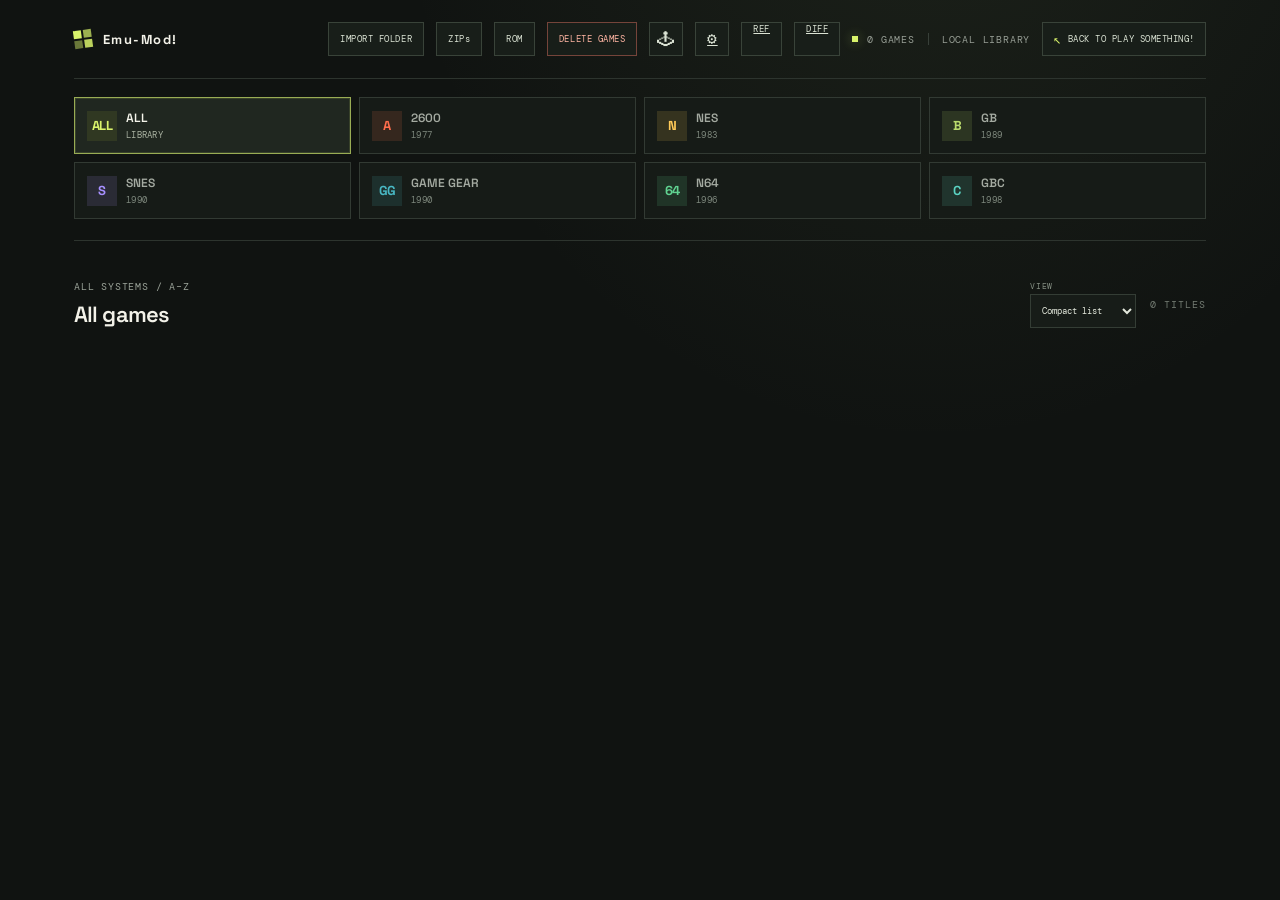
<file: index.html>
<!doctype html>
<html lang="en"><head><meta charset="utf-8"><meta name="viewport" content="width=device-width,initial-scale=1,viewport-fit=cover"><meta name="theme-color" content="#101311"><link rel="icon" href="data:,"><link rel="preconnect" href="https://fonts.googleapis.com"><link rel="preconnect" href="https://fonts.gstatic.com" crossorigin><link href="https://fonts.googleapis.com/css2?family=DM+Mono:wght@400;500&family=Space+Grotesk:wght@400;500;600;700&display=swap" rel="stylesheet"><title>Emu-Mod!</title><link rel="stylesheet" href="style.css"></head>
<body><div class="page-shell"><header class="topbar"><a class="brand" id="brand-home" href="./" aria-label="Emu-Mod! home"><span class="brand-mark" aria-hidden="true"><i></i><i></i><i></i><i></i></span><span>Emu-Mod!</span></a><div class="header-actions"><button class="import-trigger" id="import-folder-button" type="button" aria-label="Import a folder of zipped games"><span class="import-full">IMPORT FOLDER</span><span class="import-short">IMPORT</span></button><button class="import-trigger import-zip-trigger" id="import-zip-button" type="button" aria-label="Choose ZIP files">ZIPs</button><button class="import-trigger import-rom-trigger" id="import-rom-button" type="button" aria-label="Load ROM files directly">ROM</button><button class="import-trigger clear-library-trigger" id="clear-library-button" type="button" aria-label="Delete all games from this browser cache" title="Delete all games and saved states from this browser"><span class="clear-library-full">DELETE GAMES</span><span class="clear-library-short">CLEAR</span></button><span class="clear-cache-feedback" id="clear-cache-feedback" role="status" hidden></span><button class="import-trigger catalog-toggle" id="catalog-toggle" type="button" aria-label="Show all games" title="Show all games" aria-pressed="false" disabled><span aria-hidden="true">🕹</span></button><a class="import-trigger config-toggle" href="config.html" aria-label="Emulator configuration" title="Emulator configuration"><span aria-hidden="true">⚙</span></a><a class="import-trigger reference-toggle" href="emulator-reference.html" aria-label="EmulatorJS-mod technical reference" title="EmulatorJS-mod technical reference">REF</a><a class="import-trigger reference-toggle" href="engine-differences.html" aria-label="EmulatorJS and EmulatorJS-mod differences" title="Engine differences">DIFF</a><a class="import-trigger header-page-link" id="header-links-link" href="links.html" hidden>LINKS</a><input id="folder-picker" type="file" accept=".zip,application/zip" webkitdirectory directory multiple hidden><input id="zip-picker" type="file" accept=".zip,application/zip" multiple hidden><input id="rom-picker" type="file" accept=".a26,.nes,.sfc,.smc,.gb,.gbc,.gg,.z64,.n64,.v64" multiple hidden><div class="library-status"><span class="status-dot"></span><span id="game-count">0 GAMES</span><span class="status-divider"></span><span class="local-label">LOCAL LIBRARY</span></div><a class="play-home-link" href="https://jackrose2028.github.io/play" aria-label="Back to Play Something!"><span aria-hidden="true">↖</span><span class="play-home-long">BACK TO PLAY SOMETHING!</span><span class="play-home-short">PLAY SOMETHING!</span></a></div></header><div class="import-status" id="import-status" role="status" aria-live="polite" hidden><strong id="import-message"></strong><span id="import-detail"></span></div>
<main><nav class="systems" id="systems" aria-label="Choose a console"></nav><section class="shelf" aria-live="polite"><div class="shelf-heading"><div><span class="eyebrow" id="system-era"></span><h2 id="system-name"></h2></div><div class="shelf-tools"><label class="search-box" id="search-box" hidden><button class="search-commit" id="search-commit" type="button" aria-label="Apply game search" title="Apply search">⌕</button><input id="game-search" type="search" placeholder="Find a game" autocomplete="off" aria-label="Search this system"><kbd>/</kbd></label><label class="view-select"><span>VIEW</span><select id="library-view" aria-label="Library view"><option value="compact-list">Compact list</option><option value="standard-list">Standard list</option><option value="detailed-list">Detailed list</option><option value="grid">Grid</option><option value="compact-grid">Compact grid</option><option value="card-grid">Card grid</option><option value="spacious-cards">Spacious cards</option><option value="tiles">Tiles</option><option value="table">Table</option><option value="console-color">Console colors</option></select></label><span class="shelf-index" id="shelf-index"></span></div></div><nav class="alphabet-filter" id="alphabet-filter" aria-label="Filter games by first character" hidden></nav><div class="filter-bar" id="filter-bar" aria-label="Filter games by metadata" hidden></div><div class="game-grid" id="game-grid" hidden></div></section></main>
</div>
<section class="player-overlay" id="player-overlay" aria-hidden="true" role="dialog" aria-modal="true" aria-label="Game player"><div class="player-topline"><div class="player-heading"><span class="live-indicator"></span><span id="player-title">Now playing</span><span id="save-stamp" class="save-stamp" aria-live="polite"></span></div><button class="close-player" id="close-player" aria-label="Close game"><span>ESC</span><b aria-hidden="true">×</b></button></div><div class="player-stage"><div id="emulator-player"></div><div class="visual-overlay" id="visual-overlay" aria-hidden="true" hidden></div></div><div class="touch-deck" id="touch-deck" aria-label="Touch game controls"><div class="touch-left"><div class="touch-dpad" aria-label="Direction pad"><button class="pad-key pad-up" data-pad="4" aria-label="Up">▲</button><button class="pad-key pad-left" data-pad="6" aria-label="Left">◀</button><span class="pad-center" aria-hidden="true"></span><button class="pad-key pad-right" data-pad="7" aria-label="Right">▶</button><button class="pad-key pad-down" data-pad="5" aria-label="Down">▼</button></div><div class="state-controls" id="state-controls" hidden><button class="state-key" id="state-button" type="button" aria-haspopup="menu" aria-expanded="false">STATE</button><span class="state-status" id="state-status" aria-live="polite"></span><div class="state-menu" id="state-menu" role="menu" hidden><button type="button" role="menuitem" data-state-action="save">SAVE</button><button type="button" role="menuitem" data-state-action="load">LOAD</button></div></div></div><div class="touch-mid"><button class="small-key" data-pad="2" data-control="select" aria-label="Select">SELECT</button><button class="small-key" data-pad="3" data-control="start" aria-label="Start">START</button></div><div class="touch-actions"><div class="shoulder-keys" id="shoulder-keys"></div><div class="face-keys" id="face-keys"></div></div></div></div></section><script type="module" src="app.js"></script></body></html>
</file>
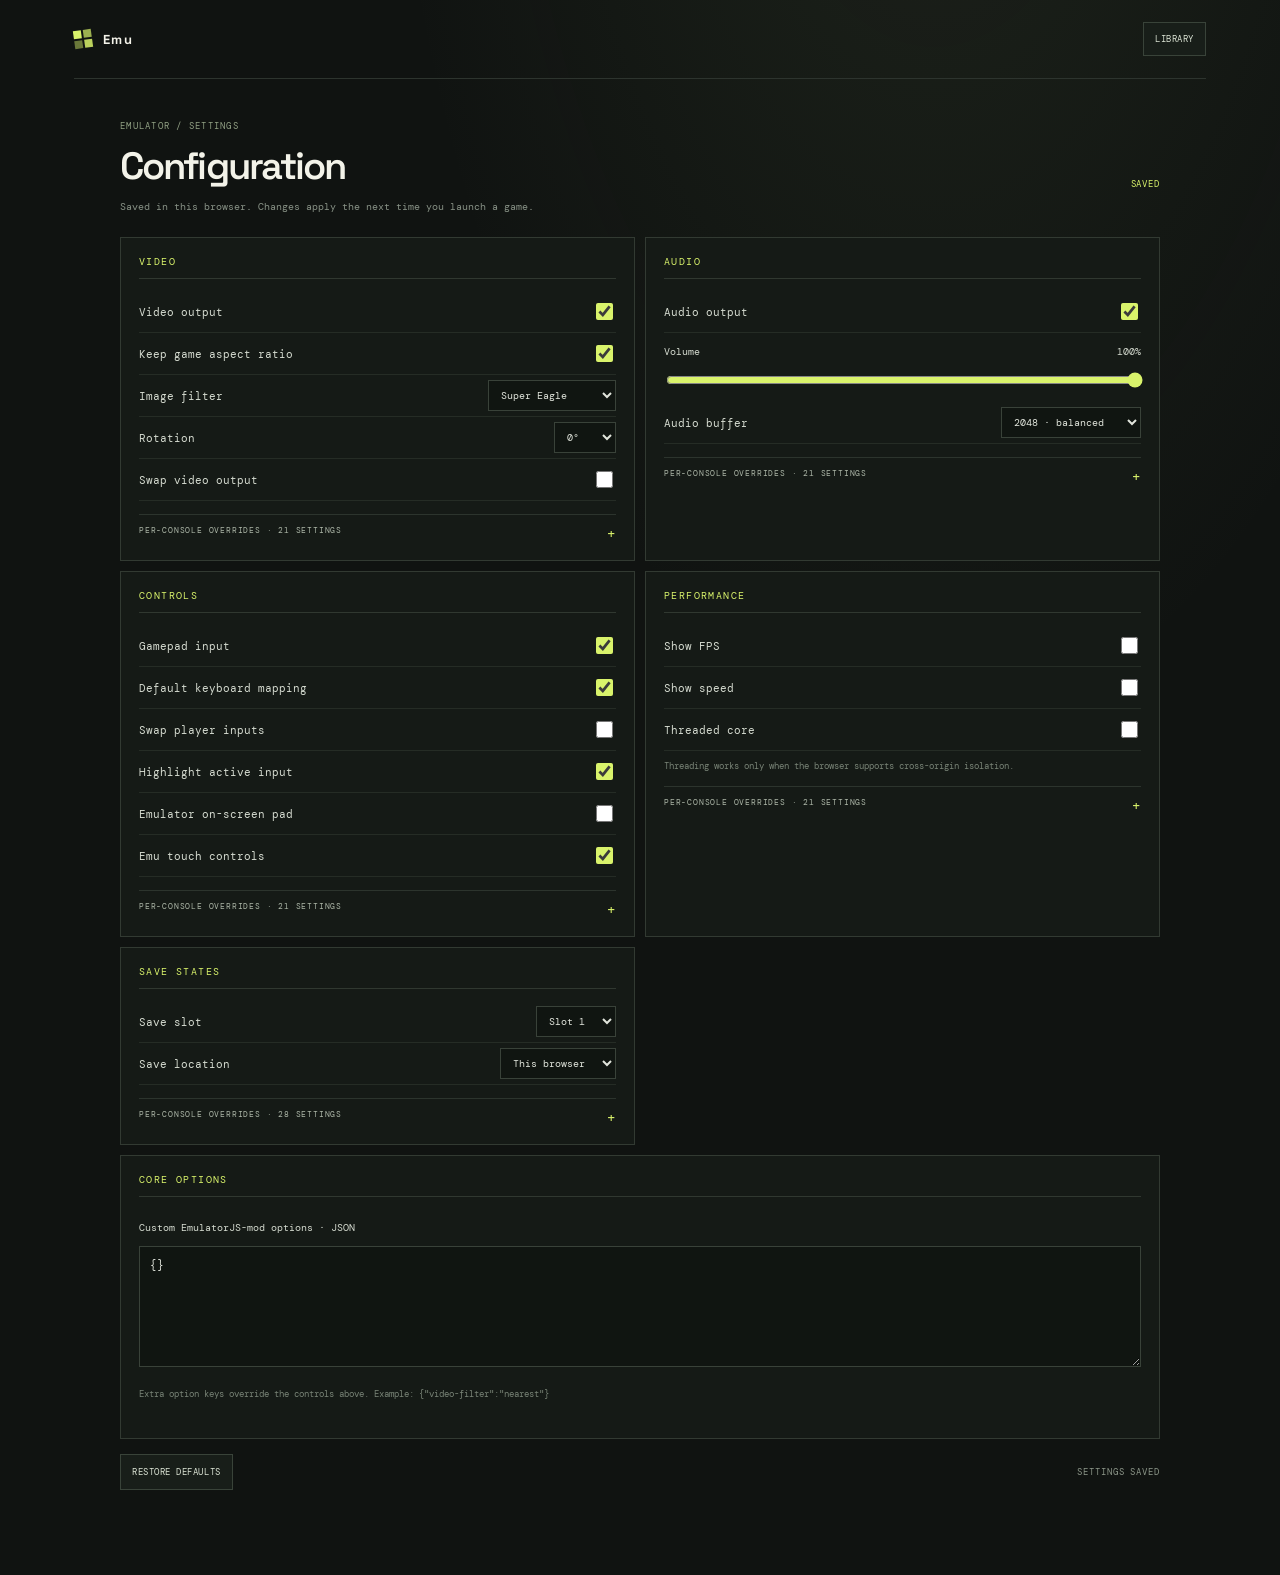
<file: config.html>
<!doctype html>
<html lang="en"><head><meta charset="utf-8"><meta name="viewport" content="width=device-width,initial-scale=1,viewport-fit=cover"><meta name="theme-color" content="#101311"><link rel="icon" href="data:,"><link rel="preconnect" href="https://fonts.googleapis.com"><link rel="preconnect" href="https://fonts.gstatic.com" crossorigin><link href="https://fonts.googleapis.com/css2?family=DM+Mono:wght@400;500&family=Space+Grotesk:wght@400;500;600;700&display=swap" rel="stylesheet"><title>Emu Config</title><link rel="stylesheet" href="style.css"><link rel="stylesheet" href="config.css"></head>
<body><div class="page-shell config-shell"><header class="topbar"><a class="brand" href="./" aria-label="Emu home"><span class="brand-mark" aria-hidden="true"><i></i><i></i><i></i><i></i></span><span>Emu</span></a><nav class="links-header-actions" aria-label="Site links"><a class="import-trigger header-page-link" href="./">LIBRARY</a></nav></header>
<main class="config-main"><div class="config-heading"><div><span class="config-eyebrow">EMULATOR / SETTINGS</span><h1>Configuration</h1></div><span class="save-indicator" id="save-indicator" role="status" aria-live="polite">SAVED</span></div><p class="config-note">Saved in this browser. Changes apply the next time you launch a game.</p>
<form id="settings-form" autocomplete="off"><div class="config-grid">
<section class="config-card"><h2>VIDEO</h2><label class="config-row"><span>Video output</span><input type="checkbox" data-setting="videoEnabled"></label><label class="config-row"><span>Keep game aspect ratio</span><input type="checkbox" data-setting="aspectRatio"></label><label class="config-row"><span>Image filter</span><select data-setting="videoFilter" id="video-filter-select"></select></label><label class="config-row"><span>Rotation</span><select data-setting="videoRotate"><option value="0">0°</option><option value="90">90°</option><option value="180">180°</option><option value="270">270°</option></select></label><label class="config-row"><span>Swap video output</span><input type="checkbox" data-setting="swapVideo"></label><div class="override-host" data-overrides="video"></div></section>
<section class="config-card"><h2>AUDIO</h2><label class="config-row"><span>Audio output</span><input type="checkbox" data-setting="audioEnabled"></label><label class="config-stack"><span>Volume <output data-output="audioVolume"></output></span><input type="range" min="0" max="100" step="1" data-setting="audioVolume"></label><label class="config-row"><span>Audio buffer</span><select data-setting="audioBufferSize"><option value="256">256 · low latency</option><option value="512">512</option><option value="1024">1024</option><option value="2048">2048 · balanced</option><option value="4096">4096 · stable</option></select></label><div class="override-host" data-overrides="audio"></div></section>
<section class="config-card"><h2>CONTROLS</h2><label class="config-row"><span>Gamepad input</span><input type="checkbox" data-setting="gamepad"></label><label class="config-row"><span>Default keyboard mapping</span><input type="checkbox" data-setting="defaultMapping"></label><label class="config-row"><span>Swap player inputs</span><input type="checkbox" data-setting="swapPlayers"></label><label class="config-row"><span>Highlight active input</span><input type="checkbox" data-setting="inputHighlight"></label><label class="config-row"><span>Emulator on-screen pad</span><input type="checkbox" data-setting="emulatorTouch"></label><label class="config-row"><span>Emu touch controls</span><input type="checkbox" data-setting="customTouchControls"></label><div class="override-host" data-overrides="controls"></div></section>
<section class="config-card"><h2>PERFORMANCE</h2><label class="config-row"><span>Show FPS</span><input type="checkbox" data-setting="showFps"></label><label class="config-row"><span>Show speed</span><input type="checkbox" data-setting="showSpeed"></label><label class="config-row"><span>Threaded core</span><input type="checkbox" data-setting="threaded"></label><p class="config-help">Threading works only when the browser supports cross-origin isolation.</p><div class="override-host" data-overrides="performance"></div></section>
<section class="config-card"><h2>SAVE STATES</h2><label class="config-row"><span>Save slot</span><select data-setting="saveSlot"><option value="1">Slot 1</option><option value="2">Slot 2</option><option value="3">Slot 3</option><option value="4">Slot 4</option><option value="5">Slot 5</option><option value="6">Slot 6</option><option value="7">Slot 7</option><option value="8">Slot 8</option><option value="9">Slot 9</option><option value="10">Slot 10</option></select></label><label class="config-row"><span>Save location</span><select data-setting="saveLocation"><option value="browser">This browser</option><option value="download">Download file</option></select></label><div class="override-host" data-overrides="saves"></div></section>
<section class="config-card config-advanced"><h2>CORE OPTIONS</h2><label class="config-stack"><span>Custom EmulatorJS-mod options · JSON</span><textarea id="custom-options" rows="6" spellcheck="false" aria-label="Custom EmulatorJS-mod options as JSON"></textarea></label><p class="config-help">Extra option keys override the controls above. Example: {"video-filter":"nearest"}</p><div class="config-error" id="config-error" role="status" aria-live="polite"></div></section>
</div><div class="config-actions"><button class="import-trigger" id="reset-config" type="button">RESTORE DEFAULTS</button><span id="config-status" aria-live="polite">SETTINGS SAVED</span></div></form></main></div><script type="module" src="config.js"></script></body></html>
</file>
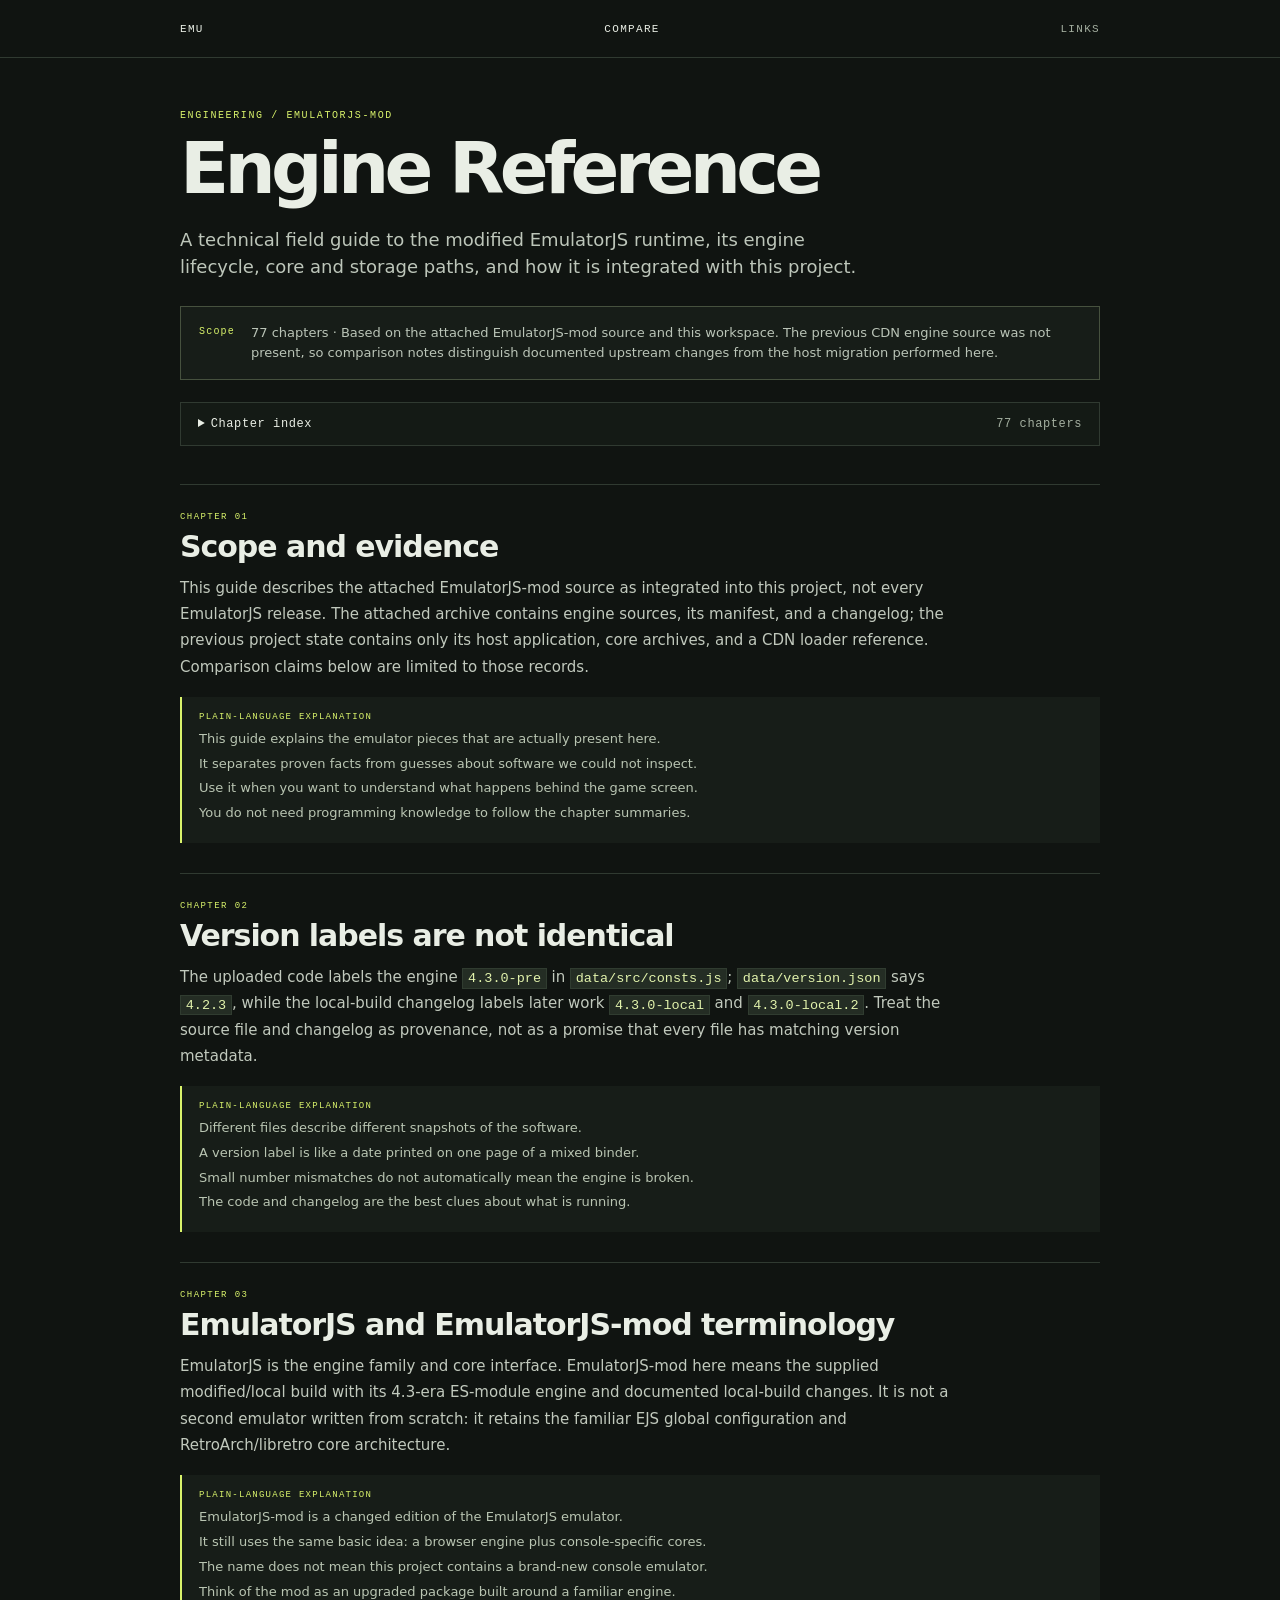
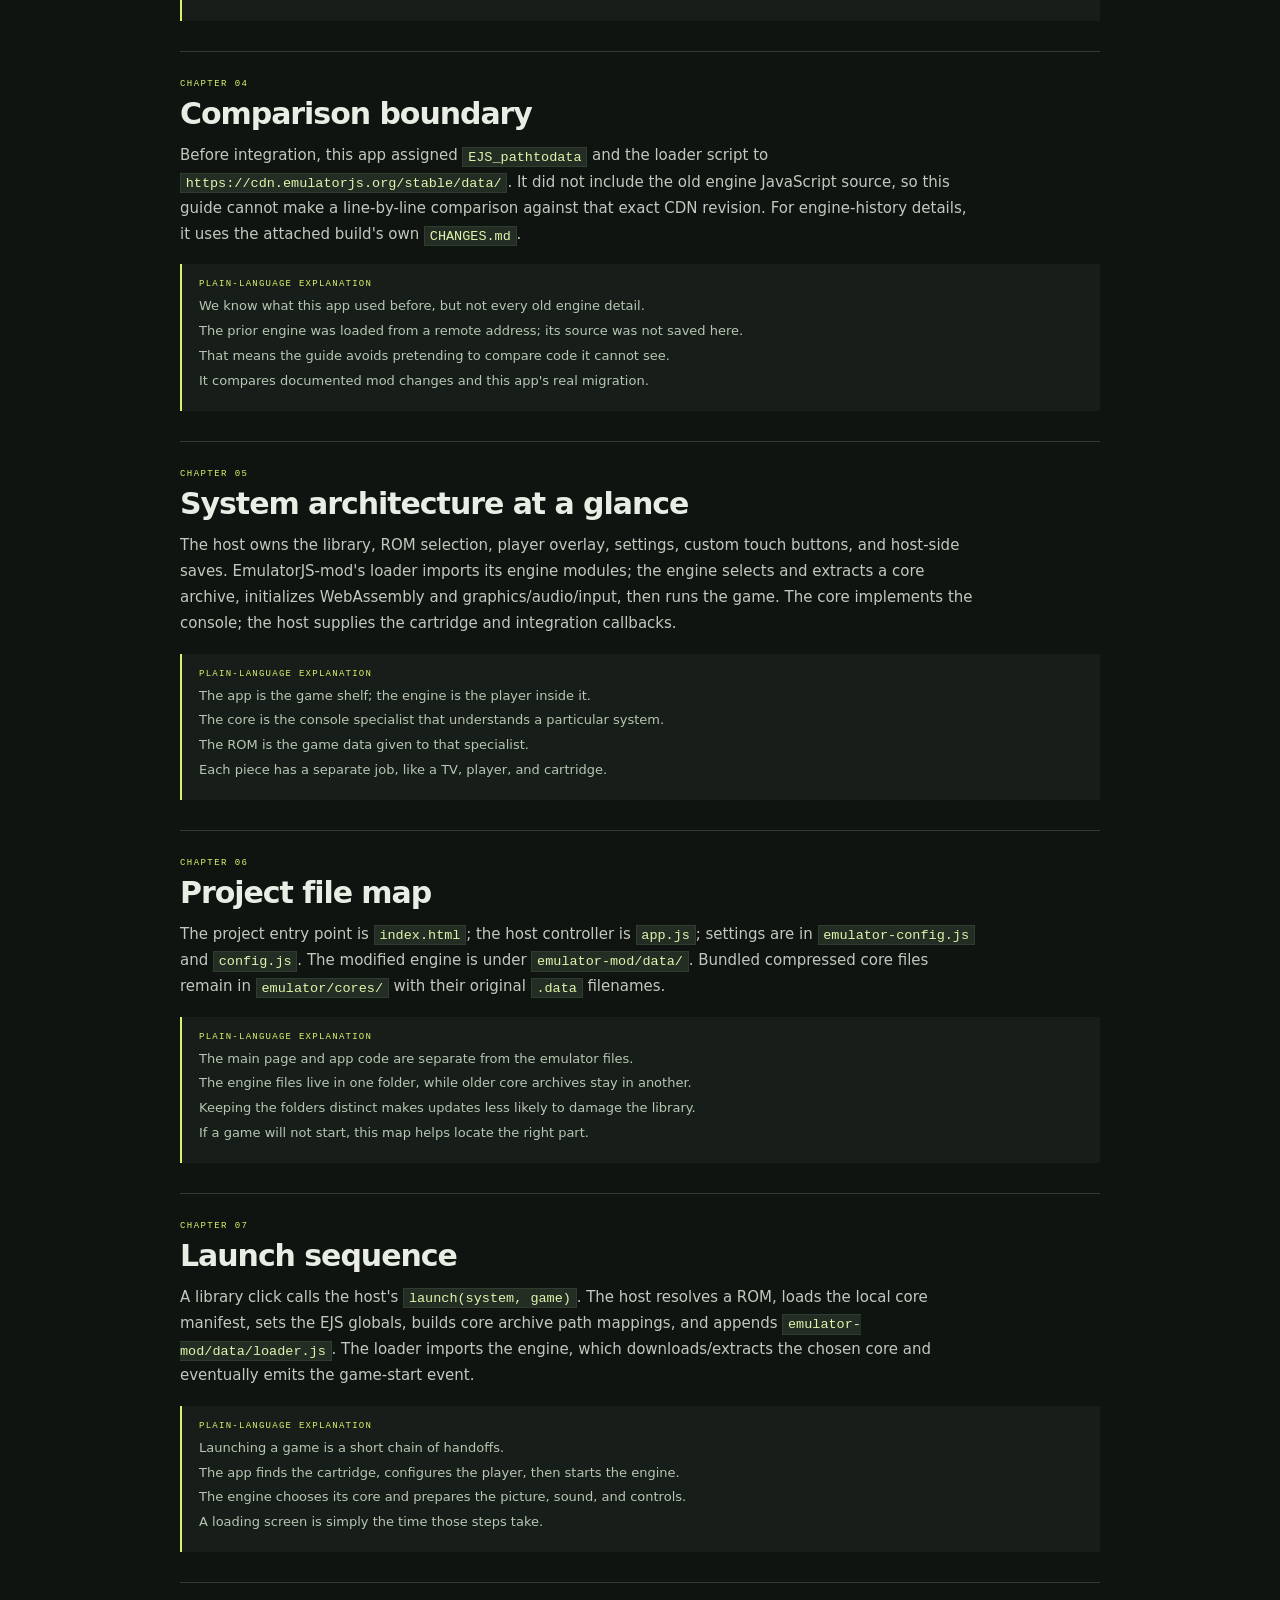
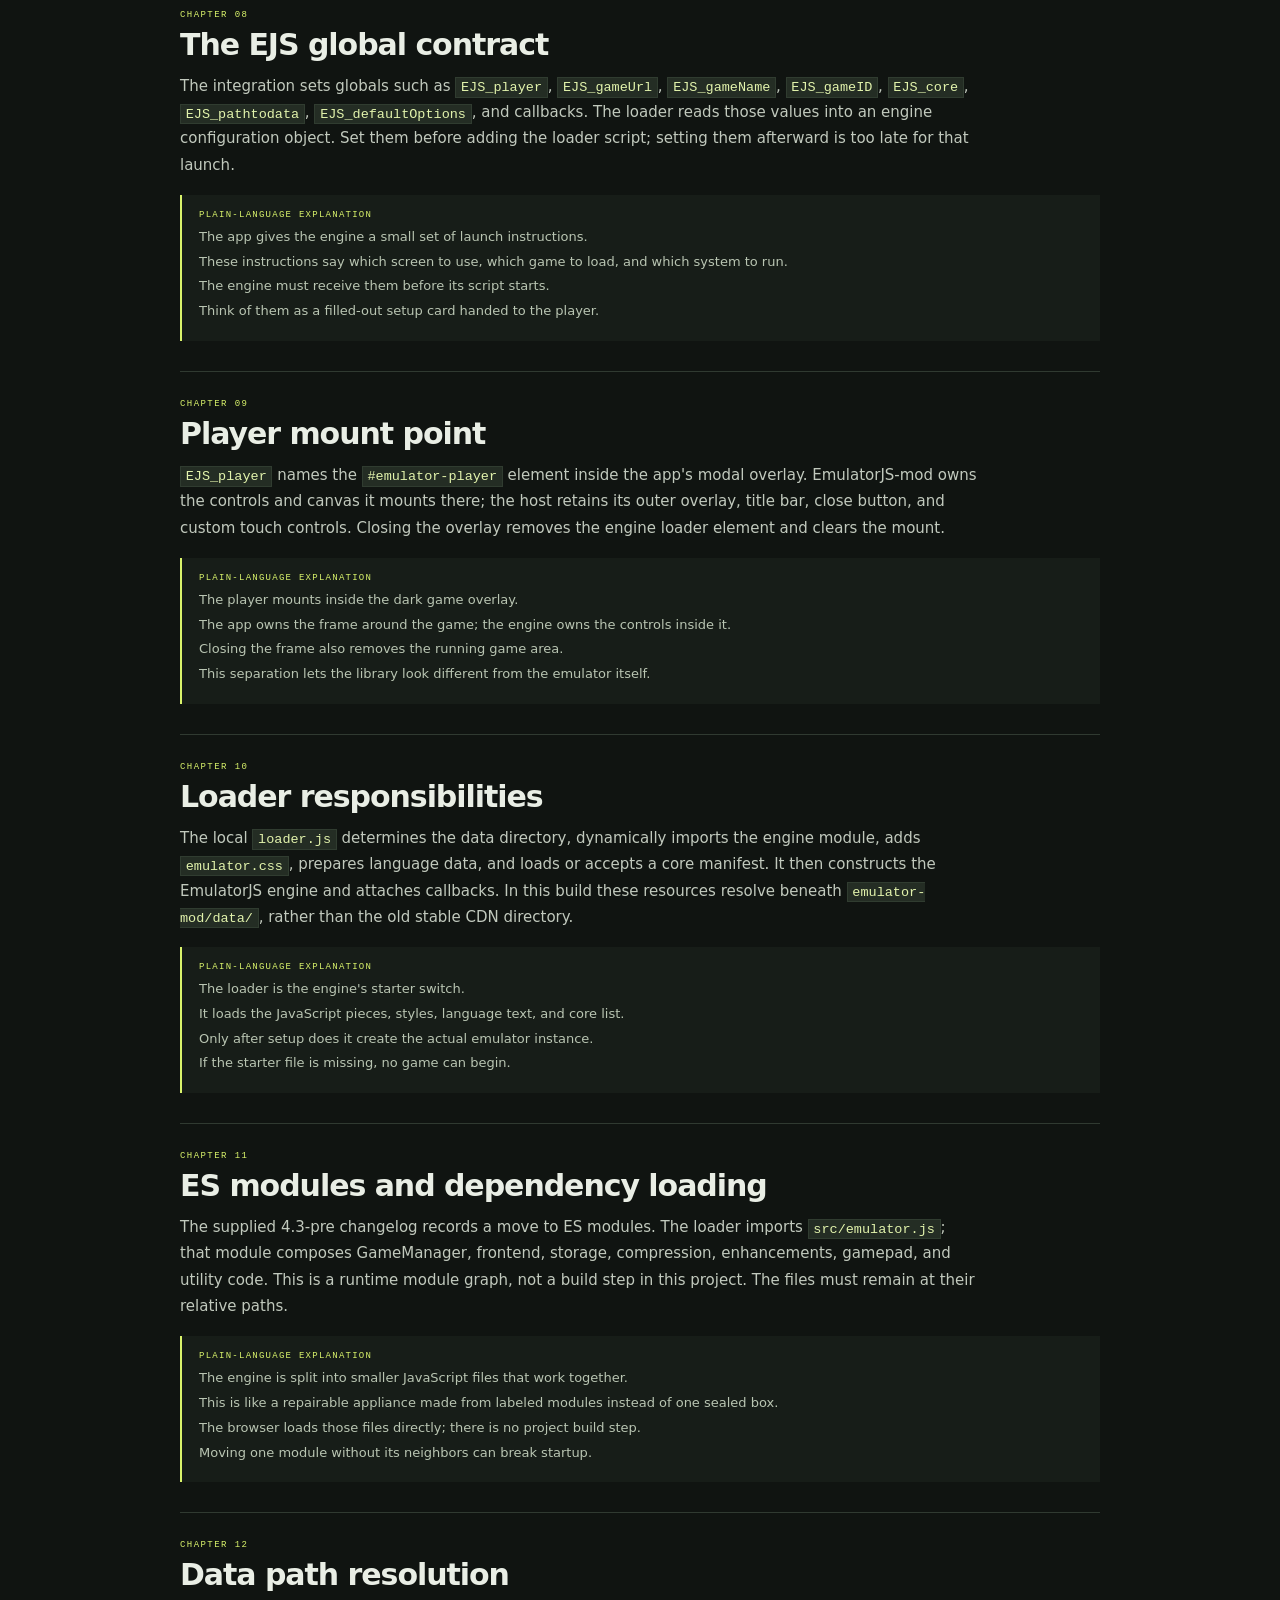
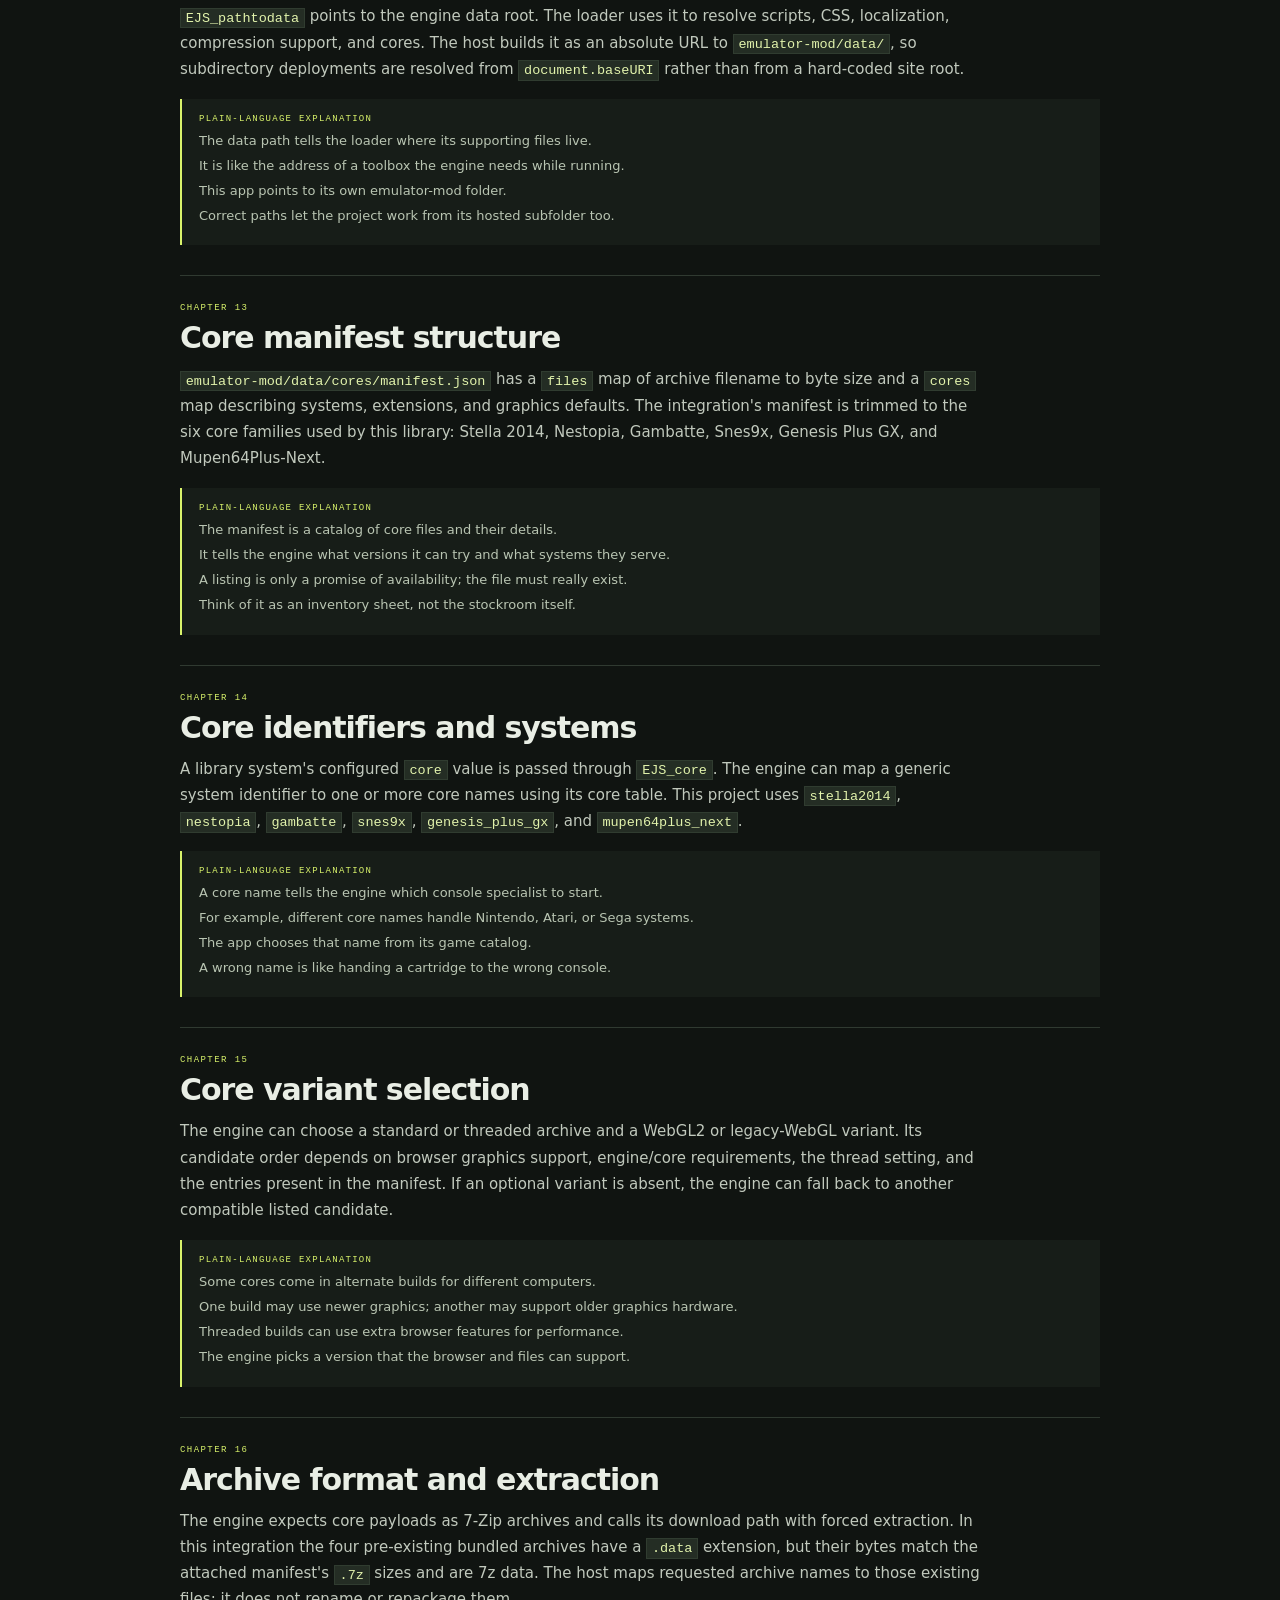
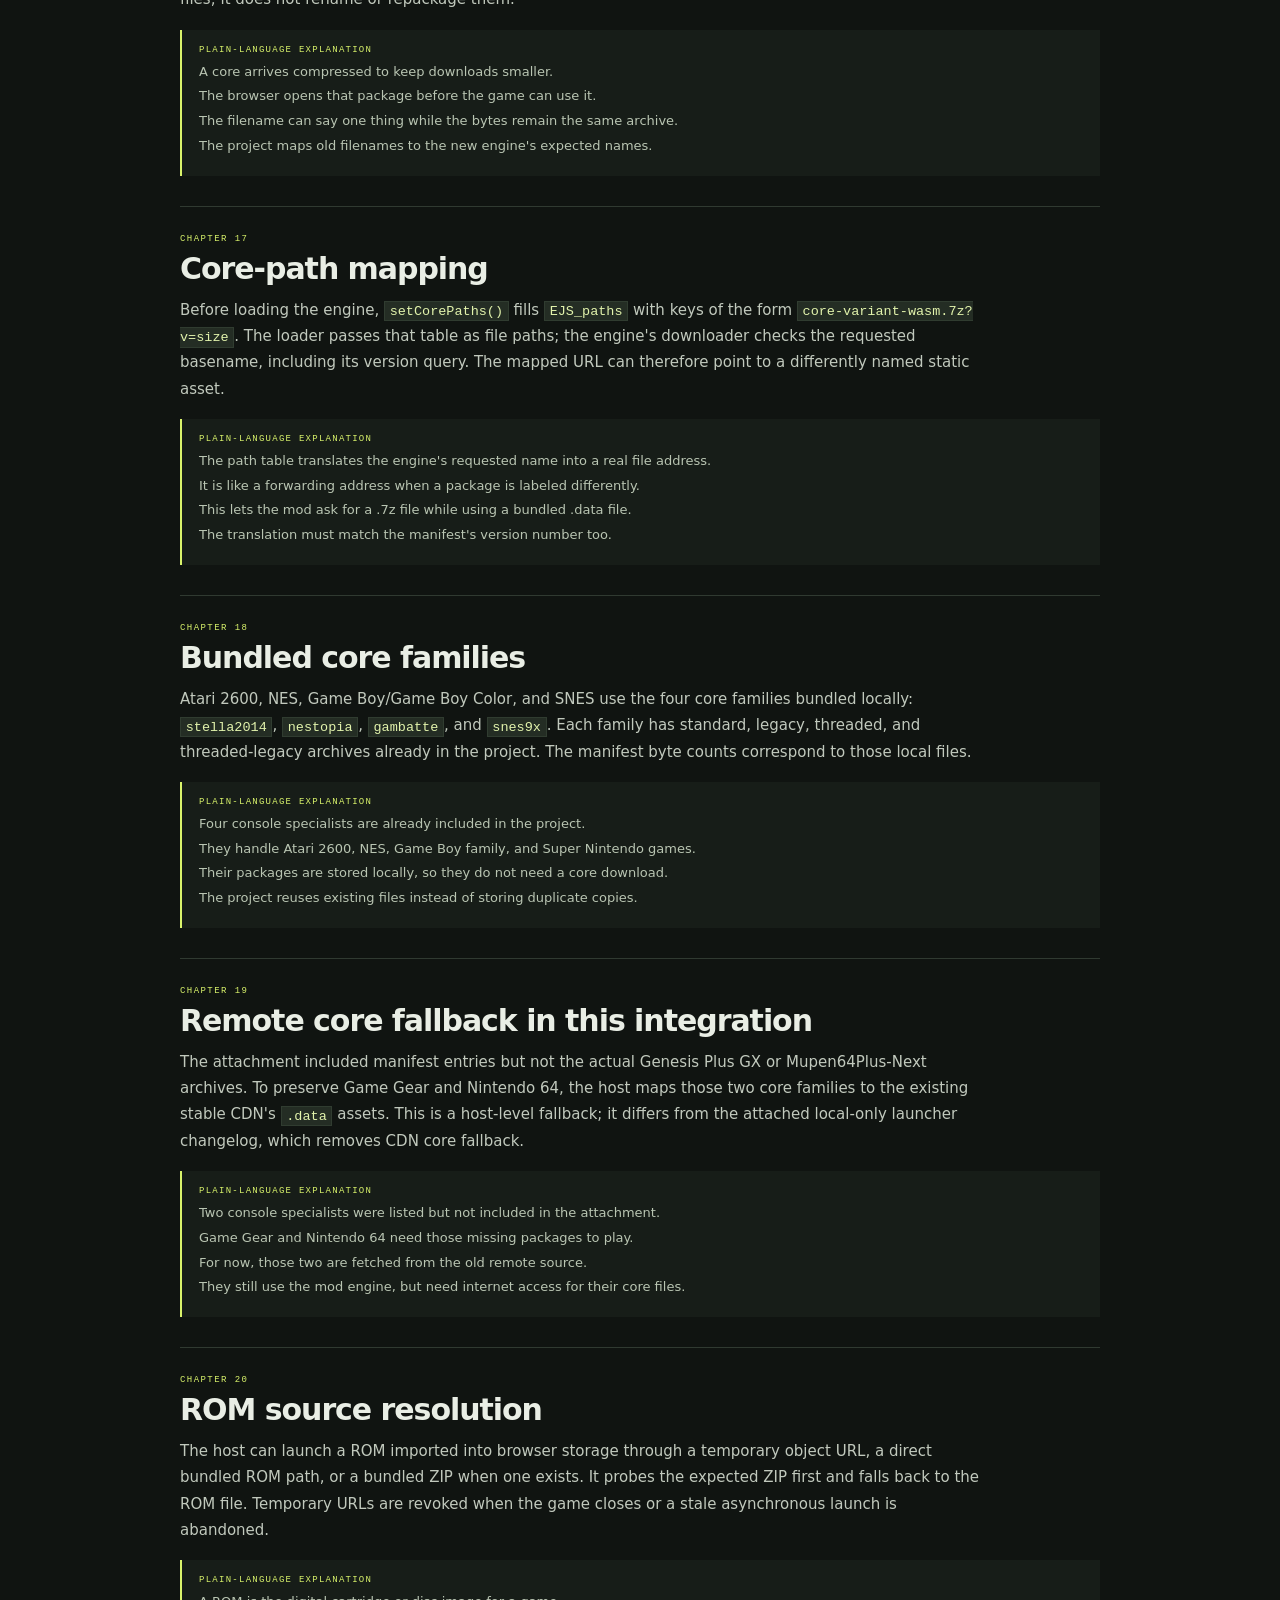
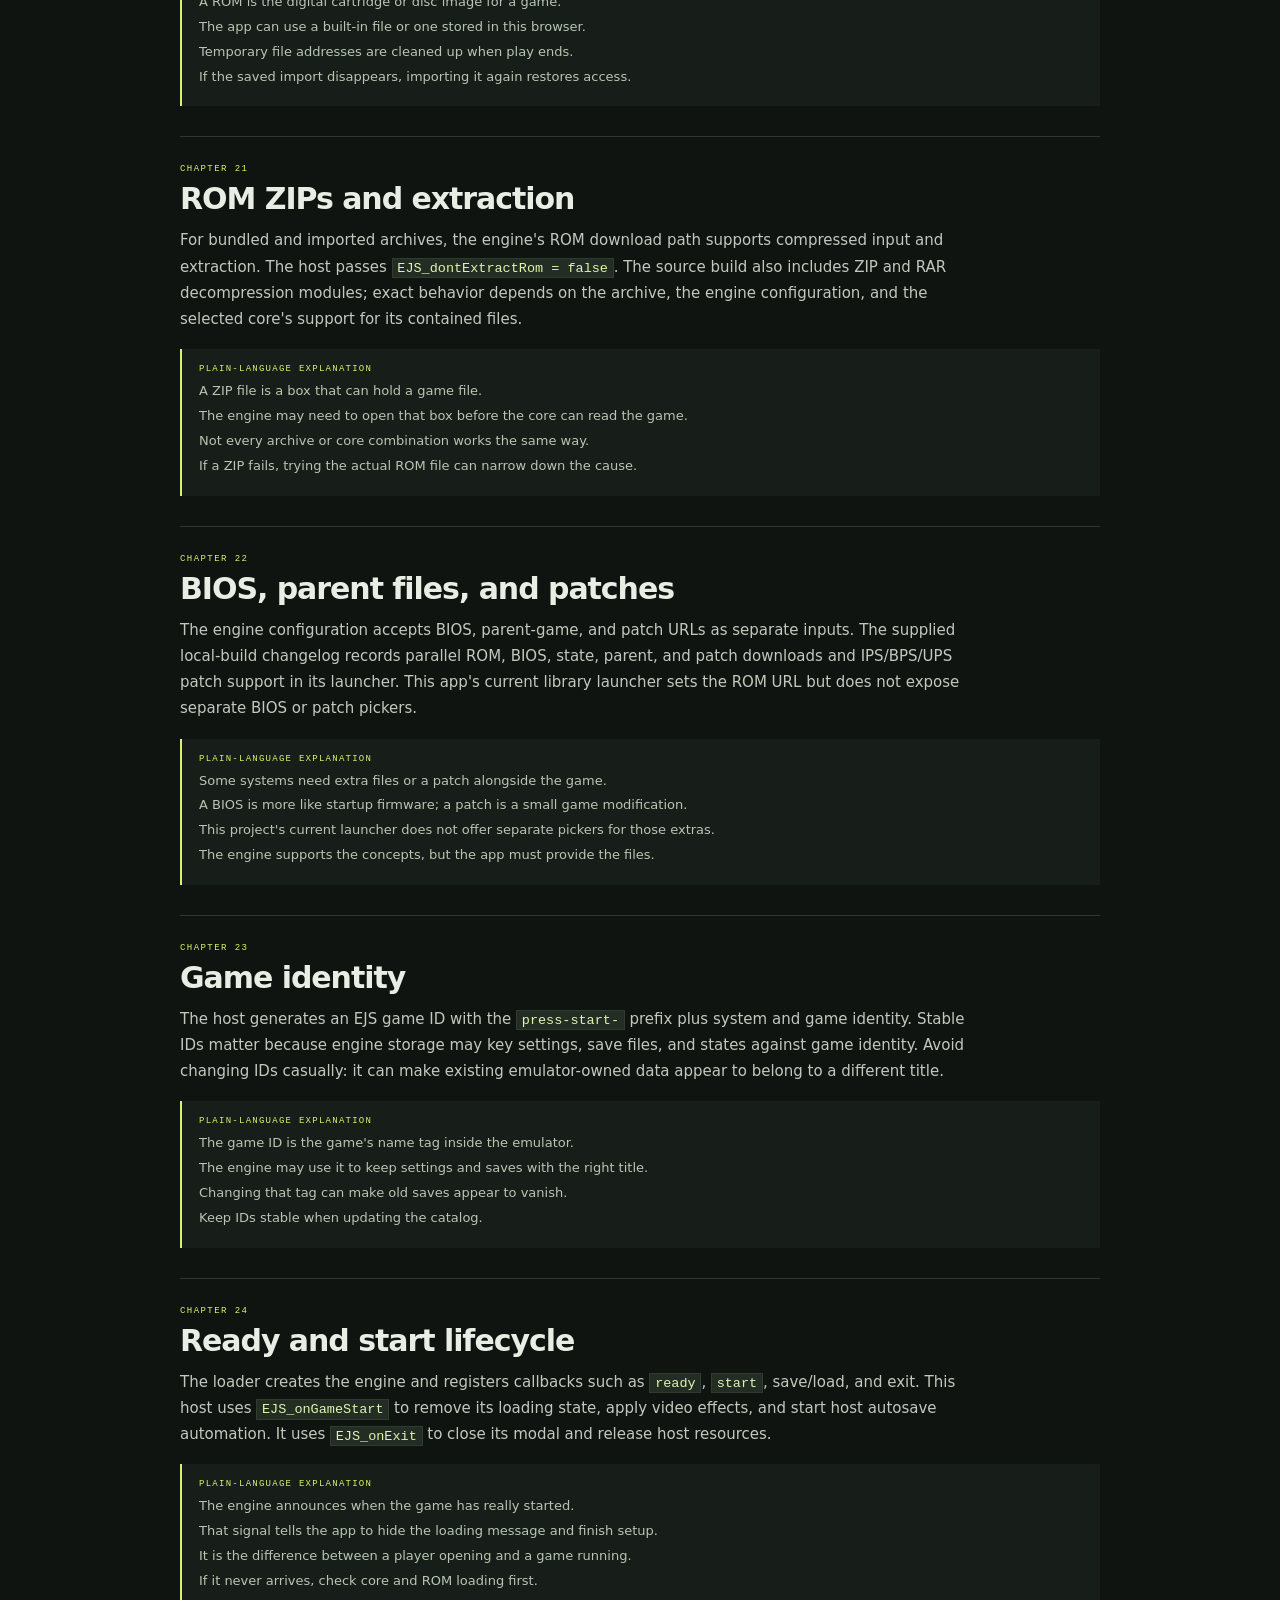
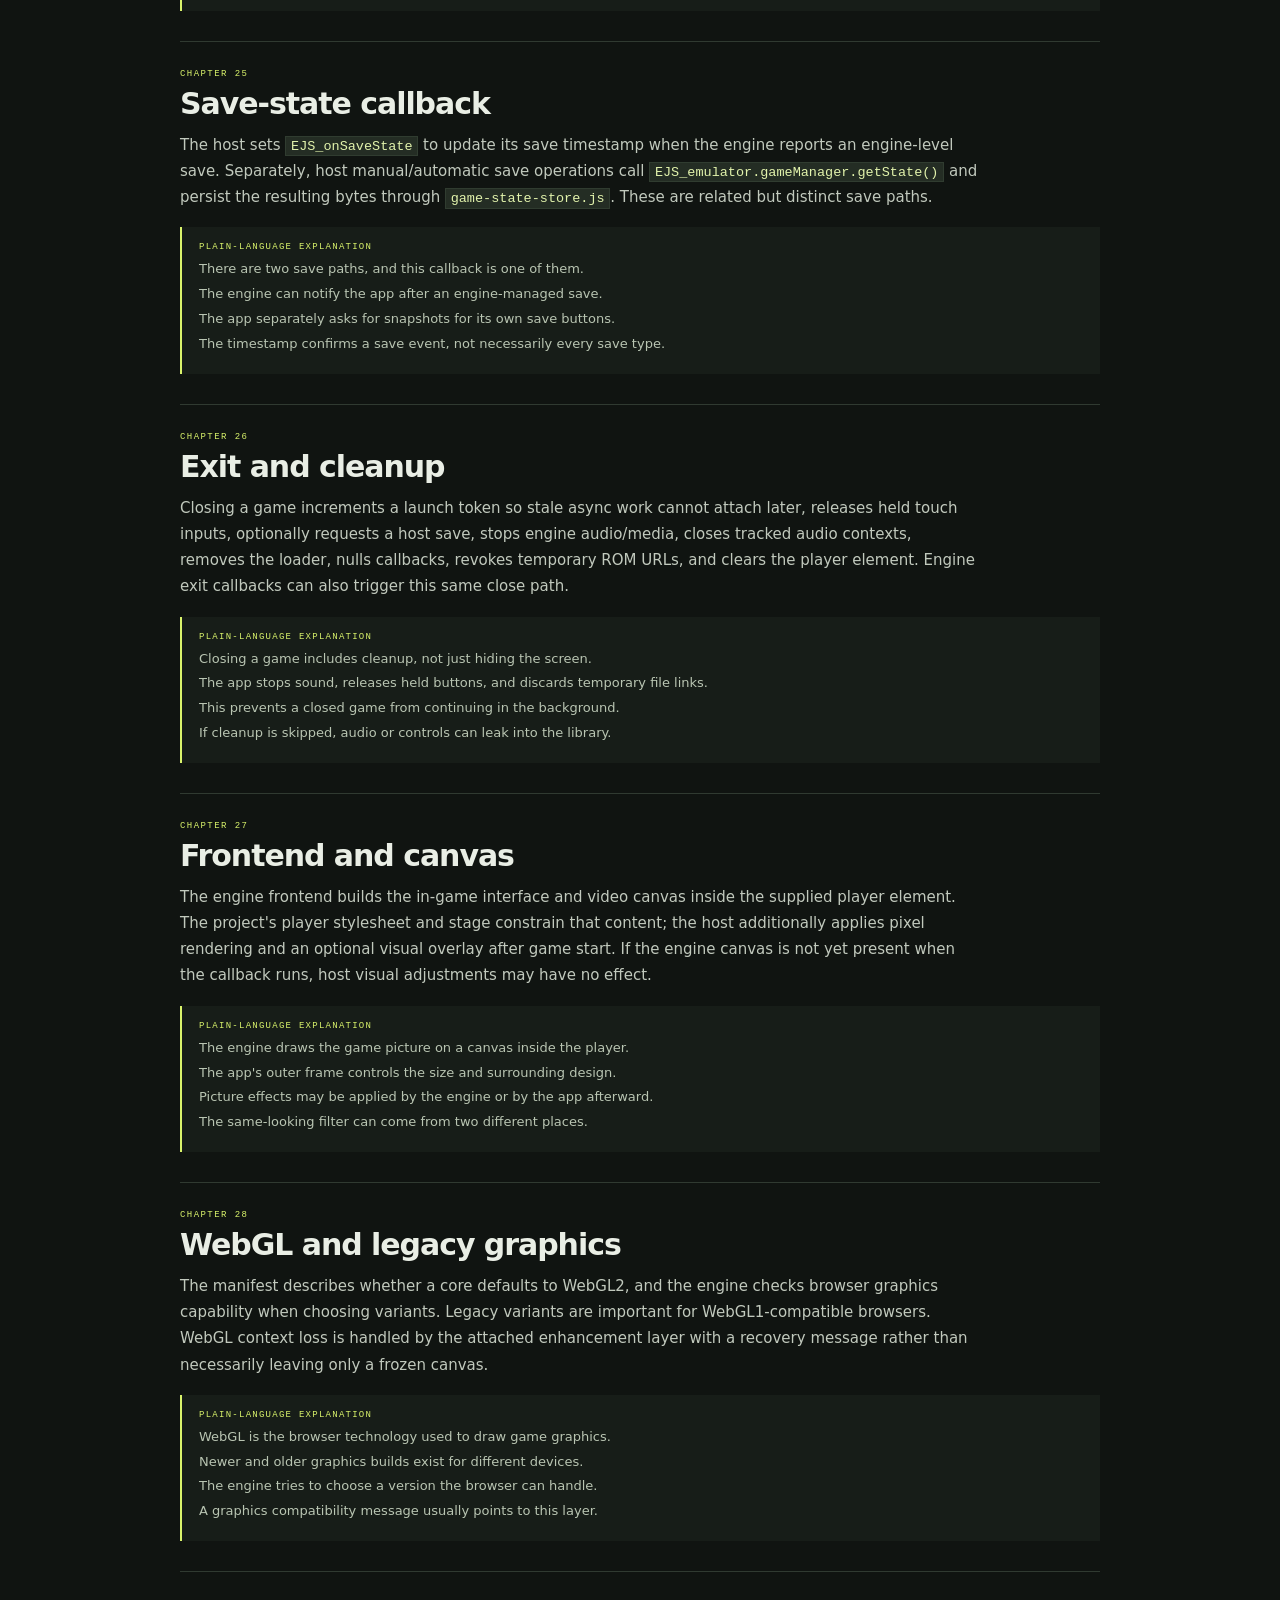
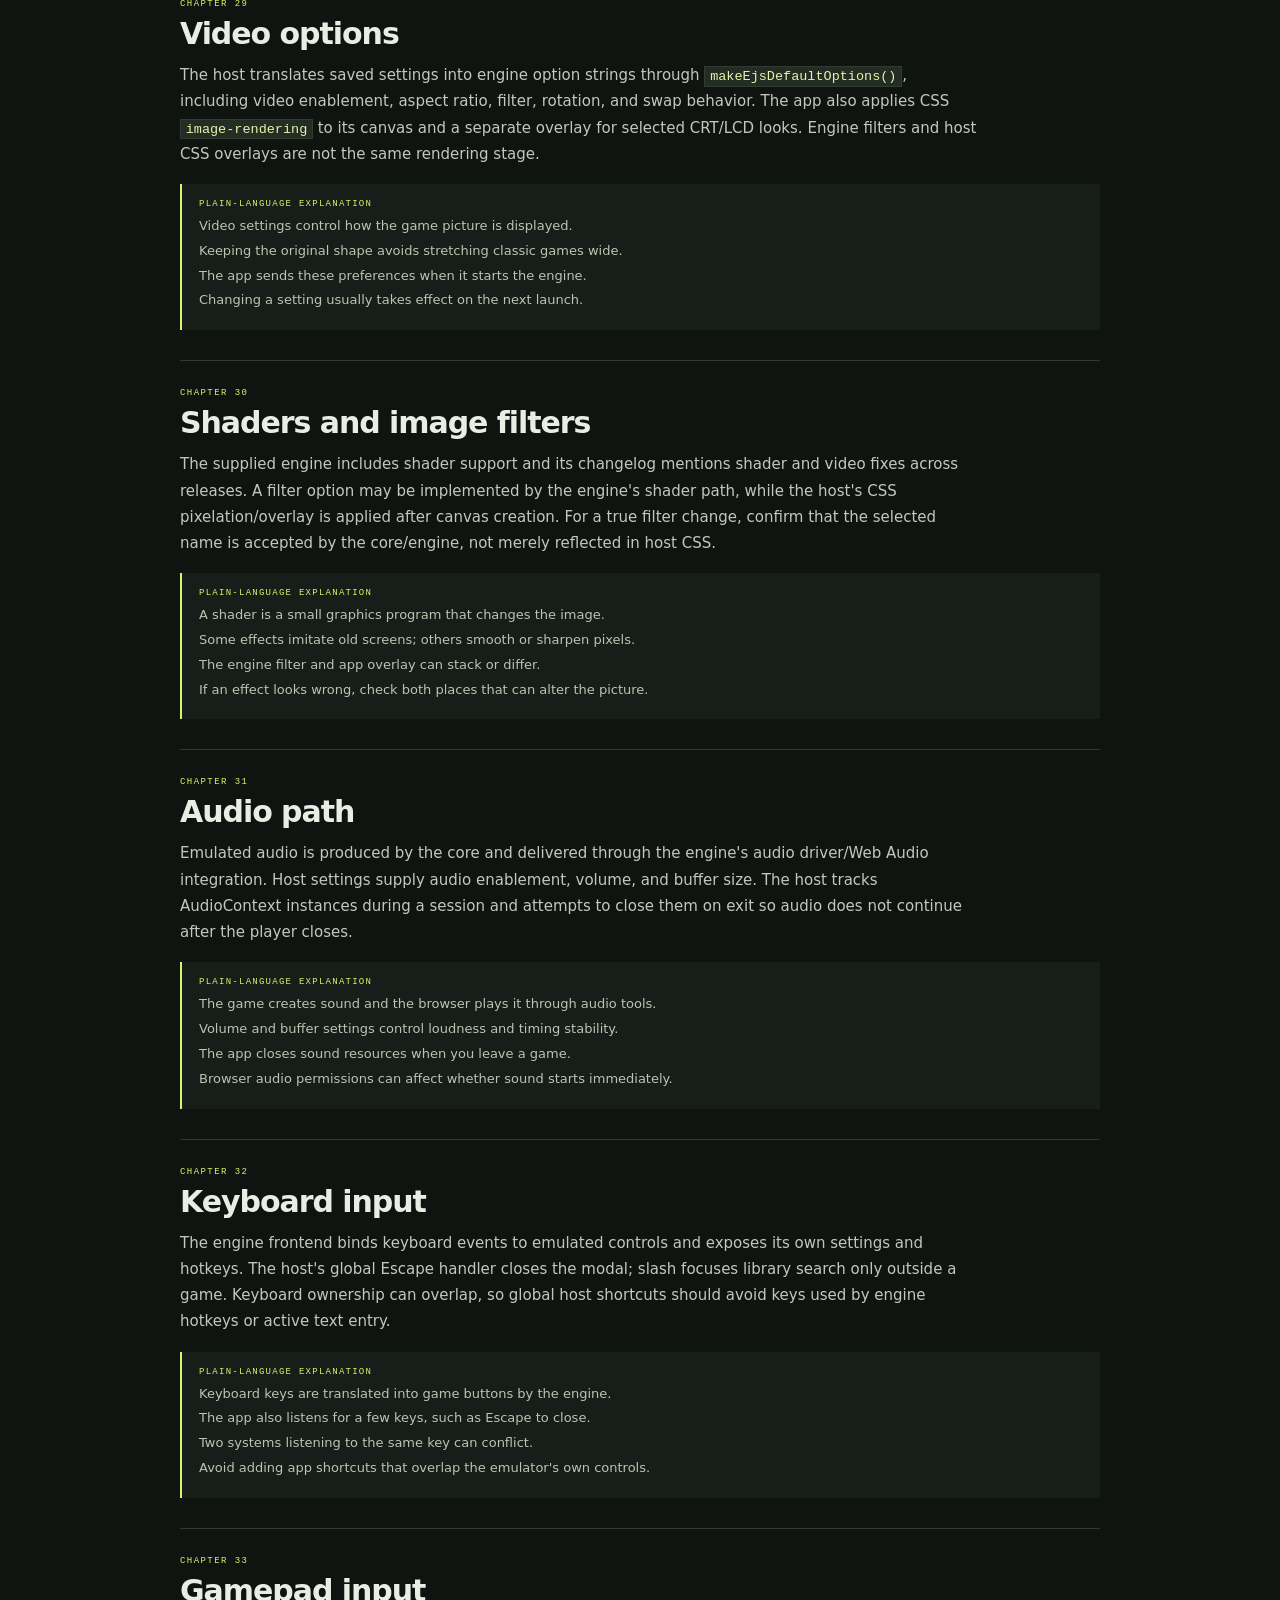
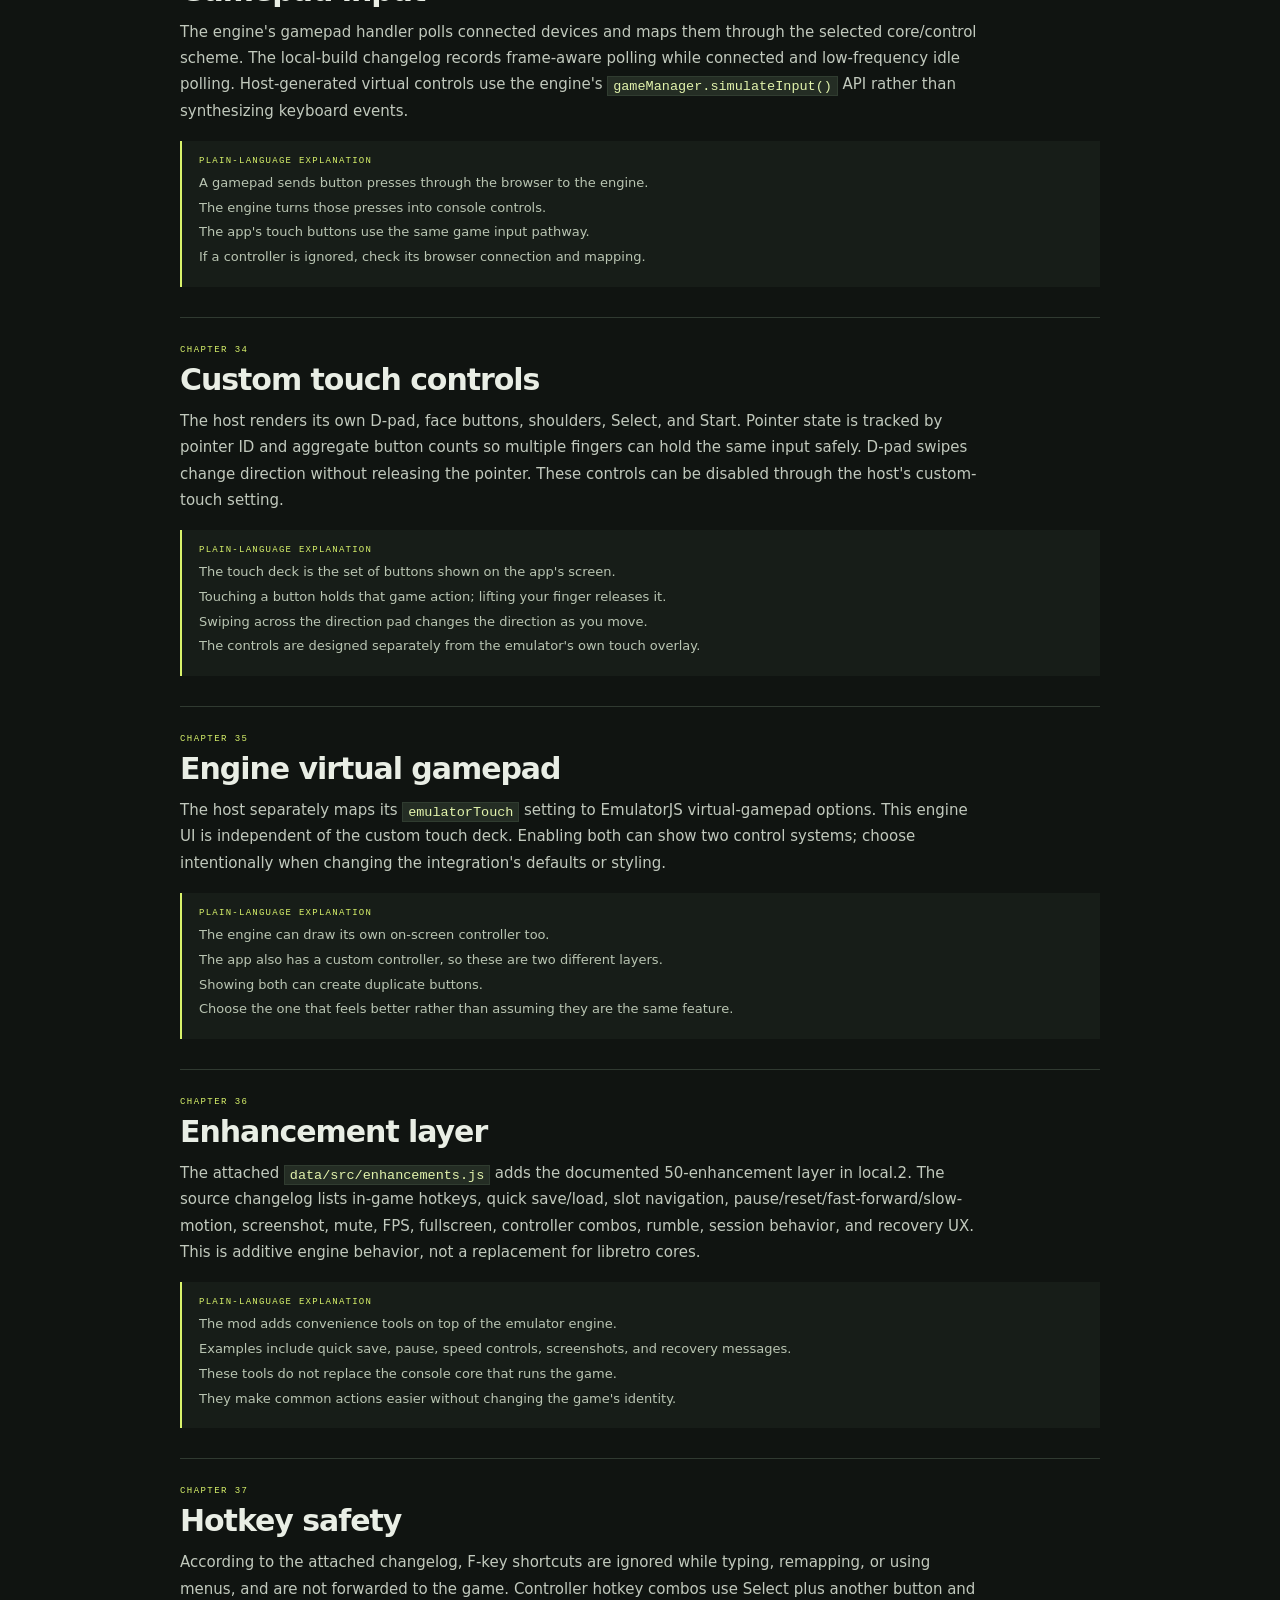
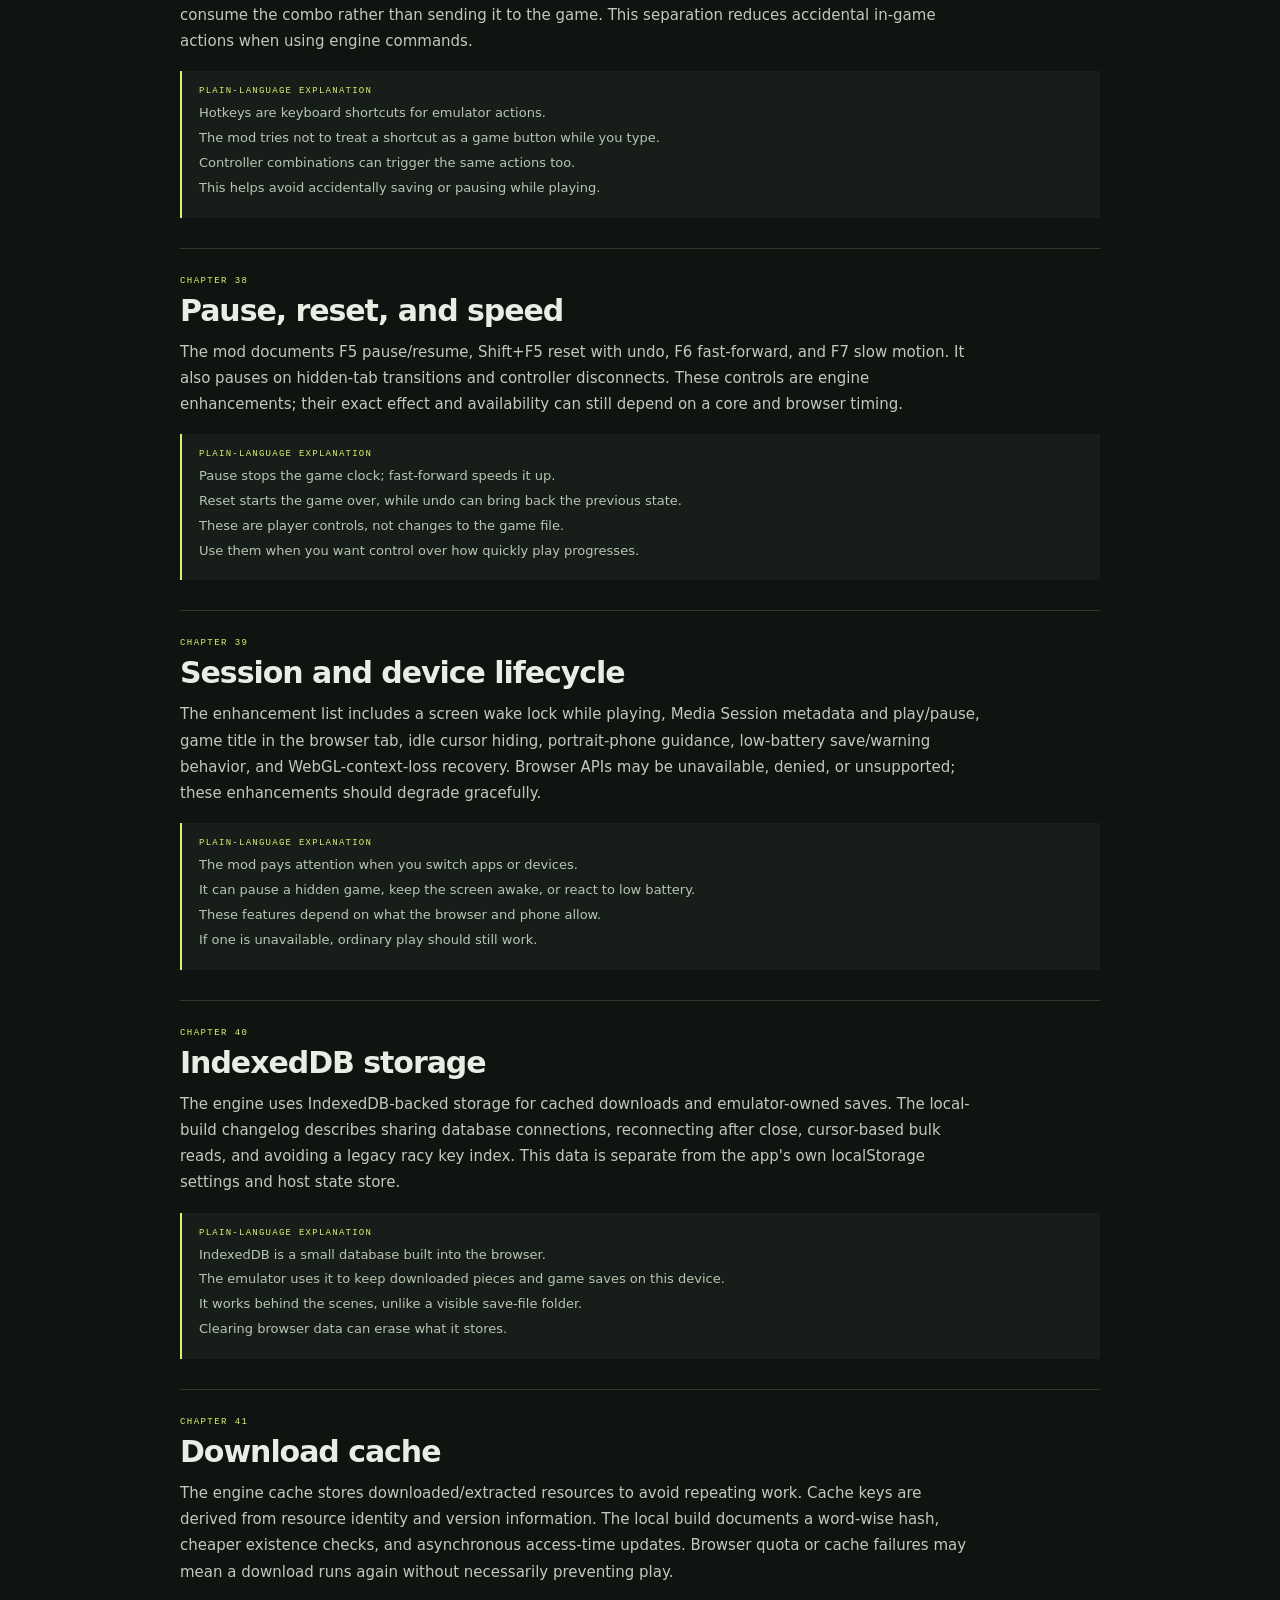
<file: emulator-reference.html>
<!doctype html>
<html lang="en"><head><meta charset="utf-8"><meta name="viewport" content="width=device-width,initial-scale=1"><meta name="theme-color" content="#101311"><link rel="icon" href="data:,"><title>Engine Reference</title><link rel="stylesheet" href="reference.css"></head><body><header class="doc-top"><a href="./">EMU</a><a href="engine-differences.html">COMPARE</a><a href="links.html">LINKS</a></header><main class="doc"><p class="kicker">ENGINEERING / EMULATORJS-MOD</p><h1>Engine Reference</h1><p class="lede">A technical field guide to the modified EmulatorJS runtime, its engine lifecycle, core and storage paths, and how it is integrated with this project.</p><div class="scope"><strong>Scope</strong><span>77 chapters · Based on the attached EmulatorJS-mod source and this workspace. The previous CDN engine source was not present, so comparison notes distinguish documented upstream changes from the host migration performed here.</span></div><details class="toc"><summary>Chapter index <span>77 chapters</span></summary><ol><li><a href="#chapter-01">01 · Scope and evidence</a></li><li><a href="#chapter-02">02 · Version labels are not identical</a></li><li><a href="#chapter-03">03 · EmulatorJS and EmulatorJS-mod terminology</a></li><li><a href="#chapter-04">04 · Comparison boundary</a></li><li><a href="#chapter-05">05 · System architecture at a glance</a></li><li><a href="#chapter-06">06 · Project file map</a></li><li><a href="#chapter-07">07 · Launch sequence</a></li><li><a href="#chapter-08">08 · The EJS global contract</a></li><li><a href="#chapter-09">09 · Player mount point</a></li><li><a href="#chapter-10">10 · Loader responsibilities</a></li><li><a href="#chapter-11">11 · ES modules and dependency loading</a></li><li><a href="#chapter-12">12 · Data path resolution</a></li><li><a href="#chapter-13">13 · Core manifest structure</a></li><li><a href="#chapter-14">14 · Core identifiers and systems</a></li><li><a href="#chapter-15">15 · Core variant selection</a></li><li><a href="#chapter-16">16 · Archive format and extraction</a></li><li><a href="#chapter-17">17 · Core-path mapping</a></li><li><a href="#chapter-18">18 · Bundled core families</a></li><li><a href="#chapter-19">19 · Remote core fallback in this integration</a></li><li><a href="#chapter-20">20 · ROM source resolution</a></li><li><a href="#chapter-21">21 · ROM ZIPs and extraction</a></li><li><a href="#chapter-22">22 · BIOS, parent files, and patches</a></li><li><a href="#chapter-23">23 · Game identity</a></li><li><a href="#chapter-24">24 · Ready and start lifecycle</a></li><li><a href="#chapter-25">25 · Save-state callback</a></li><li><a href="#chapter-26">26 · Exit and cleanup</a></li><li><a href="#chapter-27">27 · Frontend and canvas</a></li><li><a href="#chapter-28">28 · WebGL and legacy graphics</a></li><li><a href="#chapter-29">29 · Video options</a></li><li><a href="#chapter-30">30 · Shaders and image filters</a></li><li><a href="#chapter-31">31 · Audio path</a></li><li><a href="#chapter-32">32 · Keyboard input</a></li><li><a href="#chapter-33">33 · Gamepad input</a></li><li><a href="#chapter-34">34 · Custom touch controls</a></li><li><a href="#chapter-35">35 · Engine virtual gamepad</a></li><li><a href="#chapter-36">36 · Enhancement layer</a></li><li><a href="#chapter-37">37 · Hotkey safety</a></li><li><a href="#chapter-38">38 · Pause, reset, and speed</a></li><li><a href="#chapter-39">39 · Session and device lifecycle</a></li><li><a href="#chapter-40">40 · IndexedDB storage</a></li><li><a href="#chapter-41">41 · Download cache</a></li><li><a href="#chapter-42">42 · Core versioning</a></li><li><a href="#chapter-43">43 · Download pipeline</a></li><li><a href="#chapter-44">44 · Retry and stalled-download behavior</a></li><li><a href="#chapter-45">45 · Quota-aware caching</a></li><li><a href="#chapter-46">46 · Compression workers</a></li><li><a href="#chapter-47">47 · SRAM saves versus save states</a></li><li><a href="#chapter-48">48 · Save-state API compatibility</a></li><li><a href="#chapter-49">49 · Host state-store integration</a></li><li><a href="#chapter-50">50 · Slots</a></li><li><a href="#chapter-51">51 · Resume points and autosave</a></li><li><a href="#chapter-52">52 · Storage durability</a></li><li><a href="#chapter-53">53 · Localization</a></li><li><a href="#chapter-54">54 · Standalone launcher versus this host</a></li><li><a href="#chapter-55">55 · Launcher features not imported</a></li><li><a href="#chapter-56">56 · System detection and core availability</a></li><li><a href="#chapter-57">57 · 4.3-pre engine changes</a></li><li><a href="#chapter-58">58 · 4.3-local packaging changes</a></li><li><a href="#chapter-59">59 · 4.3-local.2 additions</a></li><li><a href="#chapter-60">60 · Migration from the previous CDN loader</a></li><li><a href="#chapter-61">61 · Compatibility matrix</a></li><li><a href="#chapter-62">62 · Threading and cross-origin isolation</a></li><li><a href="#chapter-63">63 · Service workers and offline behavior</a></li><li><a href="#chapter-64">64 · Deployment requirements</a></li><li><a href="#chapter-65">65 · Diagnostics: missing core</a></li><li><a href="#chapter-66">66 · Diagnostics: loader or module failure</a></li><li><a href="#chapter-67">67 · Diagnostics: ROM and extraction failure</a></li><li><a href="#chapter-68">68 · Diagnostics: controls, audio, and saves</a></li><li><a href="#chapter-69">69 · Security and user data</a></li><li><a href="#chapter-70">70 · Licensing and attribution</a></li><li><a href="#chapter-71">71 · Updating the engine</a></li><li><a href="#chapter-72">72 · Updating or adding a core</a></li><li><a href="#chapter-73">73 · API integration recipe</a></li><li><a href="#chapter-74">74 · Stable responsibilities</a></li><li><a href="#chapter-75">75 · Known limitations</a></li><li><a href="#chapter-76">76 · Reference checklist</a></li><li><a href="#chapter-77">77 · Quick glossary</a></li></ol></details><article><section class="chapter" id="chapter-01"><div class="chapter-no">CHAPTER 01</div><h2>Scope and evidence</h2><p>This guide describes the attached EmulatorJS-mod source as integrated into this project, not every EmulatorJS release. The attached archive contains engine sources, its manifest, and a changelog; the previous project state contains only its host application, core archives, and a CDN loader reference. Comparison claims below are limited to those records.</p><div class="layman"><div class="layman-label">PLAIN-LANGUAGE EXPLANATION</div><p>This guide explains the emulator pieces that are actually present here.</p><p>It separates proven facts from guesses about software we could not inspect.</p><p>Use it when you want to understand what happens behind the game screen.</p><p>You do not need programming knowledge to follow the chapter summaries.</p></div></section>
<section class="chapter" id="chapter-02"><div class="chapter-no">CHAPTER 02</div><h2>Version labels are not identical</h2><p>The uploaded code labels the engine <code>4.3.0-pre</code> in <code>data/src/consts.js</code>; <code>data/version.json</code> says <code>4.2.3</code>, while the local-build changelog labels later work <code>4.3.0-local</code> and <code>4.3.0-local.2</code>. Treat the source file and changelog as provenance, not as a promise that every file has matching version metadata.</p><div class="layman"><div class="layman-label">PLAIN-LANGUAGE EXPLANATION</div><p>Different files describe different snapshots of the software.</p><p>A version label is like a date printed on one page of a mixed binder.</p><p>Small number mismatches do not automatically mean the engine is broken.</p><p>The code and changelog are the best clues about what is running.</p></div></section>
<section class="chapter" id="chapter-03"><div class="chapter-no">CHAPTER 03</div><h2>EmulatorJS and EmulatorJS-mod terminology</h2><p>EmulatorJS is the engine family and core interface. EmulatorJS-mod here means the supplied modified/local build with its 4.3-era ES-module engine and documented local-build changes. It is not a second emulator written from scratch: it retains the familiar EJS global configuration and RetroArch/libretro core architecture.</p><div class="layman"><div class="layman-label">PLAIN-LANGUAGE EXPLANATION</div><p>EmulatorJS-mod is a changed edition of the EmulatorJS emulator.</p><p>It still uses the same basic idea: a browser engine plus console-specific cores.</p><p>The name does not mean this project contains a brand-new console emulator.</p><p>Think of the mod as an upgraded package built around a familiar engine.</p></div></section>
<section class="chapter" id="chapter-04"><div class="chapter-no">CHAPTER 04</div><h2>Comparison boundary</h2><p>Before integration, this app assigned <code>EJS_pathtodata</code> and the loader script to <code>https://cdn.emulatorjs.org/stable/data/</code>. It did not include the old engine JavaScript source, so this guide cannot make a line-by-line comparison against that exact CDN revision. For engine-history details, it uses the attached build's own <code>CHANGES.md</code>.</p><div class="layman"><div class="layman-label">PLAIN-LANGUAGE EXPLANATION</div><p>We know what this app used before, but not every old engine detail.</p><p>The prior engine was loaded from a remote address; its source was not saved here.</p><p>That means the guide avoids pretending to compare code it cannot see.</p><p>It compares documented mod changes and this app's real migration.</p></div></section>
<section class="chapter" id="chapter-05"><div class="chapter-no">CHAPTER 05</div><h2>System architecture at a glance</h2><p>The host owns the library, ROM selection, player overlay, settings, custom touch buttons, and host-side saves. EmulatorJS-mod's loader imports its engine modules; the engine selects and extracts a core archive, initializes WebAssembly and graphics/audio/input, then runs the game. The core implements the console; the host supplies the cartridge and integration callbacks.</p><div class="layman"><div class="layman-label">PLAIN-LANGUAGE EXPLANATION</div><p>The app is the game shelf; the engine is the player inside it.</p><p>The core is the console specialist that understands a particular system.</p><p>The ROM is the game data given to that specialist.</p><p>Each piece has a separate job, like a TV, player, and cartridge.</p></div></section>
<section class="chapter" id="chapter-06"><div class="chapter-no">CHAPTER 06</div><h2>Project file map</h2><p>The project entry point is <code>index.html</code>; the host controller is <code>app.js</code>; settings are in <code>emulator-config.js</code> and <code>config.js</code>. The modified engine is under <code>emulator-mod/data/</code>. Bundled compressed core files remain in <code>emulator/cores/</code> with their original <code>.data</code> filenames.</p><div class="layman"><div class="layman-label">PLAIN-LANGUAGE EXPLANATION</div><p>The main page and app code are separate from the emulator files.</p><p>The engine files live in one folder, while older core archives stay in another.</p><p>Keeping the folders distinct makes updates less likely to damage the library.</p><p>If a game will not start, this map helps locate the right part.</p></div></section>
<section class="chapter" id="chapter-07"><div class="chapter-no">CHAPTER 07</div><h2>Launch sequence</h2><p>A library click calls the host's <code>launch(system, game)</code>. The host resolves a ROM, loads the local core manifest, sets the EJS globals, builds core archive path mappings, and appends <code>emulator-mod/data/loader.js</code>. The loader imports the engine, which downloads/extracts the chosen core and eventually emits the game-start event.</p><div class="layman"><div class="layman-label">PLAIN-LANGUAGE EXPLANATION</div><p>Launching a game is a short chain of handoffs.</p><p>The app finds the cartridge, configures the player, then starts the engine.</p><p>The engine chooses its core and prepares the picture, sound, and controls.</p><p>A loading screen is simply the time those steps take.</p></div></section>
<section class="chapter" id="chapter-08"><div class="chapter-no">CHAPTER 08</div><h2>The EJS global contract</h2><p>The integration sets globals such as <code>EJS_player</code>, <code>EJS_gameUrl</code>, <code>EJS_gameName</code>, <code>EJS_gameID</code>, <code>EJS_core</code>, <code>EJS_pathtodata</code>, <code>EJS_defaultOptions</code>, and callbacks. The loader reads those values into an engine configuration object. Set them before adding the loader script; setting them afterward is too late for that launch.</p><div class="layman"><div class="layman-label">PLAIN-LANGUAGE EXPLANATION</div><p>The app gives the engine a small set of launch instructions.</p><p>These instructions say which screen to use, which game to load, and which system to run.</p><p>The engine must receive them before its script starts.</p><p>Think of them as a filled-out setup card handed to the player.</p></div></section>
<section class="chapter" id="chapter-09"><div class="chapter-no">CHAPTER 09</div><h2>Player mount point</h2><p><code>EJS_player</code> names the <code>#emulator-player</code> element inside the app's modal overlay. EmulatorJS-mod owns the controls and canvas it mounts there; the host retains its outer overlay, title bar, close button, and custom touch controls. Closing the overlay removes the engine loader element and clears the mount.</p><div class="layman"><div class="layman-label">PLAIN-LANGUAGE EXPLANATION</div><p>The player mounts inside the dark game overlay.</p><p>The app owns the frame around the game; the engine owns the controls inside it.</p><p>Closing the frame also removes the running game area.</p><p>This separation lets the library look different from the emulator itself.</p></div></section>
<section class="chapter" id="chapter-10"><div class="chapter-no">CHAPTER 10</div><h2>Loader responsibilities</h2><p>The local <code>loader.js</code> determines the data directory, dynamically imports the engine module, adds <code>emulator.css</code>, prepares language data, and loads or accepts a core manifest. It then constructs the EmulatorJS engine and attaches callbacks. In this build these resources resolve beneath <code>emulator-mod/data/</code>, rather than the old stable CDN directory.</p><div class="layman"><div class="layman-label">PLAIN-LANGUAGE EXPLANATION</div><p>The loader is the engine's starter switch.</p><p>It loads the JavaScript pieces, styles, language text, and core list.</p><p>Only after setup does it create the actual emulator instance.</p><p>If the starter file is missing, no game can begin.</p></div></section>
<section class="chapter" id="chapter-11"><div class="chapter-no">CHAPTER 11</div><h2>ES modules and dependency loading</h2><p>The supplied 4.3-pre changelog records a move to ES modules. The loader imports <code>src/emulator.js</code>; that module composes GameManager, frontend, storage, compression, enhancements, gamepad, and utility code. This is a runtime module graph, not a build step in this project. The files must remain at their relative paths.</p><div class="layman"><div class="layman-label">PLAIN-LANGUAGE EXPLANATION</div><p>The engine is split into smaller JavaScript files that work together.</p><p>This is like a repairable appliance made from labeled modules instead of one sealed box.</p><p>The browser loads those files directly; there is no project build step.</p><p>Moving one module without its neighbors can break startup.</p></div></section>
<section class="chapter" id="chapter-12"><div class="chapter-no">CHAPTER 12</div><h2>Data path resolution</h2><p><code>EJS_pathtodata</code> points to the engine data root. The loader uses it to resolve scripts, CSS, localization, compression support, and cores. The host builds it as an absolute URL to <code>emulator-mod/data/</code>, so subdirectory deployments are resolved from <code>document.baseURI</code> rather than from a hard-coded site root.</p><div class="layman"><div class="layman-label">PLAIN-LANGUAGE EXPLANATION</div><p>The data path tells the loader where its supporting files live.</p><p>It is like the address of a toolbox the engine needs while running.</p><p>This app points to its own emulator-mod folder.</p><p>Correct paths let the project work from its hosted subfolder too.</p></div></section>
<section class="chapter" id="chapter-13"><div class="chapter-no">CHAPTER 13</div><h2>Core manifest structure</h2><p><code>emulator-mod/data/cores/manifest.json</code> has a <code>files</code> map of archive filename to byte size and a <code>cores</code> map describing systems, extensions, and graphics defaults. The integration's manifest is trimmed to the six core families used by this library: Stella 2014, Nestopia, Gambatte, Snes9x, Genesis Plus GX, and Mupen64Plus-Next.</p><div class="layman"><div class="layman-label">PLAIN-LANGUAGE EXPLANATION</div><p>The manifest is a catalog of core files and their details.</p><p>It tells the engine what versions it can try and what systems they serve.</p><p>A listing is only a promise of availability; the file must really exist.</p><p>Think of it as an inventory sheet, not the stockroom itself.</p></div></section>
<section class="chapter" id="chapter-14"><div class="chapter-no">CHAPTER 14</div><h2>Core identifiers and systems</h2><p>A library system's configured <code>core</code> value is passed through <code>EJS_core</code>. The engine can map a generic system identifier to one or more core names using its core table. This project uses <code>stella2014</code>, <code>nestopia</code>, <code>gambatte</code>, <code>snes9x</code>, <code>genesis_plus_gx</code>, and <code>mupen64plus_next</code>.</p><div class="layman"><div class="layman-label">PLAIN-LANGUAGE EXPLANATION</div><p>A core name tells the engine which console specialist to start.</p><p>For example, different core names handle Nintendo, Atari, or Sega systems.</p><p>The app chooses that name from its game catalog.</p><p>A wrong name is like handing a cartridge to the wrong console.</p></div></section>
<section class="chapter" id="chapter-15"><div class="chapter-no">CHAPTER 15</div><h2>Core variant selection</h2><p>The engine can choose a standard or threaded archive and a WebGL2 or legacy-WebGL variant. Its candidate order depends on browser graphics support, engine/core requirements, the thread setting, and the entries present in the manifest. If an optional variant is absent, the engine can fall back to another compatible listed candidate.</p><div class="layman"><div class="layman-label">PLAIN-LANGUAGE EXPLANATION</div><p>Some cores come in alternate builds for different computers.</p><p>One build may use newer graphics; another may support older graphics hardware.</p><p>Threaded builds can use extra browser features for performance.</p><p>The engine picks a version that the browser and files can support.</p></div></section>
<section class="chapter" id="chapter-16"><div class="chapter-no">CHAPTER 16</div><h2>Archive format and extraction</h2><p>The engine expects core payloads as 7-Zip archives and calls its download path with forced extraction. In this integration the four pre-existing bundled archives have a <code>.data</code> extension, but their bytes match the attached manifest's <code>.7z</code> sizes and are 7z data. The host maps requested archive names to those existing files; it does not rename or repackage them.</p><div class="layman"><div class="layman-label">PLAIN-LANGUAGE EXPLANATION</div><p>A core arrives compressed to keep downloads smaller.</p><p>The browser opens that package before the game can use it.</p><p>The filename can say one thing while the bytes remain the same archive.</p><p>The project maps old filenames to the new engine's expected names.</p></div></section>
<section class="chapter" id="chapter-17"><div class="chapter-no">CHAPTER 17</div><h2>Core-path mapping</h2><p>Before loading the engine, <code>setCorePaths()</code> fills <code>EJS_paths</code> with keys of the form <code>core-variant-wasm.7z?v=size</code>. The loader passes that table as file paths; the engine's downloader checks the requested basename, including its version query. The mapped URL can therefore point to a differently named static asset.</p><div class="layman"><div class="layman-label">PLAIN-LANGUAGE EXPLANATION</div><p>The path table translates the engine's requested name into a real file address.</p><p>It is like a forwarding address when a package is labeled differently.</p><p>This lets the mod ask for a .7z file while using a bundled .data file.</p><p>The translation must match the manifest's version number too.</p></div></section>
<section class="chapter" id="chapter-18"><div class="chapter-no">CHAPTER 18</div><h2>Bundled core families</h2><p>Atari 2600, NES, Game Boy/Game Boy Color, and SNES use the four core families bundled locally: <code>stella2014</code>, <code>nestopia</code>, <code>gambatte</code>, and <code>snes9x</code>. Each family has standard, legacy, threaded, and threaded-legacy archives already in the project. The manifest byte counts correspond to those local files.</p><div class="layman"><div class="layman-label">PLAIN-LANGUAGE EXPLANATION</div><p>Four console specialists are already included in the project.</p><p>They handle Atari 2600, NES, Game Boy family, and Super Nintendo games.</p><p>Their packages are stored locally, so they do not need a core download.</p><p>The project reuses existing files instead of storing duplicate copies.</p></div></section>
<section class="chapter" id="chapter-19"><div class="chapter-no">CHAPTER 19</div><h2>Remote core fallback in this integration</h2><p>The attachment included manifest entries but not the actual Genesis Plus GX or Mupen64Plus-Next archives. To preserve Game Gear and Nintendo 64, the host maps those two core families to the existing stable CDN's <code>.data</code> assets. This is a host-level fallback; it differs from the attached local-only launcher changelog, which removes CDN core fallback.</p><div class="layman"><div class="layman-label">PLAIN-LANGUAGE EXPLANATION</div><p>Two console specialists were listed but not included in the attachment.</p><p>Game Gear and Nintendo 64 need those missing packages to play.</p><p>For now, those two are fetched from the old remote source.</p><p>They still use the mod engine, but need internet access for their core files.</p></div></section>
<section class="chapter" id="chapter-20"><div class="chapter-no">CHAPTER 20</div><h2>ROM source resolution</h2><p>The host can launch a ROM imported into browser storage through a temporary object URL, a direct bundled ROM path, or a bundled ZIP when one exists. It probes the expected ZIP first and falls back to the ROM file. Temporary URLs are revoked when the game closes or a stale asynchronous launch is abandoned.</p><div class="layman"><div class="layman-label">PLAIN-LANGUAGE EXPLANATION</div><p>A ROM is the digital cartridge or disc image for a game.</p><p>The app can use a built-in file or one stored in this browser.</p><p>Temporary file addresses are cleaned up when play ends.</p><p>If the saved import disappears, importing it again restores access.</p></div></section>
<section class="chapter" id="chapter-21"><div class="chapter-no">CHAPTER 21</div><h2>ROM ZIPs and extraction</h2><p>For bundled and imported archives, the engine's ROM download path supports compressed input and extraction. The host passes <code>EJS_dontExtractRom = false</code>. The source build also includes ZIP and RAR decompression modules; exact behavior depends on the archive, the engine configuration, and the selected core's support for its contained files.</p><div class="layman"><div class="layman-label">PLAIN-LANGUAGE EXPLANATION</div><p>A ZIP file is a box that can hold a game file.</p><p>The engine may need to open that box before the core can read the game.</p><p>Not every archive or core combination works the same way.</p><p>If a ZIP fails, trying the actual ROM file can narrow down the cause.</p></div></section>
<section class="chapter" id="chapter-22"><div class="chapter-no">CHAPTER 22</div><h2>BIOS, parent files, and patches</h2><p>The engine configuration accepts BIOS, parent-game, and patch URLs as separate inputs. The supplied local-build changelog records parallel ROM, BIOS, state, parent, and patch downloads and IPS/BPS/UPS patch support in its launcher. This app's current library launcher sets the ROM URL but does not expose separate BIOS or patch pickers.</p><div class="layman"><div class="layman-label">PLAIN-LANGUAGE EXPLANATION</div><p>Some systems need extra files or a patch alongside the game.</p><p>A BIOS is more like startup firmware; a patch is a small game modification.</p><p>This project's current launcher does not offer separate pickers for those extras.</p><p>The engine supports the concepts, but the app must provide the files.</p></div></section>
<section class="chapter" id="chapter-23"><div class="chapter-no">CHAPTER 23</div><h2>Game identity</h2><p>The host generates an EJS game ID with the <code>press-start-</code> prefix plus system and game identity. Stable IDs matter because engine storage may key settings, save files, and states against game identity. Avoid changing IDs casually: it can make existing emulator-owned data appear to belong to a different title.</p><div class="layman"><div class="layman-label">PLAIN-LANGUAGE EXPLANATION</div><p>The game ID is the game's name tag inside the emulator.</p><p>The engine may use it to keep settings and saves with the right title.</p><p>Changing that tag can make old saves appear to vanish.</p><p>Keep IDs stable when updating the catalog.</p></div></section>
<section class="chapter" id="chapter-24"><div class="chapter-no">CHAPTER 24</div><h2>Ready and start lifecycle</h2><p>The loader creates the engine and registers callbacks such as <code>ready</code>, <code>start</code>, save/load, and exit. This host uses <code>EJS_onGameStart</code> to remove its loading state, apply video effects, and start host autosave automation. It uses <code>EJS_onExit</code> to close its modal and release host resources.</p><div class="layman"><div class="layman-label">PLAIN-LANGUAGE EXPLANATION</div><p>The engine announces when the game has really started.</p><p>That signal tells the app to hide the loading message and finish setup.</p><p>It is the difference between a player opening and a game running.</p><p>If it never arrives, check core and ROM loading first.</p></div></section>
<section class="chapter" id="chapter-25"><div class="chapter-no">CHAPTER 25</div><h2>Save-state callback</h2><p>The host sets <code>EJS_onSaveState</code> to update its save timestamp when the engine reports an engine-level save. Separately, host manual/automatic save operations call <code>EJS_emulator.gameManager.getState()</code> and persist the resulting bytes through <code>game-state-store.js</code>. These are related but distinct save paths.</p><div class="layman"><div class="layman-label">PLAIN-LANGUAGE EXPLANATION</div><p>There are two save paths, and this callback is one of them.</p><p>The engine can notify the app after an engine-managed save.</p><p>The app separately asks for snapshots for its own save buttons.</p><p>The timestamp confirms a save event, not necessarily every save type.</p></div></section>
<section class="chapter" id="chapter-26"><div class="chapter-no">CHAPTER 26</div><h2>Exit and cleanup</h2><p>Closing a game increments a launch token so stale async work cannot attach later, releases held touch inputs, optionally requests a host save, stops engine audio/media, closes tracked audio contexts, removes the loader, nulls callbacks, revokes temporary ROM URLs, and clears the player element. Engine exit callbacks can also trigger this same close path.</p><div class="layman"><div class="layman-label">PLAIN-LANGUAGE EXPLANATION</div><p>Closing a game includes cleanup, not just hiding the screen.</p><p>The app stops sound, releases held buttons, and discards temporary file links.</p><p>This prevents a closed game from continuing in the background.</p><p>If cleanup is skipped, audio or controls can leak into the library.</p></div></section>
<section class="chapter" id="chapter-27"><div class="chapter-no">CHAPTER 27</div><h2>Frontend and canvas</h2><p>The engine frontend builds the in-game interface and video canvas inside the supplied player element. The project's player stylesheet and stage constrain that content; the host additionally applies pixel rendering and an optional visual overlay after game start. If the engine canvas is not yet present when the callback runs, host visual adjustments may have no effect.</p><div class="layman"><div class="layman-label">PLAIN-LANGUAGE EXPLANATION</div><p>The engine draws the game picture on a canvas inside the player.</p><p>The app's outer frame controls the size and surrounding design.</p><p>Picture effects may be applied by the engine or by the app afterward.</p><p>The same-looking filter can come from two different places.</p></div></section>
<section class="chapter" id="chapter-28"><div class="chapter-no">CHAPTER 28</div><h2>WebGL and legacy graphics</h2><p>The manifest describes whether a core defaults to WebGL2, and the engine checks browser graphics capability when choosing variants. Legacy variants are important for WebGL1-compatible browsers. WebGL context loss is handled by the attached enhancement layer with a recovery message rather than necessarily leaving only a frozen canvas.</p><div class="layman"><div class="layman-label">PLAIN-LANGUAGE EXPLANATION</div><p>WebGL is the browser technology used to draw game graphics.</p><p>Newer and older graphics builds exist for different devices.</p><p>The engine tries to choose a version the browser can handle.</p><p>A graphics compatibility message usually points to this layer.</p></div></section>
<section class="chapter" id="chapter-29"><div class="chapter-no">CHAPTER 29</div><h2>Video options</h2><p>The host translates saved settings into engine option strings through <code>makeEjsDefaultOptions()</code>, including video enablement, aspect ratio, filter, rotation, and swap behavior. The app also applies CSS <code>image-rendering</code> to its canvas and a separate overlay for selected CRT/LCD looks. Engine filters and host CSS overlays are not the same rendering stage.</p><div class="layman"><div class="layman-label">PLAIN-LANGUAGE EXPLANATION</div><p>Video settings control how the game picture is displayed.</p><p>Keeping the original shape avoids stretching classic games wide.</p><p>The app sends these preferences when it starts the engine.</p><p>Changing a setting usually takes effect on the next launch.</p></div></section>
<section class="chapter" id="chapter-30"><div class="chapter-no">CHAPTER 30</div><h2>Shaders and image filters</h2><p>The supplied engine includes shader support and its changelog mentions shader and video fixes across releases. A filter option may be implemented by the engine's shader path, while the host's CSS pixelation/overlay is applied after canvas creation. For a true filter change, confirm that the selected name is accepted by the core/engine, not merely reflected in host CSS.</p><div class="layman"><div class="layman-label">PLAIN-LANGUAGE EXPLANATION</div><p>A shader is a small graphics program that changes the image.</p><p>Some effects imitate old screens; others smooth or sharpen pixels.</p><p>The engine filter and app overlay can stack or differ.</p><p>If an effect looks wrong, check both places that can alter the picture.</p></div></section>
<section class="chapter" id="chapter-31"><div class="chapter-no">CHAPTER 31</div><h2>Audio path</h2><p>Emulated audio is produced by the core and delivered through the engine's audio driver/Web Audio integration. Host settings supply audio enablement, volume, and buffer size. The host tracks AudioContext instances during a session and attempts to close them on exit so audio does not continue after the player closes.</p><div class="layman"><div class="layman-label">PLAIN-LANGUAGE EXPLANATION</div><p>The game creates sound and the browser plays it through audio tools.</p><p>Volume and buffer settings control loudness and timing stability.</p><p>The app closes sound resources when you leave a game.</p><p>Browser audio permissions can affect whether sound starts immediately.</p></div></section>
<section class="chapter" id="chapter-32"><div class="chapter-no">CHAPTER 32</div><h2>Keyboard input</h2><p>The engine frontend binds keyboard events to emulated controls and exposes its own settings and hotkeys. The host's global Escape handler closes the modal; slash focuses library search only outside a game. Keyboard ownership can overlap, so global host shortcuts should avoid keys used by engine hotkeys or active text entry.</p><div class="layman"><div class="layman-label">PLAIN-LANGUAGE EXPLANATION</div><p>Keyboard keys are translated into game buttons by the engine.</p><p>The app also listens for a few keys, such as Escape to close.</p><p>Two systems listening to the same key can conflict.</p><p>Avoid adding app shortcuts that overlap the emulator's own controls.</p></div></section>
<section class="chapter" id="chapter-33"><div class="chapter-no">CHAPTER 33</div><h2>Gamepad input</h2><p>The engine's gamepad handler polls connected devices and maps them through the selected core/control scheme. The local-build changelog records frame-aware polling while connected and low-frequency idle polling. Host-generated virtual controls use the engine's <code>gameManager.simulateInput()</code> API rather than synthesizing keyboard events.</p><div class="layman"><div class="layman-label">PLAIN-LANGUAGE EXPLANATION</div><p>A gamepad sends button presses through the browser to the engine.</p><p>The engine turns those presses into console controls.</p><p>The app's touch buttons use the same game input pathway.</p><p>If a controller is ignored, check its browser connection and mapping.</p></div></section>
<section class="chapter" id="chapter-34"><div class="chapter-no">CHAPTER 34</div><h2>Custom touch controls</h2><p>The host renders its own D-pad, face buttons, shoulders, Select, and Start. Pointer state is tracked by pointer ID and aggregate button counts so multiple fingers can hold the same input safely. D-pad swipes change direction without releasing the pointer. These controls can be disabled through the host's custom-touch setting.</p><div class="layman"><div class="layman-label">PLAIN-LANGUAGE EXPLANATION</div><p>The touch deck is the set of buttons shown on the app's screen.</p><p>Touching a button holds that game action; lifting your finger releases it.</p><p>Swiping across the direction pad changes the direction as you move.</p><p>The controls are designed separately from the emulator's own touch overlay.</p></div></section>
<section class="chapter" id="chapter-35"><div class="chapter-no">CHAPTER 35</div><h2>Engine virtual gamepad</h2><p>The host separately maps its <code>emulatorTouch</code> setting to EmulatorJS virtual-gamepad options. This engine UI is independent of the custom touch deck. Enabling both can show two control systems; choose intentionally when changing the integration's defaults or styling.</p><div class="layman"><div class="layman-label">PLAIN-LANGUAGE EXPLANATION</div><p>The engine can draw its own on-screen controller too.</p><p>The app also has a custom controller, so these are two different layers.</p><p>Showing both can create duplicate buttons.</p><p>Choose the one that feels better rather than assuming they are the same feature.</p></div></section>
<section class="chapter" id="chapter-36"><div class="chapter-no">CHAPTER 36</div><h2>Enhancement layer</h2><p>The attached <code>data/src/enhancements.js</code> adds the documented 50-enhancement layer in local.2. The source changelog lists in-game hotkeys, quick save/load, slot navigation, pause/reset/fast-forward/slow-motion, screenshot, mute, FPS, fullscreen, controller combos, rumble, session behavior, and recovery UX. This is additive engine behavior, not a replacement for libretro cores.</p><div class="layman"><div class="layman-label">PLAIN-LANGUAGE EXPLANATION</div><p>The mod adds convenience tools on top of the emulator engine.</p><p>Examples include quick save, pause, speed controls, screenshots, and recovery messages.</p><p>These tools do not replace the console core that runs the game.</p><p>They make common actions easier without changing the game's identity.</p></div></section>
<section class="chapter" id="chapter-37"><div class="chapter-no">CHAPTER 37</div><h2>Hotkey safety</h2><p>According to the attached changelog, F-key shortcuts are ignored while typing, remapping, or using menus, and are not forwarded to the game. Controller hotkey combos use Select plus another button and consume the combo rather than sending it to the game. This separation reduces accidental in-game actions when using engine commands.</p><div class="layman"><div class="layman-label">PLAIN-LANGUAGE EXPLANATION</div><p>Hotkeys are keyboard shortcuts for emulator actions.</p><p>The mod tries not to treat a shortcut as a game button while you type.</p><p>Controller combinations can trigger the same actions too.</p><p>This helps avoid accidentally saving or pausing while playing.</p></div></section>
<section class="chapter" id="chapter-38"><div class="chapter-no">CHAPTER 38</div><h2>Pause, reset, and speed</h2><p>The mod documents F5 pause/resume, Shift+F5 reset with undo, F6 fast-forward, and F7 slow motion. It also pauses on hidden-tab transitions and controller disconnects. These controls are engine enhancements; their exact effect and availability can still depend on a core and browser timing.</p><div class="layman"><div class="layman-label">PLAIN-LANGUAGE EXPLANATION</div><p>Pause stops the game clock; fast-forward speeds it up.</p><p>Reset starts the game over, while undo can bring back the previous state.</p><p>These are player controls, not changes to the game file.</p><p>Use them when you want control over how quickly play progresses.</p></div></section>
<section class="chapter" id="chapter-39"><div class="chapter-no">CHAPTER 39</div><h2>Session and device lifecycle</h2><p>The enhancement list includes a screen wake lock while playing, Media Session metadata and play/pause, game title in the browser tab, idle cursor hiding, portrait-phone guidance, low-battery save/warning behavior, and WebGL-context-loss recovery. Browser APIs may be unavailable, denied, or unsupported; these enhancements should degrade gracefully.</p><div class="layman"><div class="layman-label">PLAIN-LANGUAGE EXPLANATION</div><p>The mod pays attention when you switch apps or devices.</p><p>It can pause a hidden game, keep the screen awake, or react to low battery.</p><p>These features depend on what the browser and phone allow.</p><p>If one is unavailable, ordinary play should still work.</p></div></section>
<section class="chapter" id="chapter-40"><div class="chapter-no">CHAPTER 40</div><h2>IndexedDB storage</h2><p>The engine uses IndexedDB-backed storage for cached downloads and emulator-owned saves. The local-build changelog describes sharing database connections, reconnecting after close, cursor-based bulk reads, and avoiding a legacy racy key index. This data is separate from the app's own localStorage settings and host state store.</p><div class="layman"><div class="layman-label">PLAIN-LANGUAGE EXPLANATION</div><p>IndexedDB is a small database built into the browser.</p><p>The emulator uses it to keep downloaded pieces and game saves on this device.</p><p>It works behind the scenes, unlike a visible save-file folder.</p><p>Clearing browser data can erase what it stores.</p></div></section>
<section class="chapter" id="chapter-41"><div class="chapter-no">CHAPTER 41</div><h2>Download cache</h2><p>The engine cache stores downloaded/extracted resources to avoid repeating work. Cache keys are derived from resource identity and version information. The local build documents a word-wise hash, cheaper existence checks, and asynchronous access-time updates. Browser quota or cache failures may mean a download runs again without necessarily preventing play.</p><div class="layman"><div class="layman-label">PLAIN-LANGUAGE EXPLANATION</div><p>The download cache keeps files the browser has already fetched.</p><p>It is like a pantry: the engine can reuse ingredients instead of shopping again.</p><p>A cached core can make later launches faster.</p><p>If caching fails, the game may still work but download again next time.</p></div></section>
<section class="chapter" id="chapter-42"><div class="chapter-no">CHAPTER 42</div><h2>Core versioning</h2><p>The attached local build uses manifest byte sizes as version tokens for core archive URLs. In this app, the engine's requested versioned archive key maps to a local .data file or remote CDN asset. If an archive changes, update its manifest size/version and verify the mapped URL; a stale token can leave an old cached core in use.</p><div class="layman"><div class="layman-label">PLAIN-LANGUAGE EXPLANATION</div><p>Version numbers help the browser tell old core files from new ones.</p><p>The manifest size is used as a simple label for an archive here.</p><p>Changing a file without updating its label can leave stale copies around.</p><p>Keep the manifest and actual archive in agreement.</p></div></section>
<section class="chapter" id="chapter-43"><div class="chapter-no">CHAPTER 43</div><h2>Download pipeline</h2><p>The engine download manager accepts a URL or data object, reports progress, applies timeouts, and can send downloaded archives through extraction. The local changelog says ROM, BIOS, state, parent, and patch downloads run in parallel. Core retrieval happens as a separate step after core selection.</p><div class="layman"><div class="layman-label">PLAIN-LANGUAGE EXPLANATION</div><p>The engine handles fetching files before the game can start.</p><p>It shows progress, checks for errors, and may open compressed packages.</p><p>Several game-related files can be fetched at once.</p><p>A download problem usually happens before the game itself is running.</p></div></section>
<section class="chapter" id="chapter-44"><div class="chapter-no">CHAPTER 44</div><h2>Retry and stalled-download behavior</h2><p>The attached local.2 changelog documents two retries with backoff for transient failures, immediate failure for HTTP 404, and a 30-second no-data stall timeout. Those policies distinguish an unavailable file from a temporary transport issue. A core mapping typo generally becomes a missing-file error, not a useful retry.</p><div class="layman"><div class="layman-label">PLAIN-LANGUAGE EXPLANATION</div><p>A brief network hiccup does not always stop a download immediately.</p><p>The mod can try again and stop waiting if no new data arrives.</p><p>A missing file is different from a temporary connection problem.</p><p>Repeated 404 errors usually mean a wrong or absent URL.</p></div></section>
<section class="chapter" id="chapter-45"><div class="chapter-no">CHAPTER 45</div><h2>Quota-aware caching</h2><p>The local changelog says the cache avoids storing items when browser storage quota cannot hold them. Cache failure and download failure are not equivalent: a resource can be downloaded and used without a persistent cache entry, but later launches may download it again. Device storage pressure is a practical source of inconsistent first-versus-repeat launch behavior.</p><div class="layman"><div class="layman-label">PLAIN-LANGUAGE EXPLANATION</div><p>Browsers limit how much data a website can store.</p><p>When space is low, the emulator may skip saving a cache copy.</p><p>That can make the next launch slower without losing the current game session.</p><p>Freeing browser storage can help repeated downloads.</p></div></section>
<section class="chapter" id="chapter-46"><div class="chapter-no">CHAPTER 46</div><h2>Compression workers</h2><p>The engine includes 7z/ZIP/RAR decompression support and worker-oriented code. The local-build changelog records fetching worker scripts once, reusing workers, terminating them after work, and surfacing worker errors rather than hanging. Compression assets under <code>data/compression/</code> are runtime dependencies and must remain in the project.</p><div class="layman"><div class="layman-label">PLAIN-LANGUAGE EXPLANATION</div><p>Compression workers are helper processes that unpack large files.</p><p>They keep heavy unpacking work from freezing the main page as much.</p><p>The engine reuses and then closes these helpers.</p><p>A worker error can stop a core from being prepared.</p></div></section>
<section class="chapter" id="chapter-47"><div class="chapter-no">CHAPTER 47</div><h2>SRAM saves versus save states</h2><p>An SRAM/in-game save is data the core writes as the game runs; a save state is a snapshot of the emulated machine. The engine flushes game-save data according to its configured interval, while the host's manual state controls call state APIs. Losing a state does not always mean the game's battery save is lost, and vice versa.</p><div class="layman"><div class="layman-label">PLAIN-LANGUAGE EXPLANATION</div><p>A game save and a save state are not the same thing.</p><p>The game's own save remembers progress; a state freezes the whole moment.</p><p>One can work even when the other is unavailable.</p><p>For important progress, understand which kind of save you are using.</p></div></section>
<section class="chapter" id="chapter-48"><div class="chapter-no">CHAPTER 48</div><h2>Save-state API compatibility</h2><p>The attached local.2 changelog specifically adds a <code>getState</code> fallback through <code>save_state_info</code> for supplied 4.2-era cores that lack <code>EmulatorJSGetState</code>. This matters because the project's bundled archives are from that earlier core generation. It is a documented compatibility bridge; it does not guarantee every core supports every state operation.</p><div class="layman"><div class="layman-label">PLAIN-LANGUAGE EXPLANATION</div><p>Some older core packages save their state in a different way.</p><p>The mod includes a fallback so certain existing cores can still provide snapshots.</p><p>That fix matters because this app keeps earlier core archives.</p><p>It improves compatibility, but no save feature is guaranteed for every core.</p></div></section>
<section class="chapter" id="chapter-49"><div class="chapter-no">CHAPTER 49</div><h2>Host state-store integration</h2><p>The project's <code>game-state-store.js</code> stores host-managed state bytes using a key containing system, game, and slot. <code>app.js</code> calls manager state APIs and updates a timestamp in localStorage. Engine quick-save slots and host menu save states are different interfaces and may use different storage formats/identifiers.</p><div class="layman"><div class="layman-label">PLAIN-LANGUAGE EXPLANATION</div><p>The app has its own place to store snapshot files.</p><p>It asks the running emulator for a snapshot and saves the bytes separately.</p><p>This is why host save buttons may behave differently from engine quick-save keys.</p><p>If troubleshooting, first identify which save button was used.</p></div></section>
<section class="chapter" id="chapter-50"><div class="chapter-no">CHAPTER 50</div><h2>Slots</h2><p>The host settings allow slots 1–10 and incorporate the selected slot into its state-store key. The mod's engine hotkeys also provide next/previous slot behavior and indicate whether slots are used. Changing a slot is not a conversion: existing state bytes remain under the old slot's key.</p><div class="layman"><div class="layman-label">PLAIN-LANGUAGE EXPLANATION</div><p>A slot is one numbered place to keep a saved game snapshot.</p><p>Choosing another slot is like choosing a different drawer.</p><p>A save in slot two does not overwrite a save in slot one.</p><p>Remember the selected slot when loading later.</p></div></section>
<section class="chapter" id="chapter-51"><div class="chapter-no">CHAPTER 51</div><h2>Resume points and autosave</h2><p>The mod's changelog documents a resume point on tab hide, page close, or exit; a prompt on next launch; periodic SRAM flushes; and persistent-storage requests. The host also has optional timed state snapshots and save-on-exit logic. These mechanisms preserve different classes of data and can both be active.</p><div class="layman"><div class="layman-label">PLAIN-LANGUAGE EXPLANATION</div><p>A resume point is a bookmark for where play stopped.</p><p>Autosave can save game progress or snapshots at regular times.</p><p>The engine and app may each have their own save schedule.</p><p>More than one save mechanism can protect different kinds of progress.</p></div></section>
<section class="chapter" id="chapter-52"><div class="chapter-no">CHAPTER 52</div><h2>Storage durability</h2><p>IndexedDB persistence and browser quota are best-effort browser capabilities. A persistent-storage request can reduce eviction risk but cannot make data portable or immune to user clearing. The mod offers a backup/export feature in its own launcher; the current host's app-managed states and imported ROMs have their own storage mechanisms.</p><div class="layman"><div class="layman-label">PLAIN-LANGUAGE EXPLANATION</div><p>Browser saves live on the device and browser profile that created them.</p><p>They are not automatically synced to every computer.</p><p>A browser cleanup or storage shortage can remove them.</p><p>Export or backup is useful when you need a portable copy.</p></div></section>
<section class="chapter" id="chapter-53"><div class="chapter-no">CHAPTER 53</div><h2>Localization</h2><p>The local data tree contains language JSON files. The loader detects the browser locale, tries a matching language, and can fall back to a language base code where applicable. English is treated as default. Preserve <code>data/localization/</code> when moving the loader or changing its data root.</p><div class="layman"><div class="layman-label">PLAIN-LANGUAGE EXPLANATION</div><p>Localization means translating menus and messages into a language.</p><p>The engine looks for language files that match the browser's language.</p><p>English is the fallback when another translation is unavailable.</p><p>Those text files must stay beside the engine's data directory.</p></div></section>
<section class="chapter" id="chapter-54"><div class="chapter-no">CHAPTER 54</div><h2>Standalone launcher versus this host</h2><p>The attached archive also includes a standalone ROM launcher in <code>index.html</code> and <code>assets/</code>, with drag-and-drop, recent games, system detection, patches, backups, and options. This project intentionally keeps its existing Emu library UI and imports only the engine's <code>data/</code> runtime, so the two launchers are not stacked together.</p><div class="layman"><div class="layman-label">PLAIN-LANGUAGE EXPLANATION</div><p>The mod archive contains its own game-picker website too.</p><p>This project uses a different library, so only the engine is brought in.</p><p>That avoids showing two separate game menus on top of each other.</p><p>The Emu shelf remains the place where you choose a title.</p></div></section>
<section class="chapter" id="chapter-55"><div class="chapter-no">CHAPTER 55</div><h2>Launcher features not imported</h2><p>The attached local launcher includes header-based detection, system choice memory, patch/BIOS selection, recent ROM management, save backup import/export, and update/storage banners. The current app has its own catalog, import workflow, state controls, and UI; those launcher features were not silently merged. Engine features and launcher features are separate layers.</p><div class="layman"><div class="layman-label">PLAIN-LANGUAGE EXPLANATION</div><p>Some tools in the attached launcher are not part of this project's screen.</p><p>Its file detector, patch picker, and backup menu were not copied over.</p><p>This app already has its own library and import flows.</p><p>A feature in the package is not automatically visible in the host app.</p></div></section>
<section class="chapter" id="chapter-56"><div class="chapter-no">CHAPTER 56</div><h2>System detection and core availability</h2><p>The standalone mod launcher filters its detected system list against the core manifest. This library instead has a fixed catalog in <code>games.json</code>; its system-to-core mapping is owned by this project. Editing the manifest alone does not add a catalog system or new game entries.</p><div class="layman"><div class="layman-label">PLAIN-LANGUAGE EXPLANATION</div><p>The mod launcher can inspect a file and guess which console it belongs to.</p><p>This project instead uses its own fixed system list and game catalog.</p><p>Adding a core alone will not create a new shelf tab.</p><p>A new console needs both engine support and a host catalog entry.</p></div></section>
<section class="chapter" id="chapter-57"><div class="chapter-no">CHAPTER 57</div><h2>4.3-pre engine changes</h2><p>The attached changelog describes a major pre-release: ES modules, revised game-start detection, changed save-state reading, additional cores, changes to Web Audio, decompression/download/cache refactors, and new netplay support. It warns that cores may not be interchangeable between releases. Treat this as a meaningful engine/core compatibility boundary, not just a visual refresh.</p><div class="layman"><div class="layman-label">PLAIN-LANGUAGE EXPLANATION</div><p>The 4.3 pre-release changed important engine internals.</p><p>It reorganized loading and storage and warns that cores may not mix across versions.</p><p>An update can affect saves and core startup, not just appearance.</p><p>Treat it like a major engine change and test it carefully.</p></div></section>
<section class="chapter" id="chapter-58"><div class="chapter-no">CHAPTER 58</div><h2>4.3-local packaging changes</h2><p>The attached local build removes its own CDN core fallback, update check, minified-file hints, and per-core reports requests; it uses local 7z archives and a generated manifest, parallelizes boot downloads, and optimizes caching, decompression, resize handling, gamepad polling, and settings writes. This project restores a narrow CDN fallback only because two archive payloads were absent from the attachment.</p><div class="layman"><div class="layman-label">PLAIN-LANGUAGE EXPLANATION</div><p>The local edition was changed to run from files stored with the website.</p><p>It uses a local core list and skips some remote update checks.</p><p>This project still reaches the CDN for two missing console packages.</p><p>The engine is local, but those two core downloads are not.</p></div></section>
<section class="chapter" id="chapter-59"><div class="chapter-no">CHAPTER 59</div><h2>4.3-local.2 additions</h2><p>The local.2 changelog groups 50 enhancements across hotkeys, save slots, persistent/resume saves, session/device behavior, download/storage reliability, and its standalone launcher. The engine source exports a disable flag: set <code>window.EJS_disableEnhancements = true</code> before loader startup to turn off that layer. This host does not expose that switch in its UI.</p><div class="layman"><div class="layman-label">PLAIN-LANGUAGE EXPLANATION</div><p>The mod's later update added many play and recovery shortcuts.</p><p>Examples include quick saves, pause, controller shortcuts, and resume prompts.</p><p>The host does not add a separate settings switch for those extras.</p><p>The included engine can turn its enhancement layer off before it starts.</p></div></section>
<section class="chapter" id="chapter-60"><div class="chapter-no">CHAPTER 60</div><h2>Migration from the previous CDN loader</h2><p>The key host migration is the data root and loader URL: remote <code>stable/data/loader.js</code> became local <code>emulator-mod/data/loader.js</code>. The host now loads a local mod manifest, sets core path mappings, and attaches the mod engine. Existing EJS configuration globals and host callbacks remain the bridge; the library interface did not become the mod's standalone launcher.</p><div class="layman"><div class="layman-label">PLAIN-LANGUAGE EXPLANATION</div><p>The biggest app change was swapping a remote starter for a local one.</p><p>The game shelf and controls remained the app's own design.</p><p>Most launch settings are still passed through the familiar EJS variables.</p><p>This was an engine replacement, not a wholesale app replacement.</p></div></section>
<section class="chapter" id="chapter-61"><div class="chapter-no">CHAPTER 61</div><h2>Compatibility matrix</h2><p>Local and bundled: Atari 2600, NES, Game Boy/Color, SNES. Remote core assets: Game Gear and Nintendo 64, mapped through the existing stable CDN. Threaded builds: only usable when <code>SharedArrayBuffer</code> and cross-origin isolation are available. Legacy/WebGL2 selection: performed by the engine from browser support and manifest metadata.</p><div class="layman"><div class="layman-label">PLAIN-LANGUAGE EXPLANATION</div><p>Four systems use local core files; two still need the network.</p><p>Threaded cores also need special browser support and server headers.</p><p>Older graphics modes may be chosen for less capable devices.</p><p>A game can fail for different reasons even when its title is listed.</p></div></section>
<section class="chapter" id="chapter-62"><div class="chapter-no">CHAPTER 62</div><h2>Threading and cross-origin isolation</h2><p>The host enables <code>EJS_threads</code> only when its setting is on and the page is cross-origin isolated with <code>SharedArrayBuffer</code>. Threaded WebAssembly commonly requires COOP/COEP response headers. The supplied mod archive's standalone service worker adds those headers for static hosting, but that service worker was not copied into this project; do not assume threading is available on every deployment.</p><div class="layman"><div class="layman-label">PLAIN-LANGUAGE EXPLANATION</div><p>Some faster cores need a browser feature called shared memory.</p><p>Websites must send special headers to enable it safely.</p><p>This project did not copy the mod's service worker that adds those headers.</p><p>So the threaded option may stay unavailable on this host.</p></div></section>
<section class="chapter" id="chapter-63"><div class="chapter-no">CHAPTER 63</div><h2>Service workers and offline behavior</h2><p>The attached package contains a service worker intended to cache its launcher and recent resources. It is not part of this integration. This project therefore does not inherit the standalone installability/offline behavior from that file, and it does not need a cache-version bump for engine assets. Browser/engine IndexedDB cache is distinct from service-worker Cache Storage.</p><div class="layman"><div class="layman-label">PLAIN-LANGUAGE EXPLANATION</div><p>A service worker is a browser helper that can cache website files.</p><p>The mod archive had one, but this project does not use it.</p><p>That means the standalone package's offline behavior is not included.</p><p>The emulator's own database cache is a separate thing.</p></div></section>
<section class="chapter" id="chapter-64"><div class="chapter-no">CHAPTER 64</div><h2>Deployment requirements</h2><p>Serve the site over HTTPS or localhost for modern browser APIs; use correct JavaScript/CSS/JSON/WASM MIME types; preserve relative paths and case; and allow the necessary same-origin engine assets. Remote Game Gear/N64 cores require network access to the EmulatorJS CDN. ROM imports and persistent storage are browser-local rather than uploads.</p><div class="layman"><div class="layman-label">PLAIN-LANGUAGE EXPLANATION</div><p>The site needs to be served in a browser-friendly way.</p><p>Secure hosting enables features that local files or plain HTTP may block.</p><p>Remote core downloads also need an internet connection.</p><p>Keeping file names and folders unchanged helps the engine find its pieces.</p></div></section>
<section class="chapter" id="chapter-65"><div class="chapter-no">CHAPTER 65</div><h2>Diagnostics: missing core</h2><p>Check the selected <code>EJS_core</code>, the matching filename in the manifest, the <code>?v=size</code> path key, and the mapped target URL. For bundled cores, verify the matching <code>emulator/cores/*.data</code> exists and its bytes/size agree. For Game Gear/N64, check the CDN request and network availability.</p><div class="layman"><div class="layman-label">PLAIN-LANGUAGE EXPLANATION</div><p>A missing-core error means the engine could not fetch its console specialist.</p><p>Check the system name, file list, and mapped address first.</p><p>For local cores, the file must exist in the project folder.</p><p>For Game Gear and N64, the remote download must be reachable.</p></div></section>
<section class="chapter" id="chapter-66"><div class="chapter-no">CHAPTER 66</div><h2>Diagnostics: loader or module failure</h2><p>If the loader does not start, inspect the request for <code>emulator-mod/data/loader.js</code>, then its imports such as <code>src/emulator.js</code>, <code>emulator.css</code>, and localization JSON. A path moved without its sibling modules will break dynamic imports. Check the browser console for failed imports, MIME errors, and CSP restrictions.</p><div class="layman"><div class="layman-label">PLAIN-LANGUAGE EXPLANATION</div><p>The loader may fail before it even reaches the game.</p><p>It needs its JavaScript modules, styles, and language data to be present.</p><p>A moved or renamed file can break that chain.</p><p>Browser errors often name the missing piece directly.</p></div></section>
<section class="chapter" id="chapter-67"><div class="chapter-no">CHAPTER 67</div><h2>Diagnostics: ROM and extraction failure</h2><p>Confirm the ROM URL returns the expected bytes and is not an HTML error page; confirm ZIP/7z assets are reachable; then inspect extraction-worker requests and engine logs. For imported games, check that the IndexedDB record still exists. For archives containing multiple candidates, verify the host has supplied the correct game/system and that the core understands the format.</p><div class="layman"><div class="layman-label">PLAIN-LANGUAGE EXPLANATION</div><p>A ROM or archive problem happens while the game data is being prepared.</p><p>Make sure the file really contains a game and is not an error webpage.</p><p>Imported games also depend on their browser storage record still existing.</p><p>Trying an extracted ROM can tell you whether the ZIP is the issue.</p></div></section>
<section class="chapter" id="chapter-68"><div class="chapter-no">CHAPTER 68</div><h2>Diagnostics: controls, audio, and saves</h2><p>For controls, verify the engine starts before calling <code>simulateInput</code>, and release all held pointer inputs on close. For silent audio, check browser gesture/autoplay policy, audio settings, and context state. For save-state errors, check core support, state readiness, IndexedDB quota, and whether the host or engine save path is being used.</p><div class="layman"><div class="layman-label">PLAIN-LANGUAGE EXPLANATION</div><p>Controls, sound, and saves each have their own troubleshooting path.</p><p>The game must be running before touch buttons can send inputs.</p><p>Sound can be blocked by browser rules, and saves need supported cores.</p><p>Check one feature at a time instead of assuming the whole emulator is broken.</p></div></section>
<section class="chapter" id="chapter-69"><div class="chapter-no">CHAPTER 69</div><h2>Security and user data</h2><p>ROMs selected or imported by this app are handled in the browser's local storage and object URLs. The only integration network exception for cores is the two documented remote core families. Do not put private keys in static files, and do not load arbitrary third-party scripts or ROM URLs without reviewing their origin and behavior.</p><div class="layman"><div class="layman-label">PLAIN-LANGUAGE EXPLANATION</div><p>Your ROM files are used in the browser rather than uploaded by this app.</p><p>Two core downloads do go to an external CDN as described earlier.</p><p>Static websites should never contain secret keys.</p><p>Only use game files you have the right to use.</p></div></section>
<section class="chapter" id="chapter-70"><div class="chapter-no">CHAPTER 70</div><h2>Licensing and attribution</h2><p>The engine is distributed under GPL-3.0 in the attached package; its license is preserved at <code>emulator-mod/LICENSE</code> and engine license notices remain in its source tree. Core archives have their own licenses. Verify each core's licensing obligations before redistributing core assets; ROM distribution rights are separate from emulator licensing.</p><div class="layman"><div class="layman-label">PLAIN-LANGUAGE EXPLANATION</div><p>The emulator and its cores have licenses, just like other software.</p><p>The engine license is included, while core packages can have separate terms.</p><p>ROM rights are a different question from emulator licensing.</p><p>Check the relevant license before redistributing files.</p></div></section>
<section class="chapter" id="chapter-71"><div class="chapter-no">CHAPTER 71</div><h2>Updating the engine</h2><p>When updating, stage the new engine data tree and license together, then compare its loader contract, core manifest format, option names, callbacks, manager APIs, and changelog. Revalidate the archive mappings and byte counts. Do not overwrite the host's <code>index.html</code> or library UI with the mod package's standalone launcher.</p><div class="layman"><div class="layman-label">PLAIN-LANGUAGE EXPLANATION</div><p>Updating the engine means replacing a connected set of files.</p><p>It is not enough to copy one new JavaScript file.</p><p>The loader, modules, manifest, paths, and saves all need checking together.</p><p>Test the new package before removing the working one.</p></div></section>
<section class="chapter" id="chapter-72"><div class="chapter-no">CHAPTER 72</div><h2>Updating or adding a core</h2><p>Add the core archive and metadata to the manifest, decide whether it is local or remote, provide every supported variant path, add the system/core mapping to the host catalog, then test candidate selection. Keep a clear source and version for each archive. A manifest entry without a real payload only advertises a core that cannot load.</p><div class="layman"><div class="layman-label">PLAIN-LANGUAGE EXPLANATION</div><p>Adding a console requires more than adding its core name.</p><p>The actual core files, manifest, game catalog, and input settings must agree.</p><p>A listed core with no package is like a shelf label for an empty box.</p><p>Test every graphics variant the browser might select.</p></div></section>
<section class="chapter" id="chapter-73"><div class="chapter-no">CHAPTER 73</div><h2>API integration recipe</h2><p>The host integration sequence is: resolve ROM; fetch the local manifest; set <code>EJS_coreManifest</code>; set <code>EJS_player</code>, <code>EJS_gameUrl</code>, <code>EJS_core</code>, game name/ID, options, callbacks, and data root; assign <code>EJS_paths</code>; then append the local loader script. On exit, stop the engine and remove callbacks, DOM, object URLs, and audio resources.</p><div class="layman"><div class="layman-label">PLAIN-LANGUAGE EXPLANATION</div><p>The launch recipe is a checklist the app follows every time.</p><p>First it finds the game, then configures the engine, then starts the loader.</p><p>The order matters because the loader reads the settings immediately.</p><p>On exit, the app cleans up anything it created.</p></div></section>
<section class="chapter" id="chapter-74"><div class="chapter-no">CHAPTER 74</div><h2>Stable responsibilities</h2><p>Keep the library as the authority for title metadata and ROM choice; keep <code>emulator-config.js</code> as the adapter from user settings to EJS options; keep the engine as the authority for core boot, emulation, and engine UI; and keep <code>game-state-store.js</code> explicit about host-owned snapshots. Clear ownership prevents one subsystem from overwriting another's persistence or input state.</p><div class="layman"><div class="layman-label">PLAIN-LANGUAGE EXPLANATION</div><p>Keeping clear responsibilities makes the app easier to maintain.</p><p>The library chooses games; the engine runs them; the save store keeps snapshots.</p><p>When each part has one job, bugs are easier to track down.</p><p>Avoid making the engine and host both own the same data.</p></div></section>
<section class="chapter" id="chapter-75"><div class="chapter-no">CHAPTER 75</div><h2>Known limitations</h2><p>The uploaded mod archive does not include its advertised core archive payloads. Four required core families are available from the prior project; two are fetched remotely. The standalone service worker and launcher are not integrated. The mod is identified as a pre-release in source, and exact behavior may vary by browser, core build, and isolation headers.</p><div class="layman"><div class="layman-label">PLAIN-LANGUAGE EXPLANATION</div><p>There are still a few limitations in this setup.</p><p>Two core packages are remote, and the standalone launcher was not merged.</p><p>The mod is marked as pre-release in its source materials.</p><p>Knowing these boundaries helps set realistic expectations.</p></div></section>
<section class="chapter" id="chapter-76"><div class="chapter-no">CHAPTER 76</div><h2>Reference checklist</h2><p>Before shipping an engine update, verify: local loader and module paths; manifest/core agreement; exact sizes and archive mappings; CDN fallback policy; option mapping; game-start and exit callbacks; save-state compatibility; touch/gamepad release; thread isolation; browser cache behavior; licensing; and the accuracy of this guide against the actual files.</p><div class="layman"><div class="layman-label">PLAIN-LANGUAGE EXPLANATION</div><p>This is a final checklist for changes to the emulator setup.</p><p>It reminds maintainers to check files, versions, saves, controls, and licenses.</p><p>A quick review can catch mistakes before players see them.</p><p>Use it whenever the engine or a core package changes.</p></div></section>
<section class="chapter" id="chapter-77"><div class="chapter-no">CHAPTER 77</div><h2>Quick glossary</h2><p><b>Core</b>: console implementation. <b>ROM</b>: game image. <b>SRAM</b>: game-owned persistent save. <b>Save state</b>: machine snapshot. <b>Manifest</b>: available archive and metadata index. <b>Legacy core</b>: graphics-compatible build. <b>Threaded core</b>: worker/shared-memory build. <b>Loader</b>: module bootstrap. <b>Host</b>: this Emu app around the engine.</p><div class="layman"><div class="layman-label">PLAIN-LANGUAGE EXPLANATION</div><p>The glossary translates the most common emulator words.</p><p>A core is the console expert; a ROM is the game; a state is a frozen moment.</p><p>Once those few terms are familiar, the rest of the guide is easier.</p><p>Use this chapter whenever the technical language gets dense.</p></div></section></article><a class="back" href="./">← Back to the library</a></main></body></html>
</file>
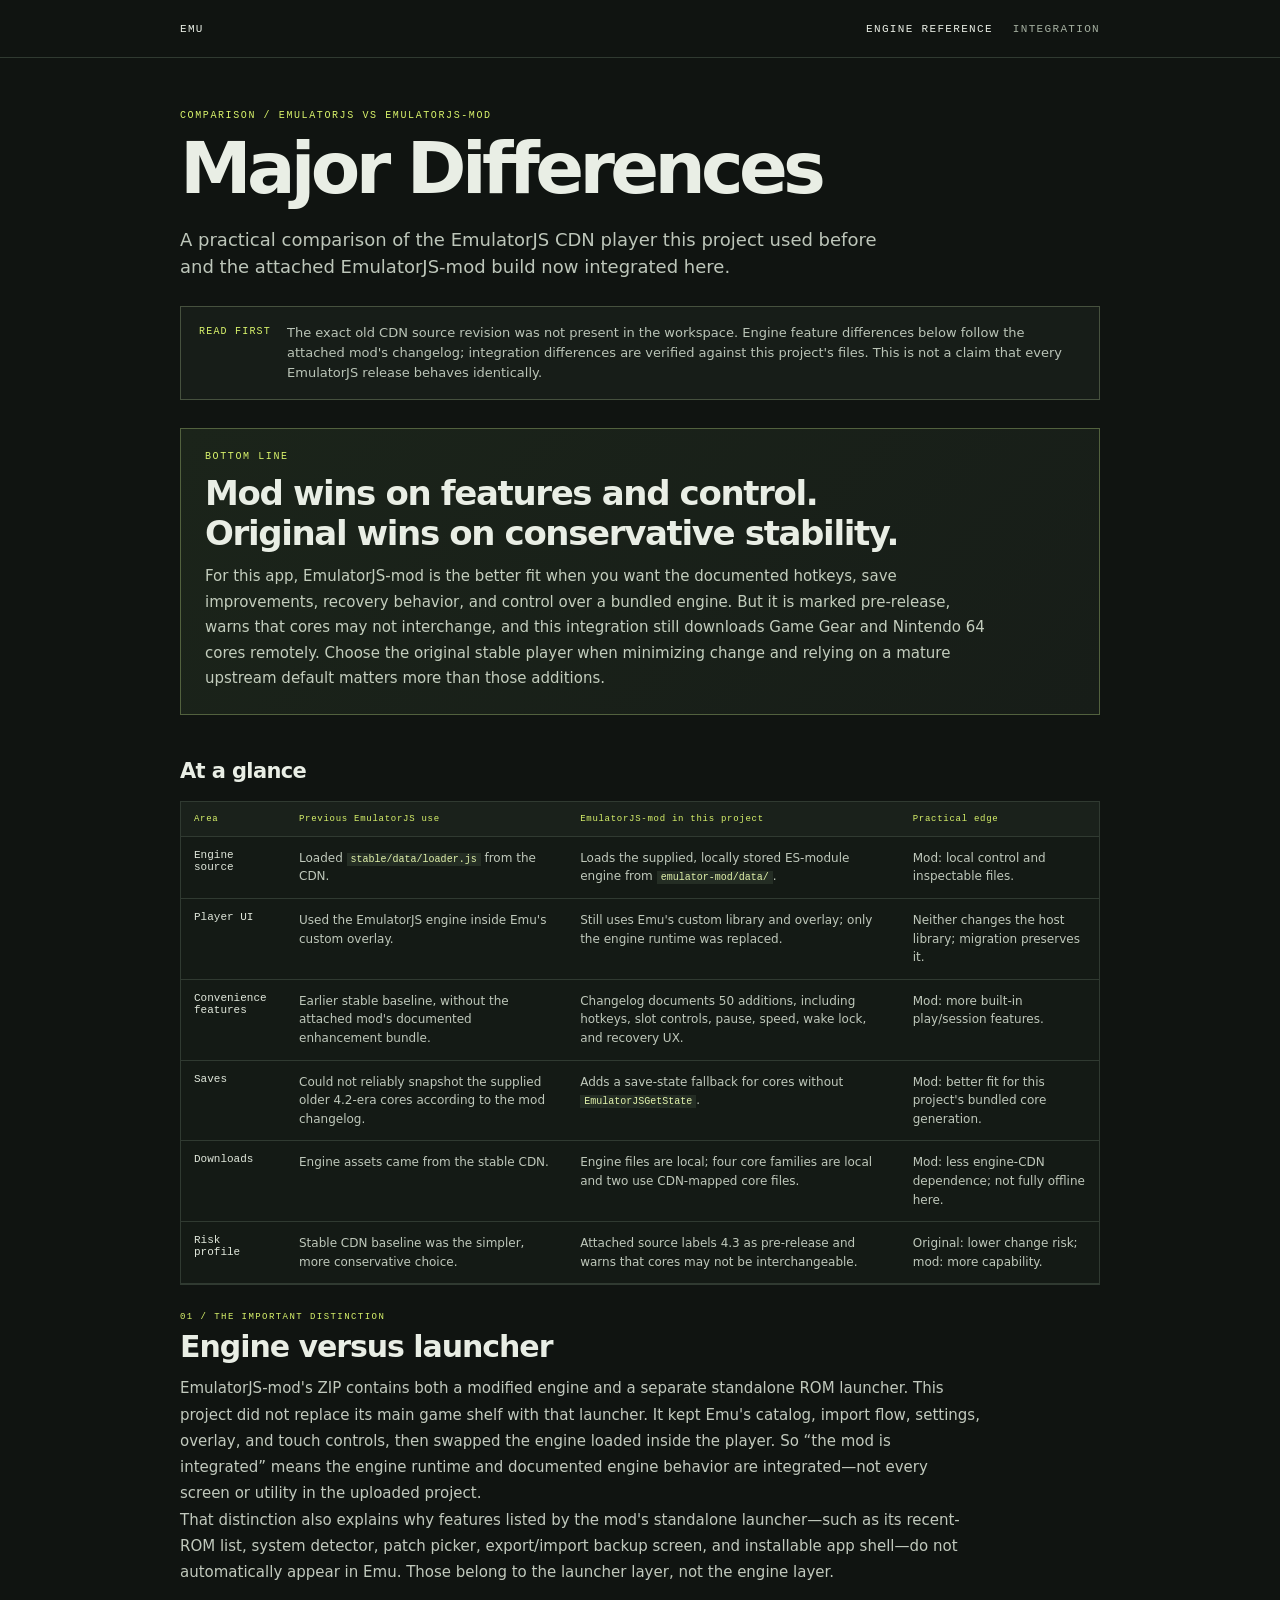
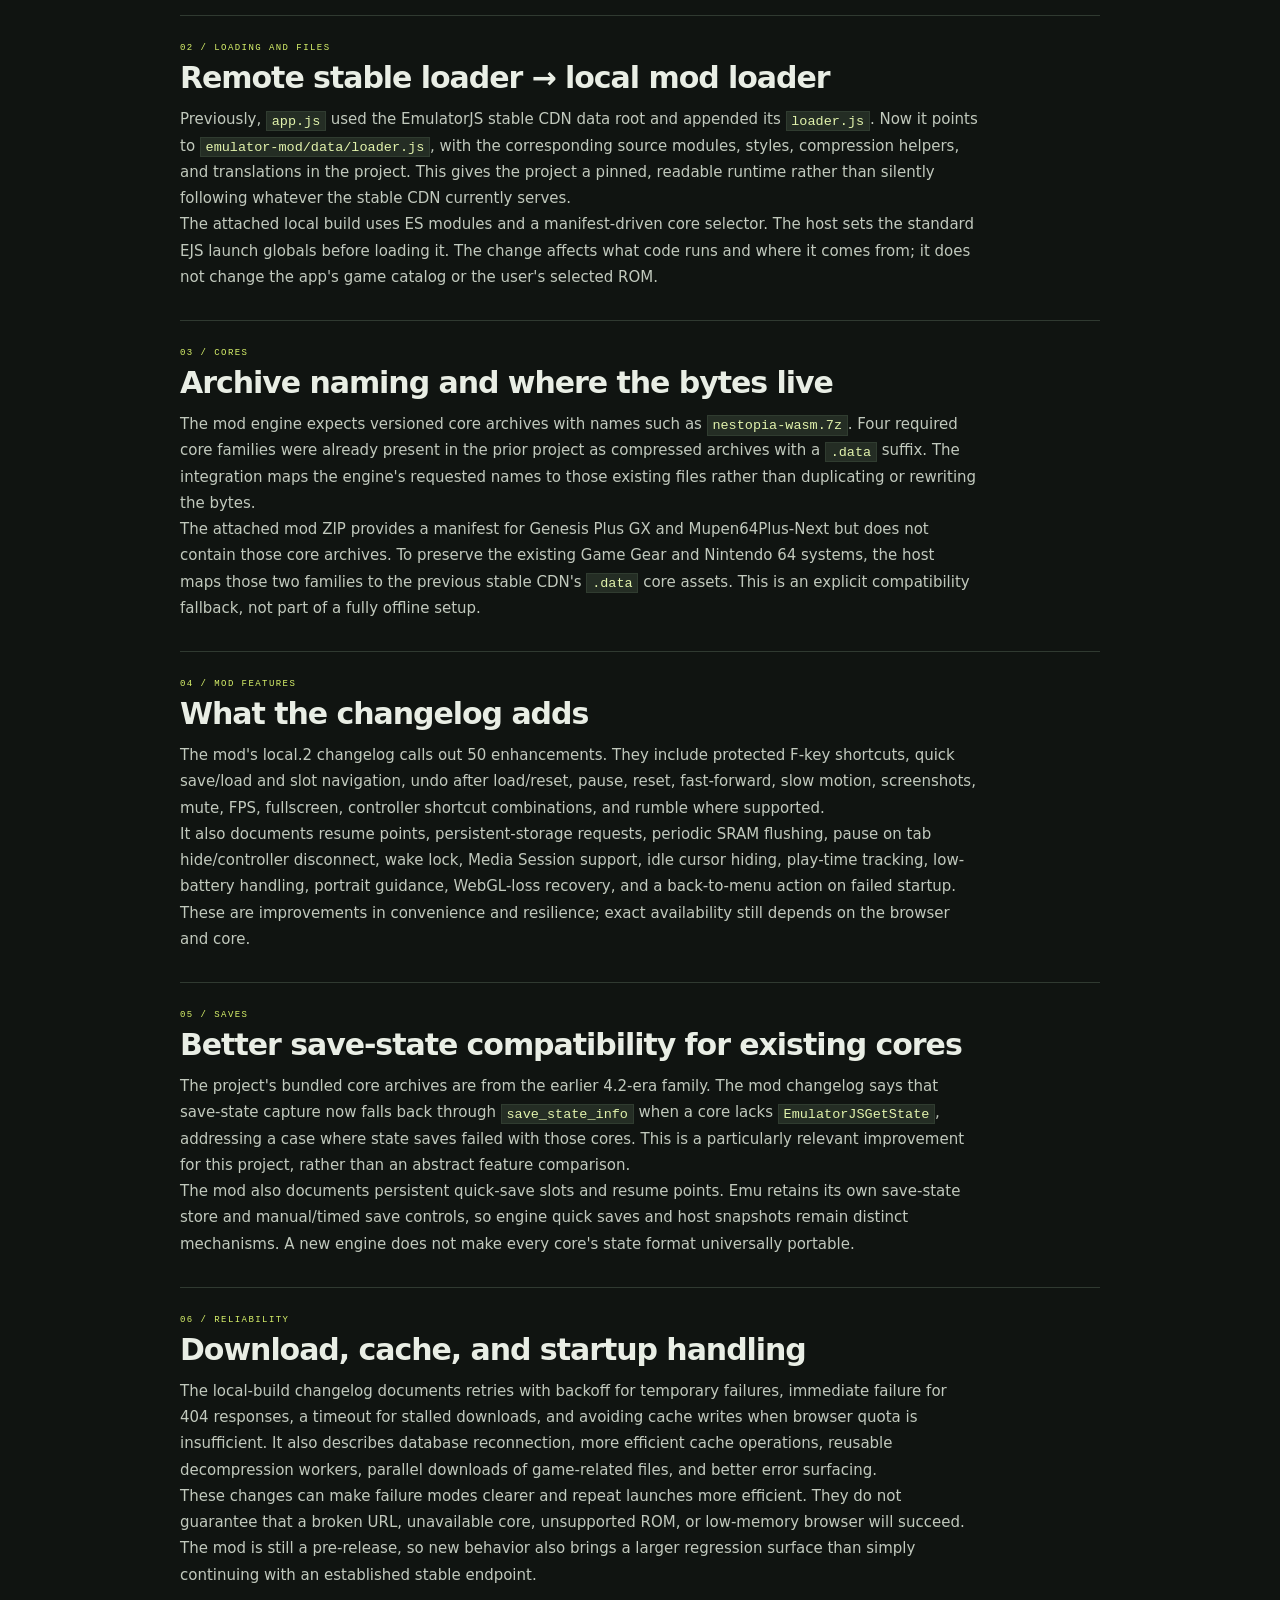
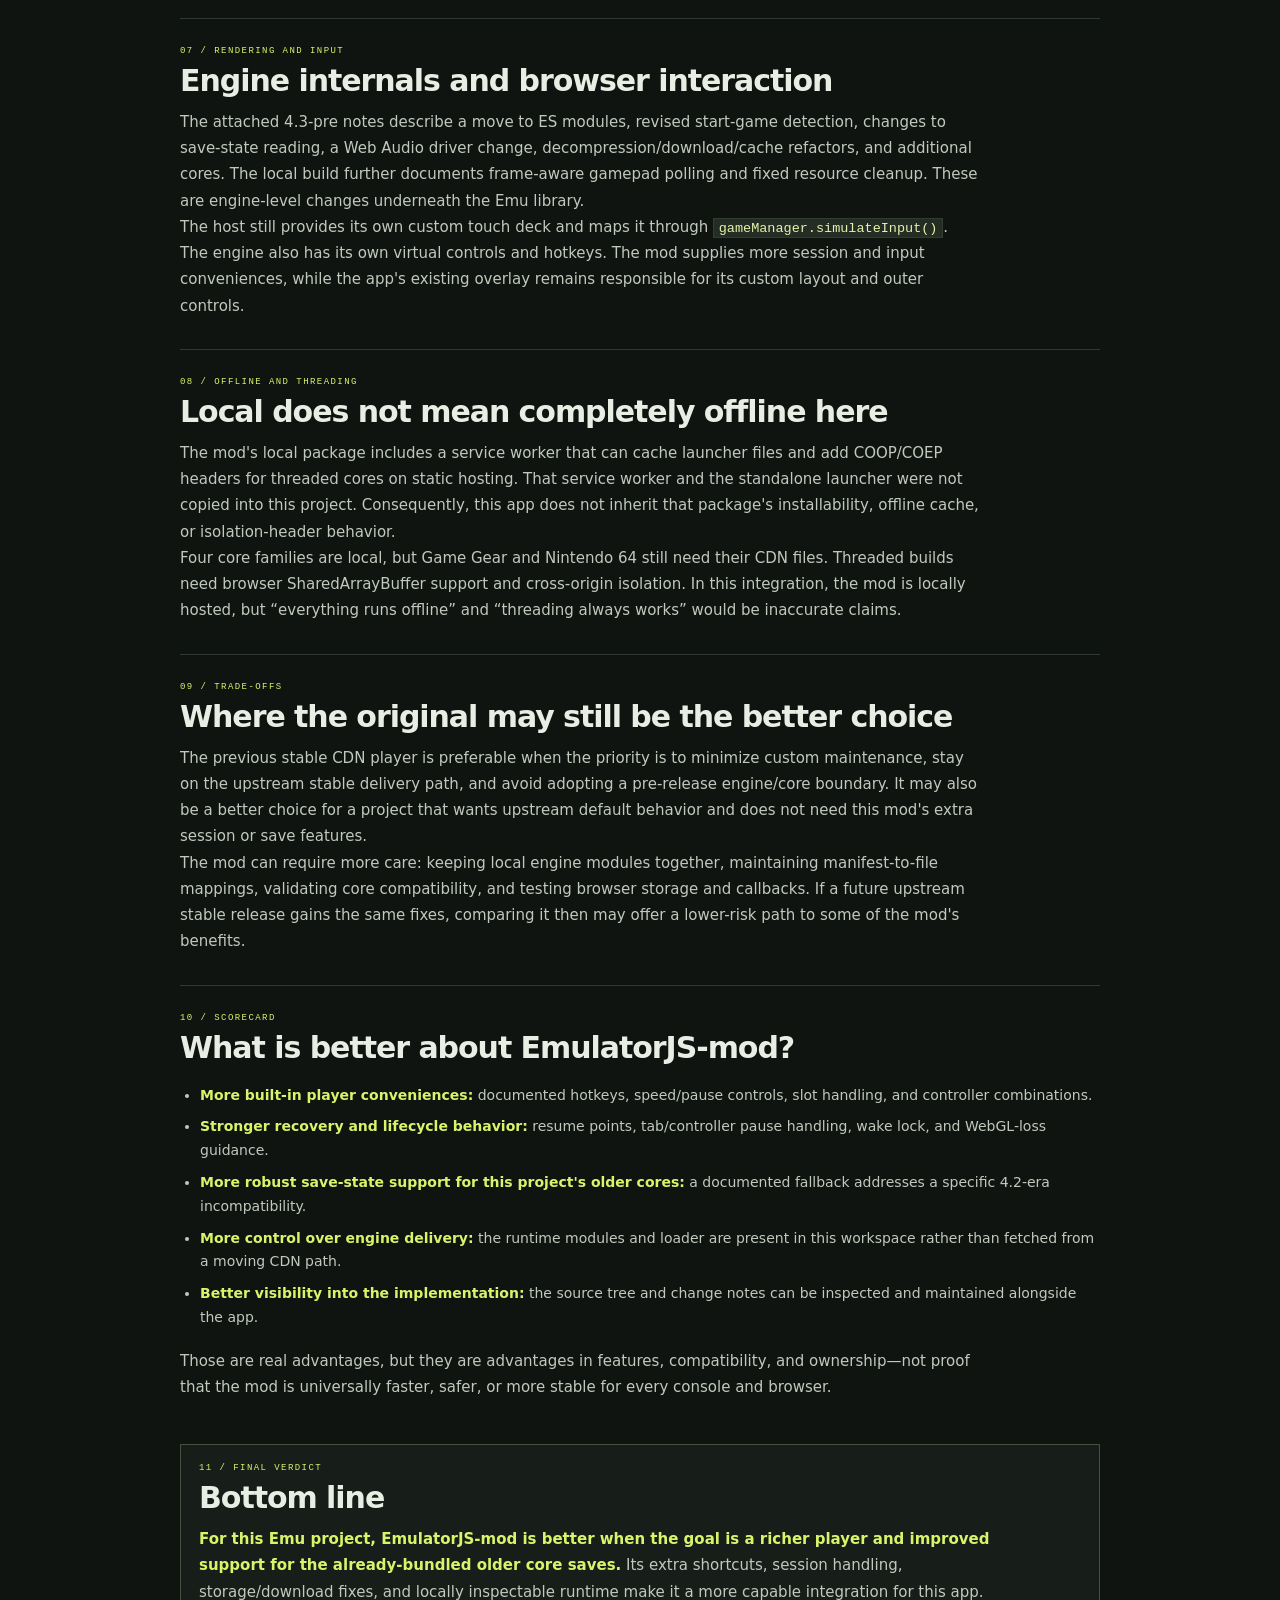
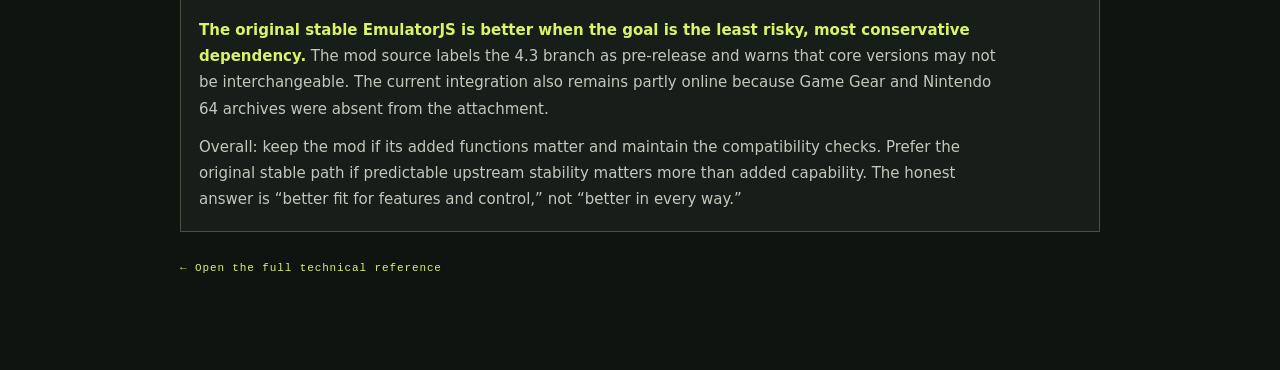
<file: engine-differences.html>
<!doctype html>
<html lang="en"><head><meta charset="utf-8"><meta name="viewport" content="width=device-width,initial-scale=1"><meta name="theme-color" content="#101311"><link rel="icon" href="data:,"><title>Engine Differences</title><link rel="stylesheet" href="reference.css"><link rel="stylesheet" href="differences.css"></head><body><header class="doc-top"><a href="./">EMU</a><a href="emulator-reference.html">ENGINE REFERENCE</a><a href="emulator-reference.html#chapter-60">INTEGRATION</a></header><main class="doc"><p class="kicker">COMPARISON / EMULATORJS VS EMULATORJS-MOD</p><h1>Major Differences</h1><p class="lede">A practical comparison of the EmulatorJS CDN player this project used before and the attached EmulatorJS-mod build now integrated here.</p><div class="scope"><strong>READ FIRST</strong><span>The exact old CDN source revision was not present in the workspace. Engine feature differences below follow the attached mod's changelog; integration differences are verified against this project's files. This is not a claim that every EmulatorJS release behaves identically.</span></div>
<section class="verdict"><div class="verdict-label">BOTTOM LINE</div><h2>Mod wins on features and control.<br>Original wins on conservative stability.</h2><p>For this app, EmulatorJS-mod is the better fit when you want the documented hotkeys, save improvements, recovery behavior, and control over a bundled engine. But it is marked pre-release, warns that cores may not interchange, and this integration still downloads Game Gear and Nintendo 64 cores remotely. Choose the original stable player when minimizing change and relying on a mature upstream default matters more than those additions.</p></section>
<h2 class="section-title">At a glance</h2><div class="table-wrap"><table class="comparison-table"><thead><tr><th>Area</th><th>Previous EmulatorJS use</th><th>EmulatorJS-mod in this project</th><th>Practical edge</th></tr></thead><tbody>
<tr><th>Engine source</th><td>Loaded <code>stable/data/loader.js</code> from the CDN.</td><td>Loads the supplied, locally stored ES-module engine from <code>emulator-mod/data/</code>.</td><td>Mod: local control and inspectable files.</td></tr>
<tr><th>Player UI</th><td>Used the EmulatorJS engine inside Emu's custom overlay.</td><td>Still uses Emu's custom library and overlay; only the engine runtime was replaced.</td><td>Neither changes the host library; migration preserves it.</td></tr>
<tr><th>Convenience features</th><td>Earlier stable baseline, without the attached mod's documented enhancement bundle.</td><td>Changelog documents 50 additions, including hotkeys, slot controls, pause, speed, wake lock, and recovery UX.</td><td>Mod: more built-in play/session features.</td></tr>
<tr><th>Saves</th><td>Could not reliably snapshot the supplied older 4.2-era cores according to the mod changelog.</td><td>Adds a save-state fallback for cores without <code>EmulatorJSGetState</code>.</td><td>Mod: better fit for this project's bundled core generation.</td></tr>
<tr><th>Downloads</th><td>Engine assets came from the stable CDN.</td><td>Engine files are local; four core families are local and two use CDN-mapped core files.</td><td>Mod: less engine-CDN dependence; not fully offline here.</td></tr>
<tr><th>Risk profile</th><td>Stable CDN baseline was the simpler, more conservative choice.</td><td>Attached source labels 4.3 as pre-release and warns that cores may not be interchangeable.</td><td>Original: lower change risk; mod: more capability.</td></tr>
</tbody></table></div>
<article>
<section class="chapter"><div class="chapter-no">01 / THE IMPORTANT DISTINCTION</div><h2>Engine versus launcher</h2><p>EmulatorJS-mod's ZIP contains both a modified engine and a separate standalone ROM launcher. This project did not replace its main game shelf with that launcher. It kept Emu's catalog, import flow, settings, overlay, and touch controls, then swapped the engine loaded inside the player. So “the mod is integrated” means the engine runtime and documented engine behavior are integrated—not every screen or utility in the uploaded project.</p><p>That distinction also explains why features listed by the mod's standalone launcher—such as its recent-ROM list, system detector, patch picker, export/import backup screen, and installable app shell—do not automatically appear in Emu. Those belong to the launcher layer, not the engine layer.</p></section>
<section class="chapter"><div class="chapter-no">02 / LOADING AND FILES</div><h2>Remote stable loader → local mod loader</h2><p>Previously, <code>app.js</code> used the EmulatorJS stable CDN data root and appended its <code>loader.js</code>. Now it points to <code>emulator-mod/data/loader.js</code>, with the corresponding source modules, styles, compression helpers, and translations in the project. This gives the project a pinned, readable runtime rather than silently following whatever the stable CDN currently serves.</p><p>The attached local build uses ES modules and a manifest-driven core selector. The host sets the standard EJS launch globals before loading it. The change affects what code runs and where it comes from; it does not change the app's game catalog or the user's selected ROM.</p></section>
<section class="chapter"><div class="chapter-no">03 / CORES</div><h2>Archive naming and where the bytes live</h2><p>The mod engine expects versioned core archives with names such as <code>nestopia-wasm.7z</code>. Four required core families were already present in the prior project as compressed archives with a <code>.data</code> suffix. The integration maps the engine's requested names to those existing files rather than duplicating or rewriting the bytes.</p><p>The attached mod ZIP provides a manifest for Genesis Plus GX and Mupen64Plus-Next but does not contain those core archives. To preserve the existing Game Gear and Nintendo 64 systems, the host maps those two families to the previous stable CDN's <code>.data</code> core assets. This is an explicit compatibility fallback, not part of a fully offline setup.</p></section>
<section class="chapter"><div class="chapter-no">04 / MOD FEATURES</div><h2>What the changelog adds</h2><p>The mod's local.2 changelog calls out 50 enhancements. They include protected F-key shortcuts, quick save/load and slot navigation, undo after load/reset, pause, reset, fast-forward, slow motion, screenshots, mute, FPS, fullscreen, controller shortcut combinations, and rumble where supported.</p><p>It also documents resume points, persistent-storage requests, periodic SRAM flushing, pause on tab hide/controller disconnect, wake lock, Media Session support, idle cursor hiding, play-time tracking, low-battery handling, portrait guidance, WebGL-loss recovery, and a back-to-menu action on failed startup. These are improvements in convenience and resilience; exact availability still depends on the browser and core.</p></section>
<section class="chapter"><div class="chapter-no">05 / SAVES</div><h2>Better save-state compatibility for existing cores</h2><p>The project's bundled core archives are from the earlier 4.2-era family. The mod changelog says that save-state capture now falls back through <code>save_state_info</code> when a core lacks <code>EmulatorJSGetState</code>, addressing a case where state saves failed with those cores. This is a particularly relevant improvement for this project, rather than an abstract feature comparison.</p><p>The mod also documents persistent quick-save slots and resume points. Emu retains its own save-state store and manual/timed save controls, so engine quick saves and host snapshots remain distinct mechanisms. A new engine does not make every core's state format universally portable.</p></section>
<section class="chapter"><div class="chapter-no">06 / RELIABILITY</div><h2>Download, cache, and startup handling</h2><p>The local-build changelog documents retries with backoff for temporary failures, immediate failure for 404 responses, a timeout for stalled downloads, and avoiding cache writes when browser quota is insufficient. It also describes database reconnection, more efficient cache operations, reusable decompression workers, parallel downloads of game-related files, and better error surfacing.</p><p>These changes can make failure modes clearer and repeat launches more efficient. They do not guarantee that a broken URL, unavailable core, unsupported ROM, or low-memory browser will succeed. The mod is still a pre-release, so new behavior also brings a larger regression surface than simply continuing with an established stable endpoint.</p></section>
<section class="chapter"><div class="chapter-no">07 / RENDERING AND INPUT</div><h2>Engine internals and browser interaction</h2><p>The attached 4.3-pre notes describe a move to ES modules, revised start-game detection, changes to save-state reading, a Web Audio driver change, decompression/download/cache refactors, and additional cores. The local build further documents frame-aware gamepad polling and fixed resource cleanup. These are engine-level changes underneath the Emu library.</p><p>The host still provides its own custom touch deck and maps it through <code>gameManager.simulateInput()</code>. The engine also has its own virtual controls and hotkeys. The mod supplies more session and input conveniences, while the app's existing overlay remains responsible for its custom layout and outer controls.</p></section>
<section class="chapter"><div class="chapter-no">08 / OFFLINE AND THREADING</div><h2>Local does not mean completely offline here</h2><p>The mod's local package includes a service worker that can cache launcher files and add COOP/COEP headers for threaded cores on static hosting. That service worker and the standalone launcher were not copied into this project. Consequently, this app does not inherit that package's installability, offline cache, or isolation-header behavior.</p><p>Four core families are local, but Game Gear and Nintendo 64 still need their CDN files. Threaded builds need browser SharedArrayBuffer support and cross-origin isolation. In this integration, the mod is locally hosted, but “everything runs offline” and “threading always works” would be inaccurate claims.</p></section>
<section class="chapter"><div class="chapter-no">09 / TRADE-OFFS</div><h2>Where the original may still be the better choice</h2><p>The previous stable CDN player is preferable when the priority is to minimize custom maintenance, stay on the upstream stable delivery path, and avoid adopting a pre-release engine/core boundary. It may also be a better choice for a project that wants upstream default behavior and does not need this mod's extra session or save features.</p><p>The mod can require more care: keeping local engine modules together, maintaining manifest-to-file mappings, validating core compatibility, and testing browser storage and callbacks. If a future upstream stable release gains the same fixes, comparing it then may offer a lower-risk path to some of the mod's benefits.</p></section>
<section class="chapter"><div class="chapter-no">10 / SCORECARD</div><h2>What is better about EmulatorJS-mod?</h2><ul class="score-list"><li><strong>More built-in player conveniences:</strong> documented hotkeys, speed/pause controls, slot handling, and controller combinations.</li><li><strong>Stronger recovery and lifecycle behavior:</strong> resume points, tab/controller pause handling, wake lock, and WebGL-loss guidance.</li><li><strong>More robust save-state support for this project's older cores:</strong> a documented fallback addresses a specific 4.2-era incompatibility.</li><li><strong>More control over engine delivery:</strong> the runtime modules and loader are present in this workspace rather than fetched from a moving CDN path.</li><li><strong>Better visibility into the implementation:</strong> the source tree and change notes can be inspected and maintained alongside the app.</li></ul><p>Those are real advantages, but they are advantages in features, compatibility, and ownership—not proof that the mod is universally faster, safer, or more stable for every console and browser.</p></section>
<section class="chapter final-verdict"><div class="chapter-no">11 / FINAL VERDICT</div><h2>Bottom line</h2><p><strong>For this Emu project, EmulatorJS-mod is better when the goal is a richer player and improved support for the already-bundled older core saves.</strong> Its extra shortcuts, session handling, storage/download fixes, and locally inspectable runtime make it a more capable integration for this app.</p><p><strong>The original stable EmulatorJS is better when the goal is the least risky, most conservative dependency.</strong> The mod source labels the 4.3 branch as pre-release and warns that core versions may not be interchangeable. The current integration also remains partly online because Game Gear and Nintendo 64 archives were absent from the attachment.</p><p>Overall: keep the mod if its added functions matter and maintain the compatibility checks. Prefer the original stable path if predictable upstream stability matters more than added capability. The honest answer is “better fit for features and control,” not “better in every way.”</p></section>
</article><a class="back" href="emulator-reference.html">← Open the full technical reference</a></main></body></html>
</file>
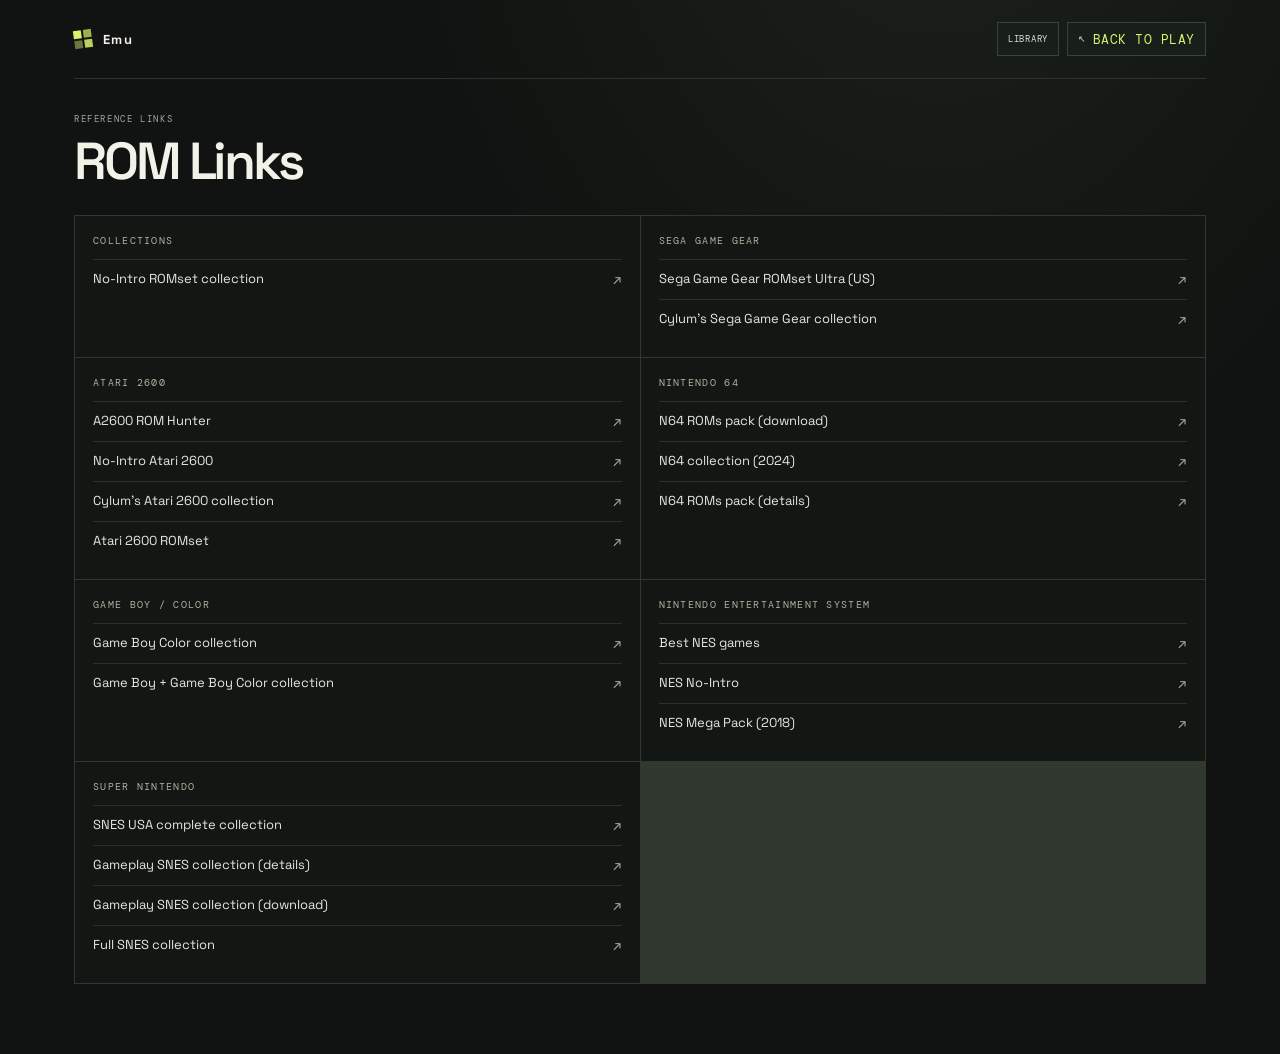
<file: links.html>
<!doctype html>
<html lang="en"><head><meta charset="utf-8"><meta name="viewport" content="width=device-width,initial-scale=1,viewport-fit=cover"><meta name="theme-color" content="#101311"><link rel="icon" href="data:,"><link rel="preconnect" href="https://fonts.googleapis.com"><link rel="preconnect" href="https://fonts.gstatic.com" crossorigin><link href="https://fonts.googleapis.com/css2?family=DM+Mono:wght@400;500&family=Space+Grotesk:wght@400;500;600;700&display=swap" rel="stylesheet"><title>ROM Links</title><link rel="stylesheet" href="style.css"><link rel="stylesheet" href="links.css"></head>
<body><div class="page-shell"><header class="topbar"><a class="brand" href="./" aria-label="Emu home"><span class="brand-mark" aria-hidden="true"><i></i><i></i><i></i><i></i></span><span>Emu</span></a><nav class="links-header-actions" aria-label="Site links"><a class="import-trigger header-page-link" href="./">LIBRARY</a><a class="play-home-link" href="https://jackrose2028.github.io/play">↖ <span>BACK TO PLAY</span></a></nav></header><main class="links-main"><div class="links-eyebrow">REFERENCE LINKS</div><h1>ROM Links</h1><div class="link-groups">
<section class="link-group"><h2>Collections</h2><a href="https://archive.org/download/no-intro_romset_collection" target="_blank" rel="noopener noreferrer">No-Intro ROMset collection <span>↗</span></a></section>
<section class="link-group"><h2>Sega Game Gear</h2><a href="https://archive.org/details/sega-game-gear-romset-ultra-us" target="_blank" rel="noopener noreferrer">Sega Game Gear ROMset Ultra (US) <span>↗</span></a><a href="https://archive.org/details/cylums-sega-game-gear-collection" target="_blank" rel="noopener noreferrer">Cylum’s Sega Game Gear collection <span>↗</span></a></section>
<section class="link-group"><h2>Atari 2600</h2><a href="https://archive.org/details/a2600_romhunter" target="_blank" rel="noopener noreferrer">A2600 ROM Hunter <span>↗</span></a><a href="https://archive.org/download/nointro.atari-2600" target="_blank" rel="noopener noreferrer">No-Intro Atari 2600 <span>↗</span></a><a href="https://archive.org/details/cylums-atari-2600-rom-collection" target="_blank" rel="noopener noreferrer">Cylum’s Atari 2600 collection <span>↗</span></a><a href="https://archive.org/details/atari-2600-romset" target="_blank" rel="noopener noreferrer">Atari 2600 ROMset <span>↗</span></a></section>
<section class="link-group"><h2>Nintendo 64</h2><a href="https://archive.org/download/N64ROMsPACK" target="_blank" rel="noopener noreferrer">N64 ROMs pack (download) <span>↗</span></a><a href="https://archive.org/details/20240601_20240601_1408" target="_blank" rel="noopener noreferrer">N64 collection (2024) <span>↗</span></a><a href="https://archive.org/details/N64ROMsPACK" target="_blank" rel="noopener noreferrer">N64 ROMs pack (details) <span>↗</span></a></section>
<section class="link-group"><h2>Game Boy / Color</h2><a href="https://archive.org/download/GameBoyColor" target="_blank" rel="noopener noreferrer">Game Boy Color collection <span>↗</span></a><a href="https://archive.org/download/game-boy-and-game-boy-color-complete-collection" target="_blank" rel="noopener noreferrer">Game Boy + Game Boy Color collection <span>↗</span></a></section>
<section class="link-group"><h2>Nintendo Entertainment System</h2><a href="https://archive.org/download/best-nes-games" target="_blank" rel="noopener noreferrer">Best NES games <span>↗</span></a><a href="https://archive.org/download/NES-Nointro" target="_blank" rel="noopener noreferrer">NES No-Intro <span>↗</span></a><a href="https://archive.org/details/NESMegaPack201808" target="_blank" rel="noopener noreferrer">NES Mega Pack (2018) <span>↗</span></a></section>
<section class="link-group"><h2>Super Nintendo</h2><a href="https://archive.org/details/snes-usa-romset-complete-collection.-7z_202104" target="_blank" rel="noopener noreferrer">SNES USA complete collection <span>↗</span></a><a href="https://archive.org/details/gameplay-snes" target="_blank" rel="noopener noreferrer">Gameplay SNES collection (details) <span>↗</span></a><a href="https://archive.org/download/gameplay-snes" target="_blank" rel="noopener noreferrer">Gameplay SNES collection (download) <span>↗</span></a><a href="https://archive.org/download/FullSnes" target="_blank" rel="noopener noreferrer">Full SNES collection <span>↗</span></a></section>
</div></main></div></body></html>
</file>
<file: style.css>
:root{font-family:'Space Grotesk',sans-serif;color:#f3f2e9;background:#101311;font-synthesis:none;text-rendering:optimizeLegibility;--muted:#8c938b;--line:#2d342e;--accent:#ff6d4c}*{box-sizing:border-box}body{margin:0;min-width:320px;min-height:100vh;background:radial-gradient(ellipse at 73% -25%,rgba(118,142,92,.13),transparent 42%),#101311;color:#f3f2e9}button,a{-webkit-tap-highlight-color:transparent}button{font:inherit}.page-shell{max-width:1240px;margin:auto;padding:0 54px}.topbar{height:79px;border-bottom:1px solid var(--line);display:flex;align-items:center;justify-content:space-between}.brand{display:inline-flex;align-items:center;gap:11px;color:#f3f2e9;text-decoration:none;font-size:13px;font-weight:700;letter-spacing:.11em}.brand-light{color:#89928a;margin:0 3px}.brand-mark{width:18px;height:18px;display:grid;grid-template-columns:repeat(2,1fr);gap:2px;transform:rotate(-8deg)}.brand-mark i{background:#d9f36b;border-radius:1px}.brand-mark i:nth-child(2){opacity:.7}.brand-mark i:nth-child(3){opacity:.45}.brand-mark i:nth-child(4){opacity:.85}.library-status,.intro-kicker,.eyebrow,.shelf-index,.system-era,.card-system,.game-region,.credits,.player-heading,.close-player span{font-family:'DM Mono',monospace}.library-status{display:flex;align-items:center;gap:9px;color:#979e95;font-size:10px;letter-spacing:.08em}.status-dot,.live-indicator{width:6px;height:6px;border-radius:50%;background:#d9f36b;box-shadow:0 0 11px #d9f36b66}.status-divider{height:12px;width:1px;background:#384039;margin:0 4px}.intro{padding:60px 0 30px}.intro-kicker{display:flex;align-items:center;gap:10px;font-size:10px;letter-spacing:.14em;color:#a1a89f}.kicker-line{width:21px;height:1px;background:#d9f36b}.intro h1{font-size:clamp(42px,6vw,68px);line-height:.98;letter-spacing:-.065em;margin:18px 0 13px;font-weight:600}.intro h1 em{font-weight:400;color:#d9f36b}.intro-note{font-size:14px;color:#959c93;margin:0;letter-spacing:-.01em}.systems{display:flex;gap:8px;overflow-x:auto;padding:20px 0 26px;border-bottom:1px solid var(--line);scrollbar-width:none}.systems::-webkit-scrollbar{display:none}.system-tab{--tab-accent:#fff;position:relative;display:flex;align-items:center;gap:11px;flex:0 0 auto;min-width:143px;padding:12px 15px;border:1px solid #323a33;border-radius:7px;color:#a4aaa1;background:#161b17;cursor:pointer;text-align:left;transition:background .2s,border-color .2s,color .2s,transform .2s}.system-tab:hover{transform:translateY(-2px);border-color:#66705e}.system-tab[aria-selected=true]{color:#f4f4ea;background:#202720;border-color:color-mix(in srgb,var(--tab-accent) 62%,#30372f);box-shadow:inset 0 0 0 1px color-mix(in srgb,var(--tab-accent) 13%,transparent)}.tab-mark{display:grid;place-items:center;width:30px;height:30px;border-radius:5px;color:var(--tab-accent);background:color-mix(in srgb,var(--tab-accent) 13%,#171c17);font-weight:700;font-size:13px;letter-spacing:-.05em}.tab-copy{display:flex;flex-direction:column;gap:3px}.tab-name{font-size:12px;font-weight:600;white-space:nowrap}.tab-era{font:9px 'DM Mono',monospace;letter-spacing:.03em;color:#7f897e}.system-tab[aria-selected=true] .tab-era{color:#aab3a2}.shelf{padding-top:33px}.shelf-heading{display:flex;align-items:end;justify-content:space-between;margin-bottom:17px}.eyebrow{font-size:10px;color:#9ba399;letter-spacing:.08em}.shelf-heading h2{font-size:22px;letter-spacing:-.04em;margin:5px 0 0;font-weight:600}.shelf-index{color:#737b72;font-size:10px;letter-spacing:.1em}.game-grid{display:grid;grid-template-columns:minmax(0,820px);gap:17px}.game-card{--accent:#ff6d4c;position:relative;overflow:hidden;min-height:300px;border-radius:9px;border:1px solid #343b34;background:#1b201c;display:flex;flex-direction:row;transition:transform .25s,border-color .25s;isolation:isolate}.game-card:hover{transform:translateY(-4px);border-color:color-mix(in srgb,var(--accent) 65%,#363c34)}.game-art{position:relative;flex:0 0 42%;height:auto;overflow:hidden;background:radial-gradient(ellipse at 51% 101%,color-mix(in srgb,var(--accent) 32%,transparent),transparent 54%),linear-gradient(158deg,#282e29,#1b201c 66%);border-bottom:1px solid #303730}.game-art:before{content:"";position:absolute;inset:0;background:linear-gradient(90deg,transparent 49.8%,rgba(255,255,255,.026) 50%,transparent 50.2%),linear-gradient(0deg,transparent 49.8%,rgba(255,255,255,.026) 50%,transparent 50.2%);background-size:28px 28px;mask-image:linear-gradient(transparent,#000)}.art-orbit{position:absolute;width:126px;height:126px;border:1px solid color-mix(in srgb,var(--accent) 48%,transparent);border-radius:50%;left:50%;top:45%;transform:translate(-50%,-50%);box-shadow:0 0 38px color-mix(in srgb,var(--accent) 15%,transparent),inset 0 0 28px color-mix(in srgb,var(--accent) 10%,transparent)}.art-orbit:before,.art-orbit:after{content:"";position:absolute;border:1px solid color-mix(in srgb,var(--accent) 31%,transparent);border-radius:50%;inset:14px}.art-orbit:after{inset:28px}.art-symbol{position:absolute;left:50%;top:44%;transform:translate(-50%,-50%);color:var(--accent);font-weight:700;font-size:70px;line-height:1;letter-spacing:-.1em;text-shadow:0 0 26px color-mix(in srgb,var(--accent) 40%,transparent)}.game-art[data-art=worldrunner] .art-symbol{font-size:61px;transform:translate(-50%,-50%) skew(-11deg)}.game-art[data-art=actraiser] .art-symbol{font-size:66px}.game-art[data-art=starsaver] .art-symbol{font-size:50px;letter-spacing:.03em}.game-art[data-art=aliens] .art-orbit{width:142px;height:82px;border-radius:50%;transform:translate(-50%,-50%) rotate(-30deg)}.art-corner{position:absolute;top:13px;left:15px;font:9px 'DM Mono',monospace;letter-spacing:.1em;color:#a2aaa0}.art-index{position:absolute;right:15px;bottom:12px;font:9px 'DM Mono',monospace;color:#899188;letter-spacing:.08em}.game-info{padding:17px 17px 16px;display:flex;flex:1;flex-direction:column}.card-meta{display:flex;align-items:center;justify-content:space-between;margin-bottom:8px}.card-system{font-size:9px;color:var(--accent);letter-spacing:.1em;text-transform:uppercase}.game-region{font-size:9px;color:#828b81}.game-info h3{font-size:20px;line-height:1.1;letter-spacing:-.045em;margin:0 0 18px;font-weight:600}.play-button{margin-top:auto;display:flex;align-items:center;justify-content:space-between;width:100%;border:0;border-top:1px solid #373f37;background:transparent;color:#eff0e8;padding:13px 0 0;cursor:pointer;font-size:12px;font-weight:600;text-align:left}.play-button:hover .play-arrow{background:var(--accent);color:#141814;transform:translateX(3px)}.play-arrow{width:27px;height:27px;display:grid;place-items:center;border:1px solid #455046;border-radius:50%;font-size:15px;line-height:1;transition:all .2s}.credits{display:flex;align-items:center;gap:7px;color:#71796f;font-size:9px;letter-spacing:.02em;padding:37px 0 28px}.credits span:first-of-type{color:#a9b1a6}.credits-rule{width:22px;height:1px;background:#3a4139;margin:0 5px}.player-overlay{position:fixed;z-index:20;inset:0;display:none;flex-direction:column;background:#090b09}.player-overlay.open{display:flex}.player-topline{height:58px;padding:0 23px;display:flex;align-items:center;justify-content:space-between;border-bottom:1px solid #282e28;background:#111511;flex:none}.player-heading{display:flex;align-items:center;gap:10px;min-width:0;flex:1;font-size:11px;color:#e5e8de;letter-spacing:.04em}.player-heading #player-title{overflow:hidden;text-overflow:ellipsis;white-space:nowrap}.save-stamp{flex:none;color:#a8b29e;font:8px 'DM Mono',monospace;letter-spacing:.025em;white-space:nowrap}.game-grid.game-list-mode{grid-template-columns:minmax(0,1fr);width:min(100%,1040px);gap:6px}.close-player{display:flex;align-items:center;gap:11px;padding:5px 7px 5px 12px;border:1px solid #343c34;border-radius:5px;background:#181d19;color:#e5e8de;cursor:pointer}.close-player:hover{border-color:#84927e}.close-player span{font-size:9px;color:#a1a89f}.close-player b{font-size:19px;line-height:17px;font-weight:400}.player-stage{flex:1;min-height:0;display:flex;align-items:center;justify-content:center;padding:18px;background:#080a08}.player-stage #emulator-player{width:min(100%,1120px);height:min(100%,calc(100vw * .64));min-height:260px;max-height:calc(100vh - 100px);position:relative}.player-stage #emulator-player>div,.player-stage #emulator-player canvas{max-width:100%;max-height:100%}.player-stage #emulator-player canvas{image-rendering:pixelated}.player-loading{position:absolute;inset:0;display:grid;place-items:center;color:#a7b19f;font:11px 'DM Mono',monospace;letter-spacing:.08em;z-index:1;pointer-events:none}.player-loading span{display:flex;align-items:center;gap:10px}.spin{width:13px;height:13px;border:1px solid #596450;border-top-color:#d9f36b;border-radius:50%;animation:spin .7s linear infinite}@keyframes spin{to{transform:rotate(360deg)}}@media(min-width:980px){.game-card{min-height:320px}}@media(max-width:700px){.page-shell{padding:0 20px}.topbar{height:66px}.library-status{font-size:9px}.intro{padding:46px 0 20px}.intro h1{font-size:50px}.systems{margin:0 -20px;padding:16px 20px 20px}.system-tab{min-width:132px;padding:10px 12px}.shelf{padding-top:27px}.game-grid{grid-template-columns:1fr;gap:13px}.game-card{min-height:284px;flex-direction:column}.game-art{height:155px;flex:0 0 auto}.credits{padding-top:28px}.player-topline{height:52px;padding:0 14px}.player-stage{padding:8px}.player-stage #emulator-player{height:calc(100vw * .72);min-height:220px;max-height:calc(100vh - 70px)}}@media(max-width:390px){.save-stamp{font-size:7px}.library-status{gap:6px;font-size:8px}.brand{font-size:12px}.intro h1{font-size:44px}}
.touch-deck{display:none;flex:none;align-items:center;justify-content:space-between;gap:clamp(8px,3vw,28px);min-height:143px;padding:10px 20px max(10px,env(safe-area-inset-bottom));border-top:1px solid #282e28;background:#111511;touch-action:none;user-select:none;-webkit-user-select:none}.touch-device .touch-deck{display:flex}.touch-dpad{width:clamp(96px,30vw,132px);height:clamp(96px,30vw,132px);display:grid;grid-template-columns:repeat(3,1fr);grid-template-rows:repeat(3,1fr);gap:3px;flex:none}.pad-key,.small-key,.face-key,.shoulder-key{border:1px solid #424a41;color:#dce2d5;background:linear-gradient(145deg,#272e28,#1a201b);box-shadow:0 3px 0 #080a08,0 5px 12px #0004;cursor:pointer;touch-action:none;user-select:none;-webkit-user-select:none}.pad-key{border-radius:8px;font-size:clamp(16px,4vw,21px);color:#dce3d2}.pad-key:active,.pad-key.pressed,.face-key:active,.face-key.pressed,.shoulder-key:active,.shoulder-key.pressed,.small-key:active,.small-key.pressed{transform:translateY(2px);box-shadow:0 1px 0 #080a08;background:#343e31;border-color:#71806b;color:#f4f8ec}.pad-up{grid-column:2;grid-row:1}.pad-left{grid-column:1;grid-row:2}.pad-center{grid-column:2;grid-row:2;background:#242b24;border:1px solid #343c34;border-radius:4px}.pad-right{grid-column:3;grid-row:2}.pad-down{grid-column:2;grid-row:3}.touch-mid{display:flex;flex-direction:column;gap:12px;align-items:center;justify-content:center;flex:1}.small-key{min-width:65px;padding:9px 7px;border-radius:999px;color:#a8b1a2;font:9px 'DM Mono',monospace;letter-spacing:.05em}.touch-actions{display:flex;align-items:center;justify-content:flex-end;gap:8px;flex:0 0 auto}.face-keys{position:relative;width:clamp(100px,30vw,134px);height:clamp(82px,24vw,112px)}.face-key{position:absolute;width:clamp(42px,12vw,52px);height:clamp(42px,12vw,52px);border-radius:50%;font-weight:700;font-size:14px;color:#f2eee3}.face-key.face-left{left:0;top:50%;transform:translateY(-50%)}.face-key.face-right{right:0;top:50%;transform:translateY(-50%)}.face-key.face-top{left:50%;top:0;transform:translateX(-50%)}.face-key.face-bottom{left:50%;bottom:0;transform:translateX(-50%)}.face-key.face-left:active,.face-key.face-left.pressed{transform:translateY(calc(-50% + 2px))}.face-key.face-right:active,.face-key.face-right.pressed{transform:translateY(calc(-50% + 2px))}.face-key.face-top:active,.face-key.face-top.pressed{transform:translateX(-50%) translateY(2px)}.face-key.face-bottom:active,.face-key.face-bottom.pressed{transform:translateX(-50%) translateY(2px)}.shoulder-keys{display:flex;flex-direction:column;gap:7px}.shoulder-key{width:34px;height:31px;border-radius:7px;color:#c9d0c2;font-size:11px;font-weight:700}.touch-device .player-stage{min-height:0;flex:1}.touch-device .player-stage #emulator-player{height:min(100%,calc(100vw * .63));min-height:130px;max-height:calc(100vh - 230px)}.touch-device .player-stage #emulator-player canvas{touch-action:none}.touch-device .player-topline{padding-top:env(safe-area-inset-top)}@media(max-width:700px){.touch-deck{min-height:130px;padding:8px 12px max(10px,env(safe-area-inset-bottom));gap:8px}.touch-mid{flex:0 1 auto;gap:10px}.small-key{min-width:52px;padding:8px 5px;font-size:8px}.touch-actions{gap:5px}.shoulder-keys{gap:5px}.shoulder-key{width:29px;height:28px}.touch-device .player-stage{padding:8px}.touch-device .player-stage #emulator-player{width:100%;height:min(100%,calc(100vw * .72));min-height:120px;max-height:calc(100vh - 206px)}}@media(max-width:360px){.touch-deck{padding-left:8px;padding-right:8px;gap:5px}.touch-mid{gap:7px}.small-key{min-width:47px}.face-keys{width:94px}.touch-dpad{width:94px;height:94px}}

[hidden]{display:none!important}.shelf-tools{display:flex;align-items:center;justify-content:flex-end;gap:14px}.search-box{height:38px;min-width:220px;display:flex;align-items:center;gap:9px;padding:0 10px;border:1px solid #343c34;border-radius:6px;background:#151a16;color:#9ba59a}.search-commit{flex:none;width:26px;height:28px;padding:0;border:0;background:transparent;color:#aab4a2;font:21px/1 sans-serif;cursor:pointer}.search-commit:hover,.search-commit:focus-visible{color:#d9f36b;outline:none}.search-box input{min-width:0;width:100%;border:0;outline:0;background:transparent;color:#eff2e9;font:11px 'DM Mono',monospace}.search-box input::placeholder{color:#7b8479}.search-box kbd{flex:none;padding:2px 5px;border:1px solid #3b433b;border-radius:3px;color:#7e887d;font:9px 'DM Mono',monospace}.search-box:focus-within{border-color:#76836d;box-shadow:0 0 0 2px #d9f36b18}.game-grid.game-list-mode{grid-template-columns:minmax(0,1fr);width:min(100%,1040px);gap:6px}.game-row{min-width:0;height:66px;display:flex;align-items:center;gap:12px;padding:9px 13px;text-align:left;border:1px solid #303830;border-radius:6px;background:#171c18;color:#f0f2e9;cursor:pointer;transition:transform .16s,border-color .16s,background .16s}.game-row:hover{transform:translateY(-1px);border-color:color-mix(in srgb,var(--accent) 55%,#333b33);background:#202620}.game-row-number{width:33px;flex:none;color:#828c80;font:10px 'DM Mono',monospace}.game-row-copy{min-width:0;flex:1;display:flex;flex-direction:column;gap:5px}.game-row-title{overflow:hidden;text-overflow:ellipsis;white-space:nowrap;font-size:13px;font-weight:600;letter-spacing:-.025em}.game-row-meta{overflow:hidden;text-overflow:ellipsis;white-space:nowrap;color:#879084;font:9px 'DM Mono',monospace;letter-spacing:.02em}.game-row-play{flex:none;width:25px;height:25px;display:grid;place-items:center;border:1px solid #3d473d;border-radius:50%;color:#a6b29f;font-size:14px;transition:all .16s}.game-row:hover .game-row-play{color:#121611;background:var(--accent);border-color:var(--accent)}.empty-list{grid-column:1/-1;padding:27px 15px;border:1px dashed #384138;border-radius:6px;color:#899286;font:10px 'DM Mono',monospace;letter-spacing:.08em}
@media(max-width:700px){.shelf-heading{gap:14px;align-items:flex-end}.shelf-tools{gap:8px}.search-box{min-width:0;width:min(46vw,210px);height:36px;padding:0 8px}.search-box input{font-size:16px}.search-commit{width:25px}.game-grid.game-list-mode{grid-template-columns:1fr;width:100%;gap:7px}.game-row{height:61px;padding:8px 11px}.game-row-title{font-size:13px}.shelf-index{white-space:nowrap}}
@media(max-width:390px){.shelf-tools{gap:6px}.search-box{width:43vw}.search-box kbd{display:none}.game-row-number{width:27px}.game-row{gap:9px}}
.game-row-submeta{overflow:hidden;text-overflow:ellipsis;white-space:nowrap;color:#737d73;font:8px 'DM Mono',monospace;letter-spacing:.01em}.game-credit-line{min-height:14px;margin:-8px 0 13px;overflow:hidden;text-overflow:ellipsis;white-space:nowrap;color:#818b80;font:9px 'DM Mono',monospace}.game-row{height:64px}.game-row-copy{gap:3px}@media(max-width:700px){.game-row{height:62px}.game-row-submeta{font-size:8px}.game-credit-line{font-size:8px}}
.alphabet-filter{display:flex;align-items:center;gap:4px;overflow-x:auto;padding:2px 0 12px;scrollbar-width:none}.alphabet-filter::-webkit-scrollbar,.filter-bar::-webkit-scrollbar{display:none}.letter-chip{height:29px;min-width:29px;flex:0 0 auto;padding:0 6px;border:1px solid #343c34;border-radius:5px;background:#171c18;color:#a0a99d;font:10px 'DM Mono',monospace;cursor:pointer;transition:background .15s,color .15s,border-color .15s}.letter-chip:first-child,.letter-chip:nth-child(2){min-width:39px}.letter-chip[aria-pressed=true]{background:#d9f36b;color:#151a13;border-color:#d9f36b}.letter-chip:disabled{opacity:.3;cursor:default}.filter-bar{display:flex;gap:8px;overflow-x:auto;padding:0 0 16px;scrollbar-width:thin;scrollbar-color:#485145 transparent}.facet-control{display:flex;flex:0 0 155px;flex-direction:column;gap:5px;min-width:0}.facet-control>span{color:#858f83;font:8px 'DM Mono',monospace;letter-spacing:.1em}.facet-control select{width:100%;height:34px;padding:0 9px;border:1px solid #343d35;border-radius:5px;background:#171c18;color:#e3e8dc;font:10px 'DM Mono',monospace;outline:none}.facet-control select:focus{border-color:#9aaa82;box-shadow:0 0 0 2px #d9f36b1a}.facet-control option{background:#171c18;color:#f2f3eb}@media(max-width:700px){.alphabet-filter{margin:0 -20px;padding:2px 20px 11px}.filter-bar{margin:0 -20px;padding:0 20px 14px}.facet-control{flex-basis:140px}.letter-chip{height:31px;min-width:31px}}

.letter-section{min-width:0;overflow:hidden;border:1px solid #303a31;border-radius:7px;background:#151a16}.letter-summary{min-height:49px;display:flex;align-items:center;gap:13px;padding:0 15px;list-style:none;color:#f1f2ea;cursor:pointer;user-select:none}.letter-summary::-webkit-details-marker{display:none}.letter-summary:focus-visible{outline:2px solid #d9f36b;outline-offset:-3px}.letter-summary-name{display:grid;place-items:center;min-width:30px;height:29px;padding:0 6px;border:1px solid color-mix(in srgb,var(--accent) 48%,#343b34);border-radius:5px;background:color-mix(in srgb,var(--accent) 12%,#171c18);color:var(--accent);font:600 12px 'DM Mono',monospace}.letter-summary-count{color:#8c9689;font:9px 'DM Mono',monospace;letter-spacing:.08em}.letter-summary-arrow{margin-left:auto;color:#a6b19e;font-size:19px;line-height:1;transition:transform .18s}.letter-section[open]{border-color:color-mix(in srgb,var(--accent) 45%,#303830)}.letter-section[open] .letter-summary{border-bottom:1px solid #303a31;background:#1b211c}.letter-section[open] .letter-summary-arrow{transform:rotate(45deg)}.letter-game-rows{display:grid;gap:5px;padding:7px}.letter-game-rows .game-row{border-color:#29332a;background:#121713}.letter-game-rows .game-row:last-child{margin-bottom:0}
@media(max-width:700px){.letter-summary{min-height:48px;padding:0 12px}.letter-game-rows{gap:5px;padding:6px}.letter-game-rows .game-row{height:61px}}
@media(prefers-reduced-motion:reduce){*,*:before,*:after{scroll-behavior:auto!important;animation-duration:.01ms!important;transition-duration:.01ms!important}}
.header-actions{display:flex;align-items:center;gap:12px}.import-trigger{height:34px;padding:0 11px;border:1px solid #394339;border-radius:5px;background:#181e19;color:#dbe3d4;font:9px 'DM Mono',monospace;letter-spacing:.06em;cursor:pointer;transition:background .15s,border-color .15s,color .15s}.import-trigger:hover{border-color:#94a783;background:#222b22;color:#f4f6ec}.import-trigger:disabled{opacity:.55;cursor:wait}.import-short{display:none}.import-status{display:flex;flex-wrap:wrap;gap:7px 13px;margin:12px 0 0;padding:10px 12px;border:1px solid #354036;border-radius:6px;background:#161c17;color:#dfe6d9;font:10px 'DM Mono',monospace}.import-status strong{font-weight:500}.import-status span{color:#9fa99c}
.touch-deck[data-system="n64"] .shoulder-keys{display:grid;grid-template-columns:repeat(2,34px);gap:5px}.touch-deck[data-system="n64"] .shoulder-key{width:34px;height:27px;padding:0;border-radius:6px;font-size:9px}
@media(max-width:380px){.touch-deck[data-system="n64"]{gap:5px;padding-left:7px;padding-right:7px}.touch-deck[data-system="n64"] .touch-dpad{width:clamp(84px,28vw,104px);height:clamp(84px,28vw,104px)}.touch-deck[data-system="n64"] .touch-mid{flex:0 0 52px}.touch-deck[data-system="n64"] .small-key{min-width:48px;padding:8px 3px;font-size:8px}.touch-deck[data-system="n64"] .face-keys{width:94px}.touch-deck[data-system="n64"] .face-key{width:38px;height:38px}}
@media(max-width:700px),(max-height:520px) and (pointer:coarse){.header-actions{gap:5px}.library-status{gap:5px}.library-status .local-label,.library-status .status-divider{display:none}.import-trigger{height:32px;padding:0 8px;font-size:8px}.import-short{display:inline}.import-full{display:none}.import-zip-trigger{padding:0 7px}.import-status{margin-top:8px;padding:9px 10px;font-size:9px;gap:5px 9px}.import-status span{flex-basis:100%}}
.touch-left{position:relative;display:flex;flex:none;flex-direction:column;align-items:center;gap:7px}.state-controls{position:relative;display:flex;align-items:center;gap:5px;min-height:28px;width:100%}.state-controls[hidden],.state-menu[hidden]{display:none}.state-key,.state-menu button{height:27px;padding:0 8px;border:1px solid #424a41;border-radius:6px;color:#dce2d5;background:linear-gradient(145deg,#272e28,#1a201b);box-shadow:0 2px 0 #080a08;font:8px 'DM Mono',monospace;letter-spacing:.06em;touch-action:manipulation}.state-key{min-width:50px}.state-status{max-width:70px;overflow:hidden;color:#aab3a5;font:7px 'DM Mono',monospace;white-space:nowrap;text-overflow:ellipsis}.state-menu{position:absolute;left:calc(100% + 7px);bottom:0;z-index:25;display:flex;gap:4px;padding:4px;border:1px solid #414a40;border-radius:7px;background:#111511;box-shadow:0 8px 20px #0009}.state-menu button{min-width:43px;color:#f2f0e5}.state-key:active,.state-menu button:active{transform:translateY(1px)}
@media(max-width:380px){.touch-left{gap:5px}.state-key{height:25px;min-width:46px;padding:0 6px}.state-menu{left:calc(100% + 4px);gap:3px}.state-menu button{min-width:38px;padding:0 5px}}
@media(max-width:700px){#alphabet-filter{display:none}.letter-section>summary{display:none}.letter-section{border:0;margin:0}.letter-game-rows{padding-top:0}}
/* iPhone viewport, safe-area and landscape refinements */
html{min-height:100%;overscroll-behavior-y:none}body{min-height:100vh;min-height:100dvh;-webkit-text-size-adjust:100%}.player-overlay{height:100vh;height:100dvh;padding-top:env(safe-area-inset-top);padding-bottom:env(safe-area-inset-bottom);overscroll-behavior:none}.touch-device .player-topline{padding-top:0}.touch-device .touch-deck{padding-bottom:10px}.touch-device .player-stage{overscroll-behavior:contain}.touch-device .player-stage #emulator-player{width:100%;height:min(100%,72vw);min-height:min(120px,100%);max-height:100%}.touch-device .player-stage #emulator-player canvas{touch-action:none}.touch-device button{touch-action:manipulation}.touch-deck button{min-width:40px;min-height:40px}.touch-deck .small-key{min-height:36px}
@media(orientation:landscape) and (max-height:520px) and (pointer:coarse){.player-topline{height:42px;padding-left:12px;padding-right:12px}.touch-deck{min-height:94px;padding:5px 12px 7px;gap:8px}.touch-dpad{width:82px;height:82px}.touch-device .player-stage{padding:5px 10px}.touch-device .player-stage #emulator-player{height:100%;min-height:0;max-height:100%}.touch-mid{gap:6px}.small-key{padding:6px 5px}.face-keys{width:96px;height:76px}.face-key{width:38px;height:38px}.shoulder-key{min-height:34px}}
@supports(-webkit-touch-callout:none){body{min-height:-webkit-fill-available}.player-overlay{height:-webkit-fill-available;height:100dvh}}


.play-home-link{height:34px;display:inline-flex;align-items:center;justify-content:center;gap:6px;padding:0 10px;border:1px solid #394339;border-radius:5px;background:#181e19;color:#dbe3d4;text-decoration:none;font:9px 'DM Mono',monospace;letter-spacing:.06em;white-space:nowrap;transition:background .15s,border-color .15s,color .15s}.play-home-link:hover{border-color:#94a783;background:#222b22;color:#f4f6ec}.play-home-link>span:first-child{font-size:13px;color:#d9f36b}.play-home-short{display:none}@media(max-width:700px){.play-home-link{height:32px;padding:0 7px;font-size:8px}.play-home-short{display:inline}.play-home-long{display:none}}@media(max-width:380px){.library-status{display:none}}
/* Pocket-console controls */
.touch-deck[data-system="gb"],.touch-deck[data-system="gbc"]{position:relative;min-height:152px;padding-top:25px;background:linear-gradient(180deg,#1b211d,#121713);border-top-color:#40483e}.touch-deck[data-system="gb"]::before,.touch-deck[data-system="gbc"]::before{position:absolute;top:6px;left:50%;transform:translateX(-50%);color:#8e998b;font:700 8px 'DM Mono',monospace;letter-spacing:.19em;white-space:nowrap}.touch-deck[data-system="gb"]::before{content:"GAME BOY"}.touch-deck[data-system="gbc"]::before{content:"GAME BOY COLOR"}.touch-deck[data-system="gb"] .touch-dpad,.touch-deck[data-system="gbc"] .touch-dpad{width:clamp(100px,29vw,124px);height:clamp(100px,29vw,124px);gap:2px}.touch-deck[data-system="gb"] .pad-key,.touch-deck[data-system="gbc"] .pad-key{border-color:#485148;background:linear-gradient(145deg,#343d35,#202620);box-shadow:0 3px 0 #070907,0 5px 9px #0005}.touch-deck[data-system="gb"] .pad-center,.touch-deck[data-system="gbc"] .pad-center{background:#242b25;border-color:#3c463c}.touch-deck[data-system="gb"] .face-key,.touch-deck[data-system="gbc"] .face-key{width:clamp(44px,12vw,52px);height:clamp(44px,12vw,52px);border:2px solid #eadce8;font-size:15px;box-shadow:0 4px 0 #080a08,0 6px 12px #0007}.touch-deck[data-system="gb"] .face-key[data-pad="0"]{background:linear-gradient(145deg,#a24f70,#73334c)}.touch-deck[data-system="gb"] .face-key[data-pad="8"]{background:linear-gradient(145deg,#c95e7d,#8e3e59)}.touch-deck[data-system="gbc"] .face-key[data-pad="0"]{background:linear-gradient(145deg,#7471d5,#49459e)}.touch-deck[data-system="gbc"] .face-key[data-pad="8"]{background:linear-gradient(145deg,#db68ac,#a13e79)}.touch-deck[data-system="gb"] .small-key,.touch-deck[data-system="gbc"] .small-key{min-height:38px;border-color:#51594e;background:linear-gradient(145deg,#343b32,#1b211c);color:#c5cdbd}.touch-deck[data-system="gb"] .state-key,.touch-deck[data-system="gbc"] .state-key{border-color:#51594e;background:linear-gradient(145deg,#343b32,#1b211c);color:#d5dccd}.touch-deck[data-system="gb"] .touch-actions,.touch-deck[data-system="gbc"] .touch-actions{gap:12px}.touch-deck[data-system="gb"] .face-keys,.touch-deck[data-system="gbc"] .face-keys{width:clamp(106px,30vw,126px);height:clamp(88px,23vw,108px)}.touch-deck[data-system="gb"] .face-key:active,.touch-deck[data-system="gb"] .face-key.pressed,.touch-deck[data-system="gbc"] .face-key:active,.touch-deck[data-system="gbc"] .face-key.pressed{filter:brightness(1.2)}
@media(max-width:700px){.touch-deck[data-system="gb"],.touch-deck[data-system="gbc"]{min-height:148px;padding-top:24px}}@media(max-width:380px){.touch-deck[data-system="gb"],.touch-deck[data-system="gbc"]{gap:5px;padding-left:8px;padding-right:8px}.touch-deck[data-system="gb"] .touch-dpad,.touch-deck[data-system="gbc"] .touch-dpad{width:94px;height:94px}.touch-deck[data-system="gb"] .face-keys,.touch-deck[data-system="gbc"] .face-keys{width:94px;height:80px}.touch-deck[data-system="gb"] .touch-actions,.touch-deck[data-system="gbc"] .touch-actions{gap:5px}}@media(orientation:landscape) and (max-height:520px) and (pointer:coarse){.touch-deck[data-system="gb"],.touch-deck[data-system="gbc"]{min-height:102px;padding-top:18px}.touch-deck[data-system="gb"]::before,.touch-deck[data-system="gbc"]::before{top:2px;font-size:7px}.touch-deck[data-system="gb"] .touch-dpad,.touch-deck[data-system="gbc"] .touch-dpad{width:80px;height:80px}.touch-deck[data-system="gb"] .face-keys,.touch-deck[data-system="gbc"] .face-keys{height:70px}}
/* crisp square-corner UI */
*,*::before,*::after{border-radius:0!important}.header-page-link{display:inline-flex;align-items:center;justify-content:center;text-decoration:none;white-space:nowrap}@media(max-width:700px){.header-actions{gap:4px}.import-trigger{padding-left:6px;padding-right:6px}.play-home-link{padding-left:5px;padding-right:5px}}@media(max-width:400px){.page-shell{padding-left:12px;padding-right:12px}.library-status{display:none}.brand{gap:7px}.links-header-actions{gap:4px}}
.touch-deck[data-system="gamegear"]{position:relative;padding-top:22px;background:linear-gradient(180deg,#1a2023,#101517);border-top-color:#3b4a4b}.touch-deck[data-system="gamegear"]::before{content:"SEGA GAME GEAR";position:absolute;top:5px;left:50%;transform:translateX(-50%);color:#8ea4a5;font:700 8px 'DM Mono',monospace;letter-spacing:.18em;white-space:nowrap}.touch-deck[data-system="gamegear"] .face-key{border:2px solid #c8d3d0;background:linear-gradient(145deg,#a64247,#672c31);box-shadow:0 4px 0 #070907,0 6px 12px #0007}.touch-deck[data-system="gamegear"] .small-key{border-color:#50605f;background:linear-gradient(145deg,#343e3f,#1b2223)}@media(max-width:700px){.touch-deck[data-system="gamegear"]{padding-top:22px}}@media(max-width:380px){.touch-deck[data-system="gamegear"] .touch-dpad{width:94px;height:94px}.touch-deck[data-system="gamegear"] .face-keys{width:94px;height:80px}}

.letter-section{content-visibility:auto;contain-intrinsic-size:auto 58px}
.catalog-toggle{width:34px;min-width:34px;display:inline-grid;place-items:center;padding:0;font-size:17px;line-height:1}.catalog-toggle[aria-pressed="true"]{border-color:#d9f36b;background:#d9f36b;color:#141814}.catalog-toggle:disabled{cursor:wait}@media(max-width:700px){.catalog-toggle{width:32px;min-width:32px;height:32px;font-size:16px}}
.config-toggle{width:34px;min-width:34px;display:inline-grid;place-items:center;padding:0;font-size:16px;line-height:1}@media(max-width:700px){.config-toggle{width:32px;min-width:32px;height:32px;font-size:15px}}

/* Console chooser: compact, ordered grid instead of a scrolling strip. */
.systems{display:grid;grid-template-columns:repeat(4,minmax(0,1fr));gap:8px;overflow:visible;padding:18px 0 21px;margin:0}.system-tab{width:100%;min-width:0;min-height:57px;padding:9px 12px;gap:9px}.system-tab .tab-copy{min-width:0}.system-tab .tab-name{overflow:hidden;text-overflow:ellipsis}.all-system-tab{--tab-accent:#d9f36b}.game-row{height:52px}.letter-game-rows .game-row{height:52px}@media(max-width:700px){.systems{grid-template-columns:repeat(4,minmax(0,1fr));gap:6px;overflow:visible;margin:0;padding:14px 0 16px}.system-tab{min-height:54px;padding:8px 7px;gap:6px}.system-tab .tab-mark{width:27px;height:27px;font-size:11px}.game-row,.letter-game-rows .game-row{height:50px}.play-home-short{font-size:7px;letter-spacing:0}}@media(max-width:520px){.systems{grid-template-columns:repeat(2,minmax(0,1fr));gap:7px}.system-tab{min-height:52px;padding:8px 10px;gap:8px}.system-tab .tab-mark{width:30px;height:30px;font-size:12px}}
.visual-overlay{position:absolute;inset:8px;z-index:4;pointer-events:none;opacity:.38;background:repeating-linear-gradient(0deg,transparent 0 2px,#030504 2px 3px);mix-blend-mode:multiply}.visual-overlay[data-filter="crt-caligari"]{opacity:.26;background:repeating-linear-gradient(0deg,transparent 0 3px,#111 3px 4px),repeating-linear-gradient(90deg,#05140a12 0 1px,transparent 1px 3px)}.visual-overlay[data-filter="crt-geom"]{opacity:.2;background:repeating-linear-gradient(0deg,transparent 0 2px,#050505 2px 3px);box-shadow:inset 0 0 55px #000}.visual-overlay[data-filter="crt-lottes"]{opacity:.32;background:repeating-linear-gradient(0deg,transparent 0 2px,#080808 2px 3px),radial-gradient(ellipse,#0000 55%,#0008 100%)}.visual-overlay[data-filter="lcd3x"]{opacity:.22;background:repeating-linear-gradient(0deg,#02040344 0 1px,transparent 1px 3px),repeating-linear-gradient(90deg,#02040333 0 1px,transparent 1px 3px);mix-blend-mode:multiply}.player-stage{position:relative}.player-stage #emulator-player{position:relative;z-index:1}
#game-grid[hidden]{display:none}
.clear-library-short{display:none}.clear-library-trigger{border-color:#75443a;color:#ffb5a3}.clear-library-trigger:hover{border-color:#ff8065;background:#2a1b18;color:#ffd0c3}.clear-cache-feedback{color:#d9f36b;font:9px 'DM Mono',monospace;white-space:nowrap}@media(max-width:700px){.clear-library-full{display:none}.clear-library-short{display:inline}.reference-toggle{display:none}}
/* Switchable library layouts */
.view-select{display:flex;flex:none;flex-direction:column;gap:3px;min-width:96px}.view-select>span{color:#858f83;font:8px 'DM Mono',monospace;letter-spacing:.1em}.view-select select{width:100%;height:34px;padding:0 7px;border:1px solid #343d35;background:#171c18;color:#e3e8dc;font:9px 'DM Mono',monospace;outline:none}.view-select select:focus{border-color:#9aaa82;box-shadow:0 0 0 2px #d9f36b1a}.game-row-platform{display:none;flex:none;padding:3px 5px;border:1px solid color-mix(in srgb,var(--game-accent) 55%,#303830);color:var(--game-accent);font:8px 'DM Mono',monospace;letter-spacing:.04em}.game-grid[data-view] .game-row-meta{display:none}.game-grid[data-view] .letter-game-rows{min-width:0}.game-grid[data-view="compact-list"] .letter-game-rows{gap:2px;padding:5px}.game-grid[data-view="compact-list"] .game-row{height:34px;min-height:34px;padding:4px 9px;gap:8px;border-color:#272f28}.game-grid[data-view="compact-list"] .game-row-number{width:27px;font-size:8px}.game-grid[data-view="compact-list"] .game-row-title{font-size:11px}.game-grid[data-view="compact-list"] .game-row-play{width:19px;height:19px;font-size:11px}.game-grid[data-view="standard-list"] .letter-game-rows{gap:4px;padding:6px}.game-grid[data-view="standard-list"] .game-row{height:48px;min-height:48px}.game-grid[data-view="detailed-list"] .letter-game-rows{gap:4px;padding:7px}.game-grid[data-view="detailed-list"] .game-row{height:65px;min-height:65px}.game-grid[data-view="detailed-list"] .game-row-copy{gap:6px}.game-grid[data-view="detailed-list"] .game-row-meta{display:block;font-size:9px}.game-grid[data-view="detailed-list"] .game-row-platform{display:inline-block}.game-grid[data-view="grid"] .letter-game-rows{grid-template-columns:repeat(3,minmax(0,1fr));gap:8px;padding:10px}.game-grid[data-view="grid"] .game-row{height:120px;position:relative;align-items:flex-start;padding:15px 13px;border-color:#384238;background:linear-gradient(145deg,color-mix(in srgb,var(--game-accent) 13%,#171c18),#141915)}.game-grid[data-view="grid"] .game-row-number{width:auto;color:var(--game-accent)}.game-grid[data-view="grid"] .game-row-play{position:absolute;right:10px;bottom:10px}.game-grid[data-view="compact-grid"] .letter-game-rows{grid-template-columns:repeat(5,minmax(0,1fr));gap:5px;padding:8px}.game-grid[data-view="compact-grid"] .game-row{height:80px;position:relative;align-items:flex-start;padding:10px 8px;border-color:#2e382f}.game-grid[data-view="compact-grid"] .game-row-number{width:auto;font-size:8px}.game-grid[data-view="compact-grid"] .game-row-title{font-size:10px;line-height:1.25;white-space:normal;display:-webkit-box;-webkit-box-orient:vertical;-webkit-line-clamp:3}.game-grid[data-view="compact-grid"] .game-row-play{display:none}.game-grid[data-view="card-grid"] .letter-game-rows{grid-template-columns:repeat(3,minmax(0,1fr));gap:8px;padding:10px}.game-grid[data-view="card-grid"] .game-row{height:130px;position:relative;align-items:flex-start;padding:14px;border-top:3px solid var(--game-accent);background:linear-gradient(155deg,color-mix(in srgb,var(--game-accent) 14%,#171c18),#151a16)}.game-grid[data-view="card-grid"] .game-row-number{width:auto;color:var(--game-accent)}.game-grid[data-view="card-grid"] .game-row-meta{display:block;margin-top:6px}.game-grid[data-view="card-grid"] .game-row-platform{display:inline-block;position:absolute;right:12px;top:11px}.game-grid[data-view="card-grid"] .game-row-play{position:absolute;right:12px;bottom:12px}.game-grid[data-view="spacious-cards"] .letter-game-rows{grid-template-columns:repeat(2,minmax(0,1fr));gap:10px;padding:12px}.game-grid[data-view="spacious-cards"] .game-row{height:160px;position:relative;align-items:flex-start;padding:20px;background:linear-gradient(145deg,color-mix(in srgb,var(--game-accent) 18%,#171c18),#131814);border-color:color-mix(in srgb,var(--game-accent) 35%,#303830)}.game-grid[data-view="spacious-cards"] .game-row-number{width:auto;font-size:11px;color:var(--game-accent)}.game-grid[data-view="spacious-cards"] .game-row-title{font-size:16px;white-space:normal;line-height:1.2}.game-grid[data-view="spacious-cards"] .game-row-meta{display:block;margin-top:9px;font-size:10px}.game-grid[data-view="spacious-cards"] .game-row-platform{display:inline-block;position:absolute;right:16px;top:16px}.game-grid[data-view="spacious-cards"] .game-row-play{position:absolute;right:15px;bottom:15px}.game-grid[data-view="tiles"] .letter-game-rows{grid-template-columns:repeat(4,minmax(0,1fr));gap:6px;padding:8px}.game-grid[data-view="tiles"] .game-row{height:112px;position:relative;flex-direction:column;align-items:center;justify-content:center;gap:8px;padding:9px;text-align:center;border-color:color-mix(in srgb,var(--game-accent) 42%,#303830);background:color-mix(in srgb,var(--game-accent) 9%,#151a16)}.game-grid[data-view="tiles"] .game-row-number{width:auto;color:var(--game-accent)}.game-grid[data-view="tiles"] .game-row-copy{flex:none}.game-grid[data-view="tiles"] .game-row-title{white-space:normal;display:-webkit-box;-webkit-box-orient:vertical;-webkit-line-clamp:3;font-size:10px;line-height:1.2}.game-grid[data-view="tiles"] .game-row-play{display:none}.game-grid[data-view="table"] .letter-game-rows{gap:0;padding:0 8px 8px}.game-grid[data-view="table"] .game-row{height:38px;min-height:38px;padding:4px 9px;gap:10px;border-width:0 0 1px;border-color:#2b332c;background:transparent}.game-grid[data-view="table"] .game-row-number{width:30px}.game-grid[data-view="table"] .game-row-copy{flex-direction:row;align-items:center;gap:12px}.game-grid[data-view="table"] .game-row-meta{display:block;flex:none}.game-grid[data-view="table"] .game-row-platform{display:inline-block;min-width:44px;text-align:center}.game-grid[data-view="table"] .game-row-play{display:none}.game-grid[data-view="console-color"] .letter-game-rows{grid-template-columns:repeat(2,minmax(0,1fr));gap:6px;padding:8px}.game-grid[data-view="console-color"] .game-row{height:57px;position:relative;border-left:3px solid var(--game-accent);padding:8px 10px}.game-grid[data-view="console-color"] .game-row-number{width:25px}.game-grid[data-view="console-color"] .game-row-platform{display:inline-block}.game-grid[data-view="console-color"] .game-row-play{width:21px;height:21px}.game-grid[data-view="console-color"] .game-row-meta{display:none}
@media(max-width:700px){.view-select{min-width:80px}.view-select>span{display:none}.view-select select{height:32px;font-size:8px;padding:0 4px}.game-grid[data-view="grid"] .letter-game-rows,.game-grid[data-view="card-grid"] .letter-game-rows{grid-template-columns:repeat(2,minmax(0,1fr));gap:6px;padding:6px}.game-grid[data-view="grid"] .game-row,.game-grid[data-view="card-grid"] .game-row{height:106px;padding:10px}.game-grid[data-view="compact-grid"] .letter-game-rows{grid-template-columns:repeat(3,minmax(0,1fr));gap:4px;padding:6px}.game-grid[data-view="compact-grid"] .game-row{height:72px;padding:8px 6px}.game-grid[data-view="spacious-cards"] .letter-game-rows{grid-template-columns:1fr;gap:7px;padding:7px}.game-grid[data-view="spacious-cards"] .game-row{height:124px;padding:14px}.game-grid[data-view="tiles"] .letter-game-rows{grid-template-columns:repeat(3,minmax(0,1fr));gap:5px;padding:6px}.game-grid[data-view="tiles"] .game-row{height:100px;padding:6px}.game-grid[data-view="console-color"] .letter-game-rows{grid-template-columns:1fr}.game-grid[data-view="table"] .game-row-copy{gap:6px}.game-grid[data-view="table"] .game-row-meta{font-size:8px}.game-grid[data-view="detailed-list"] .game-row-platform{font-size:7px}.game-grid[data-view="compact-list"] .letter-game-rows{padding:4px}}@media(max-width:390px){.shelf-tools{gap:5px}.view-select{min-width:72px}.game-grid[data-view="grid"] .letter-game-rows,.game-grid[data-view="card-grid"] .letter-game-rows{grid-template-columns:1fr}.game-grid[data-view="compact-grid"] .letter-game-rows{grid-template-columns:repeat(2,minmax(0,1fr))}.game-grid[data-view="tiles"] .letter-game-rows{grid-template-columns:repeat(2,minmax(0,1fr))}.game-grid[data-view="table"] .game-row-meta{display:none}}
/* Per-title asset export action */
.game-entry{position:relative;min-width:0}.game-entry .game-row{width:100%;padding-right:48px}.game-export{position:absolute;top:50%;right:4px;z-index:8;transform:translateY(-50%);width:36px;height:25px;padding:0;border:1px solid #485447;background:#101510;color:#d9f36b;font:8px 'DM Mono',monospace;letter-spacing:.04em;cursor:pointer}.game-export:hover,.game-export:focus-visible{border-color:#d9f36b;background:#d9f36b;color:#11150f;outline:none}.game-grid[data-view="compact-list"] .game-export{width:30px;height:21px;font-size:7px}.game-grid[data-view="grid"] .game-export,.game-grid[data-view="compact-grid"] .game-export,.game-grid[data-view="card-grid"] .game-export,.game-grid[data-view="spacious-cards"] .game-export,.game-grid[data-view="tiles"] .game-export{top:7px;right:7px;transform:none}.game-grid[data-view="grid"] .game-row,.game-grid[data-view="compact-grid"] .game-row,.game-grid[data-view="card-grid"] .game-row,.game-grid[data-view="spacious-cards"] .game-row,.game-grid[data-view="tiles"] .game-row{padding-right:48px}.game-grid[data-view="card-grid"] .game-row-platform,.game-grid[data-view="spacious-cards"] .game-row-platform{right:53px}.game-grid[data-view="tiles"] .game-row{padding-top:27px}.game-grid[data-view="table"] .game-row{padding-right:50px}.game-grid[data-view="compact-grid"] .game-row-title{padding-right:22px}.game-grid[data-view="console-color"] .game-row{padding-right:49px}@media(max-width:700px){.game-export{right:3px;width:34px;height:24px}.game-entry .game-row{padding-right:47px}.game-grid[data-view="compact-list"] .game-export{width:29px;height:21px}.game-grid[data-view="card-grid"] .game-row-platform,.game-grid[data-view="spacious-cards"] .game-row-platform{right:50px}}
/* Mobile touch controls: keep the inputs visually light and park shoulders at the screen corners. */
@media(max-width:700px){.touch-deck{position:relative}.shoulder-key[data-shoulder="l"],.shoulder-key[data-shoulder="r"]{position:absolute;top:6px;width:auto;height:auto;min-width:32px;padding:5px 9px}.shoulder-key[data-shoulder="l"]{left:10px}.shoulder-key[data-shoulder="r"]{right:10px}.pad-key,.small-key,.face-key,.shoulder-key{border:0!important;border-radius:0!important;background:transparent!important;box-shadow:none!important}.pad-center{border:0!important;border-radius:0!important;background:transparent!important}.state-controls .state-key{border:0;background:transparent;box-shadow:none;border-radius:0}.pad-key:active,.pad-key.pressed,.face-key:active,.face-key.pressed,.shoulder-key:active,.shoulder-key.pressed,.small-key:active,.small-key.pressed{transform:none;box-shadow:none!important;background:transparent!important;border:0!important;color:#d9f36b}.pad-key:focus-visible,.small-key:focus-visible,.face-key:focus-visible,.shoulder-key:focus-visible,.state-controls .state-key:focus-visible{outline:1px solid #d9f36b;outline-offset:2px}}
/* Keep the full action row usable on narrow phones. */
@media(max-width:700px){.topbar{height:auto;min-height:0;padding:12px 0;align-items:flex-start;flex-direction:column;gap:9px}.header-actions{width:100%;overflow-x:auto;scrollbar-width:none;justify-content:flex-start;white-space:nowrap}.header-actions::-webkit-scrollbar{display:none}}
</file>
<file: config.css>
.config-main{width:min(100%,1040px);margin:34px auto 70px}.config-heading{display:flex;align-items:flex-end;justify-content:space-between;gap:18px}.config-eyebrow{color:#91a084;font:9px 'DM Mono',monospace;letter-spacing:.14em}.config-heading h1{margin:8px 0 0;color:#f3f3e9;font:600 clamp(26px,4vw,38px) 'Space Grotesk',sans-serif;letter-spacing:-.05em}.save-indicator,.config-actions>span{color:#d9f36b;font:9px 'DM Mono',monospace;letter-spacing:.1em}.config-note{margin:10px 0 24px;color:#889286;font:10px 'DM Mono',monospace}.config-grid{display:grid;grid-template-columns:repeat(2,minmax(0,1fr));gap:10px}.config-card{min-width:0;padding:17px 18px;border:1px solid #323a32;background:#151a16}.config-card h2{margin:0 0 12px;padding-bottom:10px;border-bottom:1px solid #303830;color:#d9f36b;font:10px 'DM Mono',monospace;letter-spacing:.14em}.config-row{min-height:42px;display:flex;align-items:center;justify-content:space-between;gap:16px;border-bottom:1px solid #252c25;color:#d5dbd0;font:11px 'DM Mono',monospace}.config-row:last-child{border-bottom:0}.config-row select{max-width:58%;height:31px;padding:0 8px;border:1px solid #394239;background:#101511;color:#e1e5dc;font:10px 'DM Mono',monospace}.config-row input[type=checkbox]{width:17px;height:17px;accent-color:#d9f36b}.config-stack{display:flex;flex-direction:column;gap:12px;padding:12px 0;color:#d5dbd0;font:10px 'DM Mono',monospace}.config-stack>span{display:flex;justify-content:space-between;gap:8px}.config-stack input[type=range]{width:100%;accent-color:#d9f36b}.config-help{margin:8px 0 0;color:#798477;font:9px/1.6 'DM Mono',monospace}.config-advanced{grid-column:1/-1}.config-advanced textarea{width:100%;min-height:120px;resize:vertical;padding:10px;border:1px solid #394239;background:#101511;color:#e1e5dc;font:11px/1.5 'DM Mono',monospace;outline:none}.config-advanced textarea:focus,.config-row select:focus{border-color:#d9f36b}.config-error{min-height:15px;margin-top:5px;color:#ff8b75;font:9px 'DM Mono',monospace}.config-actions{display:flex;align-items:center;justify-content:space-between;gap:16px;padding:15px 0}.config-actions .import-trigger{height:36px}.config-actions>span{color:#8c9689}.config-shell .links-header-actions{display:flex;gap:8px}.config-row select,.config-advanced textarea{border-radius:0!important}@media(max-width:700px){.config-main{margin:24px auto 48px}.config-grid{grid-template-columns:1fr}.config-card{padding:14px}.config-advanced{grid-column:auto}}.override-host{margin-top:13px;border-top:1px solid #2c342d}.config-overrides{padding-top:10px}.config-overrides>summary{color:#aeb8a9;font:8px 'DM Mono',monospace;letter-spacing:.1em;cursor:pointer;list-style:none}.config-overrides>summary::-webkit-details-marker{display:none}.config-overrides>summary::after{content:'+';float:right;color:#d9f36b;font-size:14px}.config-overrides[open]>summary::after{content:'−'}.override-grid{display:grid;grid-template-columns:repeat(2,minmax(0,1fr));gap:7px;margin-top:10px}.override-system{min-width:0;padding:9px;border:1px solid #2e372f;background:#111612}.override-system h3{margin:0 0 6px;color:#d9f36b;font:9px 'DM Mono',monospace}.override-field{min-height:34px;display:flex;align-items:center;justify-content:space-between;gap:6px;border-top:1px solid #242b25;color:#b7c0b2;font:8px 'DM Mono',monospace}.override-field select{width:58%;min-width:0;height:26px;padding:0 4px;border:1px solid #394239;background:#0c110d;color:#e1e5dc;font:8px 'DM Mono',monospace}.override-field select:focus{border-color:#d9f36b}@media(max-width:700px){.override-grid{grid-template-columns:1fr}.override-system{padding:8px}.override-field select{width:62%}}
</file>
<file: reference.css>
:root{color-scheme:dark;--bg:#101411;--panel:#171d18;--line:#303a31;--text:#e9eee5;--muted:#a4afa0;--accent:#d9f36b}*{box-sizing:border-box}html{scroll-behavior:smooth;scroll-padding-top:22px}body{margin:0;background:var(--bg);color:var(--text);font:16px/1.72 'Space Grotesk',system-ui,sans-serif}.doc-top{height:58px;padding:0 max(24px,calc((100% - 920px)/2));display:flex;align-items:center;justify-content:space-between;border-bottom:1px solid var(--line);font:11px 'DM Mono',monospace;letter-spacing:.12em}.doc-top a{color:var(--text);text-decoration:none}.doc-top a:last-child{color:var(--muted)}.doc{width:min(920px,calc(100% - 40px));margin:52px auto 90px}.kicker,.chapter-no{color:var(--accent);font:10px 'DM Mono',monospace;letter-spacing:.16em}.doc h1{margin:12px 0;font-size:clamp(42px,8vw,72px);line-height:.98;letter-spacing:-.065em;font-weight:600}.lede{max-width:700px;color:#bdc6ba;font-size:18px;line-height:1.5;margin:22px 0 26px}.scope{display:flex;gap:16px;padding:16px 18px;border:1px solid #46513e;background:#171d18;color:#bac4b7;font-size:13px;line-height:1.55}.scope strong{flex:none;color:var(--accent);font:10px 'DM Mono',monospace;letter-spacing:.12em;padding-top:3px}.toc{margin:22px 0 38px;border:1px solid var(--line);background:#141a15}.toc summary{padding:14px 17px;cursor:pointer;color:var(--text);font:12px 'DM Mono',monospace;letter-spacing:.05em}.toc summary span{float:right;color:var(--muted)}.toc ol{columns:2;column-gap:36px;margin:0;padding:0 28px 18px 44px}.toc li{break-inside:avoid;padding:3px 0;color:#71806c;font:11px/1.5 'DM Mono',monospace}.toc a{color:#c5cec1;text-decoration:none}.toc a:hover{color:var(--accent)}.chapter{padding:27px 0 30px;border-top:1px solid var(--line);scroll-margin-top:16px}.chapter-no{font-size:9px}.chapter h2{margin:7px 0 10px;font-size:clamp(22px,4vw,30px);letter-spacing:-.035em;line-height:1.2;font-weight:600}.chapter p{max-width:800px;margin:0;color:#c1c9bd;font-size:15px;line-height:1.75}.chapter code,.scope code{padding:.12em .35em;background:#242d24;border:1px solid #303c30;color:#e2f3ac;font: .9em 'DM Mono',monospace;overflow-wrap:anywhere}.chapter b{color:var(--accent);font-weight:500}.layman{margin-top:17px;padding:15px 17px;border-left:2px solid var(--accent);background:#171d18}.layman-label{margin-bottom:7px;color:var(--accent);font:9px 'DM Mono',monospace;letter-spacing:.14em}.layman p{margin:4px 0;color:#b9c5b2;font-size:13px;line-height:1.6}.back{display:inline-block;margin-top:30px;color:var(--accent);text-decoration:none;font:11px 'DM Mono',monospace;letter-spacing:.08em}@media(max-width:640px){.doc-top{padding:0 20px}.doc{width:calc(100% - 32px);margin-top:34px}.scope{display:block}.scope strong{display:block;margin-bottom:5px}.toc ol{columns:1}.chapter{padding:22px 0}.chapter p{font-size:14px}}
</file>
<file: differences.css>
.doc-top{gap:20px}.doc-top a:nth-child(2){margin-left:auto}.section-title{margin:38px 0 12px;font-size:21px;letter-spacing:-.03em}.verdict{margin:28px 0 24px;padding:22px 24px;border:1px solid #52613e;background:linear-gradient(135deg,#1b241a,#171d18)}.verdict-label{color:var(--accent);font:10px 'DM Mono',monospace;letter-spacing:.16em}.verdict h2{margin:11px 0;font-size:clamp(22px,4vw,34px);line-height:1.18;letter-spacing:-.04em}.verdict p{max-width:780px;margin:0;color:#c3cdbd;font-size:15px;line-height:1.7}.table-wrap{overflow-x:auto;border:1px solid var(--line);background:#141a15}.comparison-table{width:100%;border-collapse:collapse;min-width:760px;font-size:12px;line-height:1.55}.comparison-table th,.comparison-table td{padding:12px 13px;text-align:left;vertical-align:top;border-bottom:1px solid var(--line)}.comparison-table thead th{color:var(--accent);font:9px 'DM Mono',monospace;letter-spacing:.08em;background:#1a211b}.comparison-table tbody th{width:105px;color:#e1e8dc;font:11px 'DM Mono',monospace}.comparison-table td{color:#bfc8bb}.comparison-table tbody tr:last-child>*{border-bottom:0}.comparison-table code{padding:1px 4px;background:#242d24;color:#e2f3ac;font:10px 'DM Mono',monospace;overflow-wrap:anywhere}.score-list{padding-left:20px;color:#c1c9bd;font-size:14px;line-height:1.7}.score-list li{padding:4px 0}.score-list strong,.final-verdict strong{color:var(--accent);font-weight:600}.final-verdict{margin-top:14px;padding:18px;background:#171d18;border:1px solid #46513e}.final-verdict p+p{margin-top:12px}@media(max-width:640px){.doc-top{gap:10px;font-size:9px}.verdict{padding:17px}.comparison-table{min-width:700px}.score-list{font-size:13px}}
</file>
<file: links.css>
.links-header-actions{display:flex;align-items:center;gap:8px}.header-page-link{height:34px;display:inline-flex;align-items:center;justify-content:center;padding:0 10px;border:1px solid #394339;background:#181e19;color:#dbe3d4;text-decoration:none;font:9px 'DM Mono',monospace;letter-spacing:.08em}.header-page-link:hover{border-color:#94a783;background:#222b22;color:#f4f6ec}.links-main{padding:34px 0 70px}.links-eyebrow{color:#a1a89f;font:9px 'DM Mono',monospace;letter-spacing:.18em}.links-main h1{margin:10px 0 28px;font-size:clamp(34px,5vw,52px);line-height:1;letter-spacing:-.06em;font-weight:600}.link-groups{display:grid;grid-template-columns:repeat(2,minmax(0,1fr));gap:1px;background:#303830;border:1px solid #303830}.link-group{min-width:0;padding:18px;background:#121713}.link-group h2{margin:0 0 12px;color:#aab39f;font:10px 'DM Mono',monospace;letter-spacing:.13em;text-transform:uppercase}.link-group>a{min-height:40px;display:flex;align-items:center;justify-content:space-between;gap:12px;padding:9px 0;border-top:1px solid #29322a;color:#e4e8de;text-decoration:none;font-size:13px;line-height:1.4}.link-group>a span{flex:none;color:#a8b29e;font-size:14px}.link-group>a:hover{color:#d9f36b}.link-group>a:hover span{color:#d9f36b}@media(max-width:700px){.links-main{padding-top:26px}.link-groups{grid-template-columns:1fr}.link-group{padding:15px}.links-header-actions{gap:5px}.header-page-link{height:32px;padding:0 7px;font-size:8px}}
</file>
